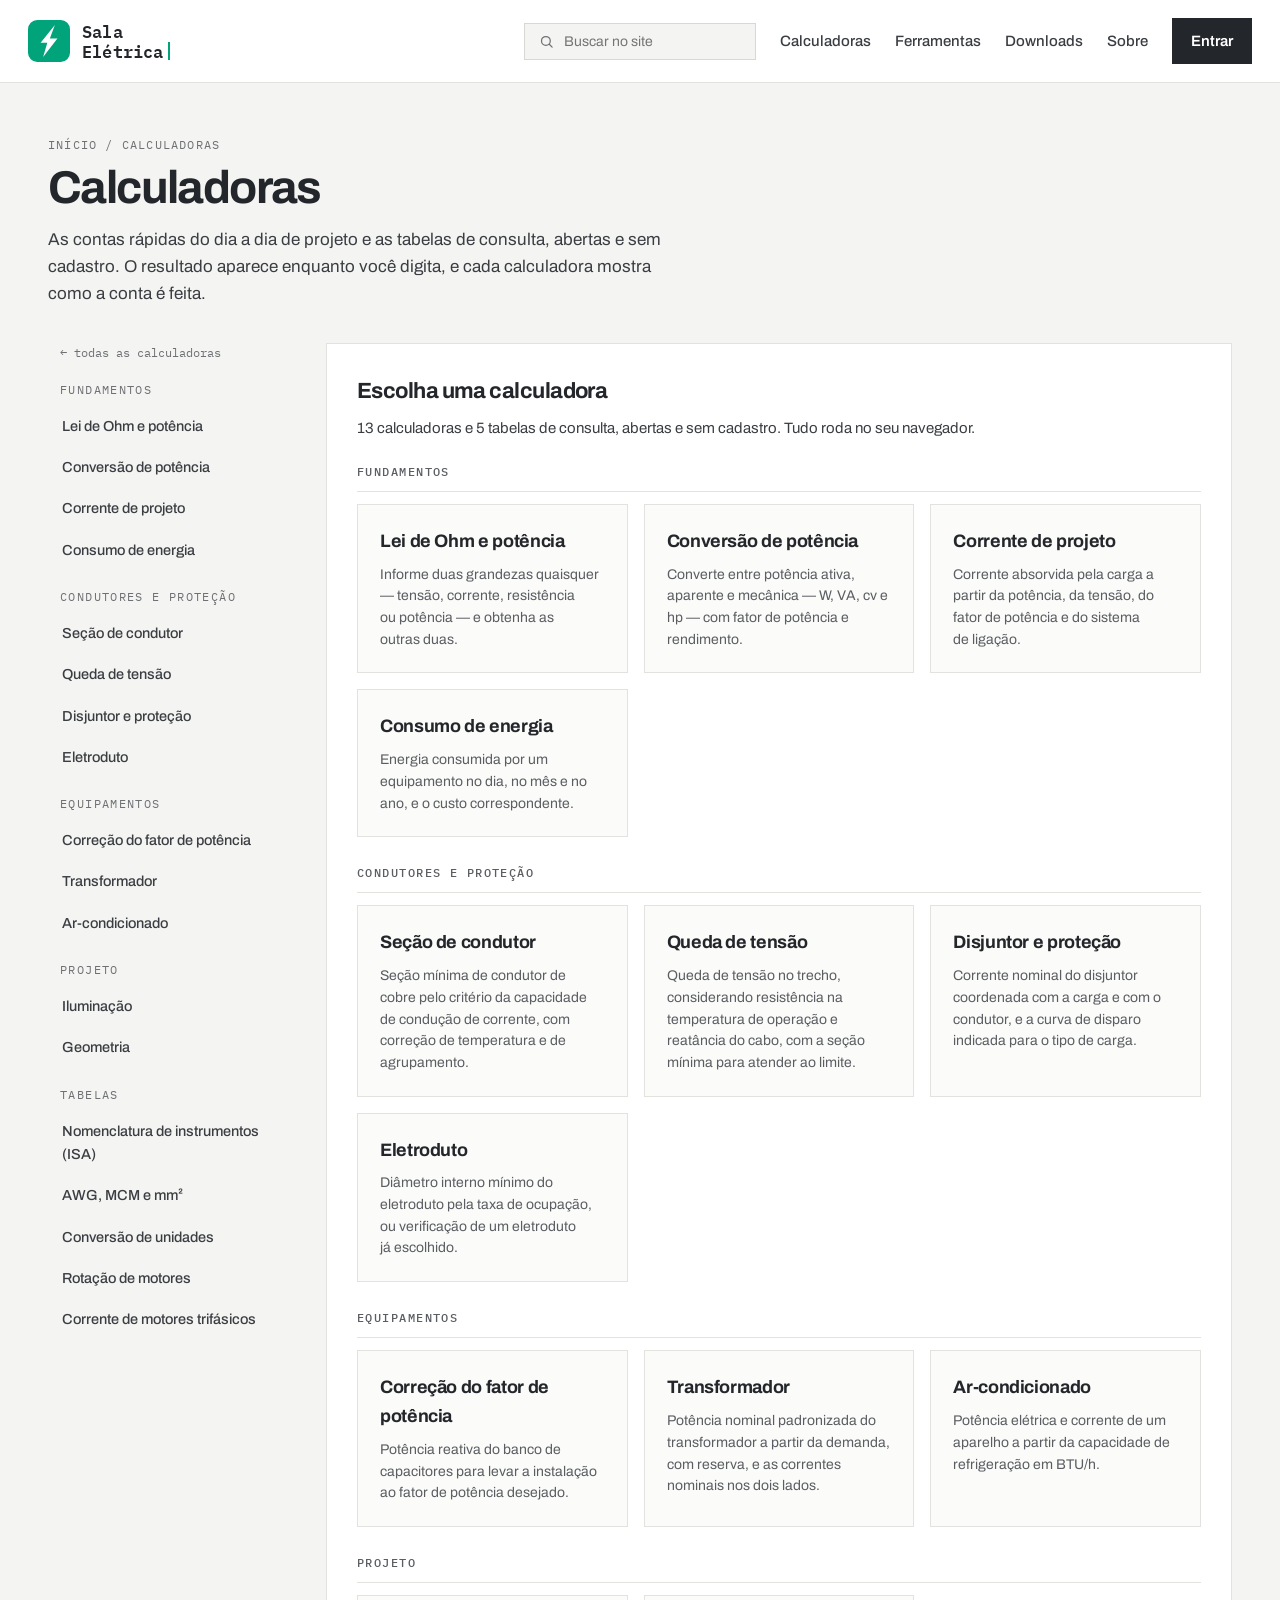
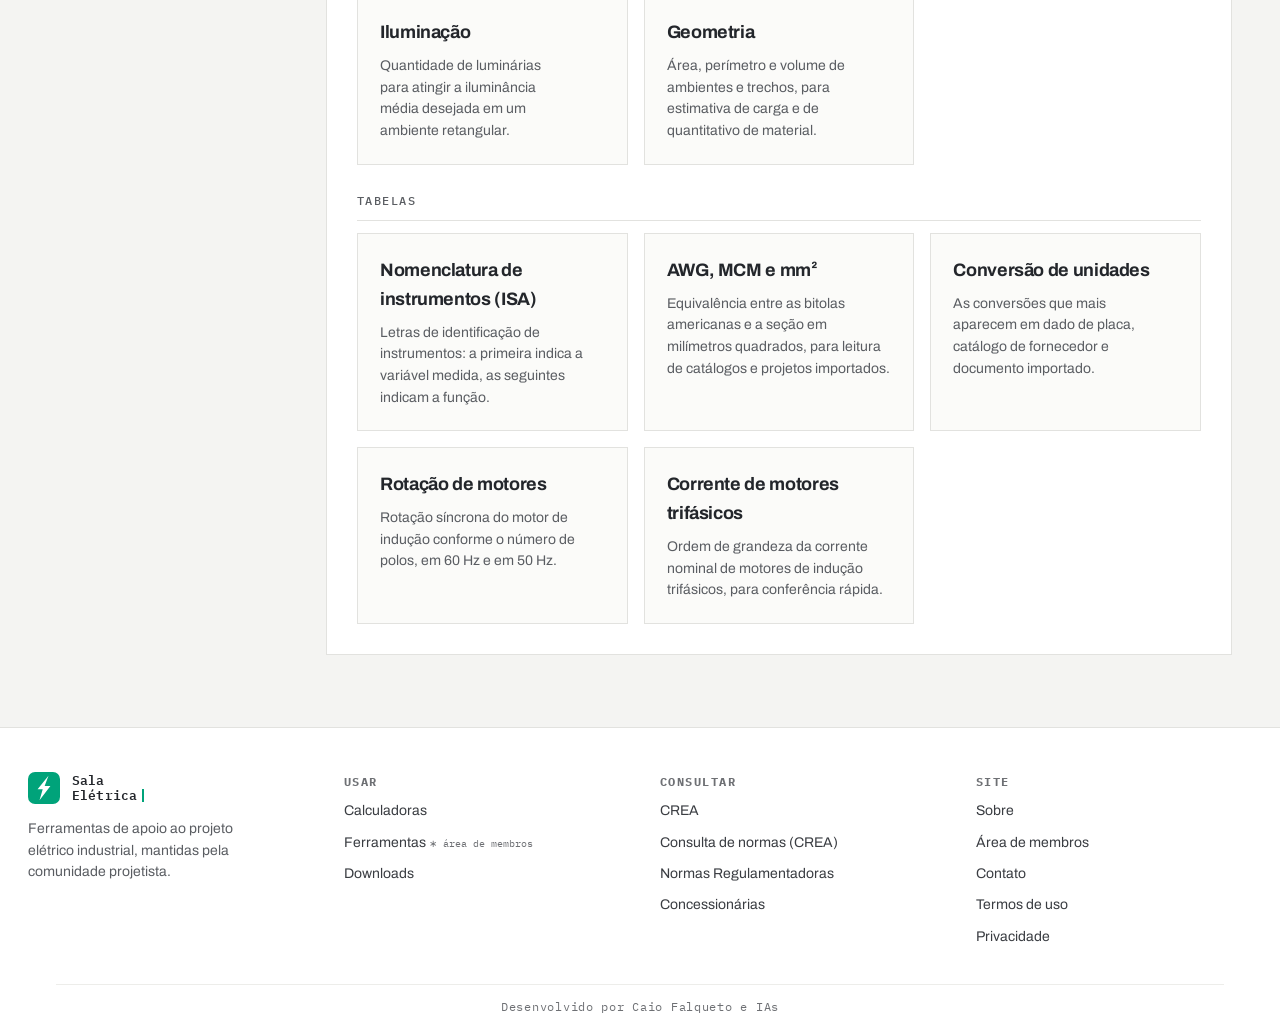
<file: calculadoras.html>
<!DOCTYPE html>
<html lang="pt-BR">
<head>
<meta charset="UTF-8">
<meta name="viewport" content="width=device-width, initial-scale=1">
<title>Calculadoras — Sala Elétrica</title>
<meta name="description" content="Calculadoras e tabelas abertas para projeto elétrico: seção de condutor e queda de tensão pela NBR 5410, disjuntor, eletroduto, transformador, equivalência AWG e MCM, conversão de unidades e corrente de motores.">
<meta name="theme-color" content="#00795A">
<link rel="icon" href="/favicon.svg" type="image/svg+xml">
<link rel="icon" href="/favicon.ico" sizes="any">
<link rel="apple-touch-icon" href="/apple-touch-icon.png">
<link rel="preconnect" href="https://fonts.googleapis.com">
<link rel="preconnect" href="https://fonts.gstatic.com" crossorigin>
<link href="https://fonts.googleapis.com/css2?family=Archivo:wght@400;500;600;700;800&family=IBM+Plex+Mono:wght@400;500;600&display=swap" rel="stylesheet">
<link rel="stylesheet" href="/estilo.css">
<style>
  .calc-layout{
    max-width:var(--largura);margin:0 auto;padding:0 var(--respiro) 72px;
    display:grid;grid-template-columns:250px minmax(0,1fr);gap:28px;align-items:start;
  }
  /* Navegacao lateral */
  .calc-nav{position:sticky;top:20px;display:flex;flex-direction:column;gap:18px}
  .nav-grupo{display:flex;flex-direction:column;gap:2px}
  .nav-grupo > span{
    font-family:var(--mono);font-size:11.5px;letter-spacing:.12em;text-transform:uppercase;
    color:var(--cinza);padding:0 12px 6px;
  }
  .nav-item{
    display:block;padding:8px 12px;border-left:2px solid transparent;
    color:var(--grafite);font-size:14.5px;font-weight:500;
  }
  .nav-item:hover{color:var(--tinta-forte);background:var(--branco)}
  .nav-item.ativo{border-left-color:var(--verde);background:var(--branco);color:var(--verde);font-weight:600}
  .nav-inicio{font-family:var(--mono);font-size:12px;color:var(--cinza);padding:0 12px}
  .nav-inicio:hover{color:var(--verde)}
  .seletor-movel{display:none}

  /* Painel */
  .painel-calc{background:var(--branco);border:1px solid var(--linha);padding:30px}
  .painel-calc h2{margin:0;font-size:clamp(22px,2.6vw,30px);font-weight:700;letter-spacing:-.03em}
  .cabeca-calc{display:flex;flex-wrap:wrap;align-items:center;gap:12px;margin-bottom:8px}
  .selo-norma{
    font-family:var(--mono);font-size:11px;font-weight:600;letter-spacing:.06em;
    color:var(--verde);background:var(--verde-fundo);border:1px solid var(--verde-linha);
    padding:3px 8px;
  }
  .resumo-calc{margin:0 0 26px;font-size:15.5px;color:var(--grafite);max-width:68ch;text-wrap:pretty}

  .form-calc{display:grid;grid-template-columns:repeat(auto-fill,minmax(210px,1fr));gap:18px 20px}
  .campo{display:flex;flex-direction:column;gap:6px}
  .campo.largo{grid-column:1/-1}
  .campo[hidden]{display:none}
  .campo label{
    font-family:var(--mono);font-size:11.5px;font-weight:500;letter-spacing:.06em;
    text-transform:uppercase;color:var(--grafite-2);
  }
  .entrada{display:flex;align-items:stretch;border:1px solid var(--borda-campo);background:var(--branco)}
  .entrada:focus-within{border-color:var(--verde);box-shadow:0 0 0 1px var(--verde)}
  .entrada input,.entrada select{
    flex:1;min-width:0;border:none;outline:none;background:transparent;
    padding:11px 12px;font-family:var(--texto);font-size:15px;color:var(--tinta);
  }
  .entrada select{cursor:pointer;width:100%;max-width:100%}
  .entrada .un{
    display:flex;align-items:center;padding:0 12px;
    background:var(--fundo);border-left:1px solid var(--linha);
    font-family:var(--mono);font-size:12.5px;color:var(--grafite-2);white-space:nowrap;
  }
  .campo small{font-size:12.5px;line-height:1.45;color:var(--cinza)}

  /* Resultado */
  .resultado{
    margin-top:28px;padding:22px 24px;
    background:var(--verde-fundo);border:1px solid var(--verde-linha);border-left:4px solid var(--verde);
  }
  .res-rotulo{font-family:var(--mono);font-size:11.5px;letter-spacing:.1em;text-transform:uppercase;color:var(--grafite-2)}
  .res-valor{
    display:flex;align-items:baseline;gap:8px;margin:4px 0 0;
    font-size:clamp(30px,4vw,40px);font-weight:700;letter-spacing:-.03em;color:var(--tinta-forte);
  }
  .res-valor small{font-size:18px;font-weight:600;color:var(--grafite)}
  .res-linhas{width:100%;border-collapse:collapse;margin-top:16px}
  .res-linhas td{padding:8px 0;border-top:1px solid var(--verde-linha);font-size:14.5px;vertical-align:top}
  .res-linhas td:first-child{color:var(--grafite);padding-right:16px}
  .res-linhas td:last-child{text-align:right;font-weight:600;color:var(--tinta);font-variant-numeric:tabular-nums}
  .situacao{margin:14px 0 0;padding:11px 14px;font-size:14px;line-height:1.5;font-weight:500}
  .situacao.ok{background:var(--branco);color:var(--verde);border:1px solid var(--verde-linha)}
  .situacao.alerta{background:#FFF7E6;color:#8A5A00;border:1px solid #F0D9A8}
  .situacao.erro{background:#FDF1F0;color:#9B322B;border:1px solid #E7B9B5}
  .situacao.espera{background:transparent;color:var(--grafite-2);padding:0;font-weight:400}
  .resultado.vazio{background:var(--quase-branco);border-color:var(--linha);border-left-color:var(--borda-campo)}

  details.formula{margin-top:22px;border-top:1px solid var(--linha);padding-top:14px}
  details.formula summary{
    cursor:pointer;font-family:var(--mono);font-size:12px;letter-spacing:.08em;
    text-transform:uppercase;color:var(--grafite-2);
  }
  details.formula summary:hover{color:var(--verde)}
  details.formula p{margin:10px 0 0;font-size:14px;line-height:1.6;color:var(--grafite)}
  .aviso-calc{margin:18px 0 0;font-size:12.5px;line-height:1.55;color:var(--cinza)}
  .aviso-calc a{border-bottom:1px solid var(--verde-linha)}

  /* Visao geral */
  .visao h2{margin:0 0 6px;font-size:22px;font-weight:700;letter-spacing:-.025em}
  .visao > p{margin:0 0 22px;color:var(--grafite);font-size:15px}
  .visao-grupo{margin-top:26px}
  .visao-grupo:first-of-type{margin-top:0}
  .visao-grupo h3{
    margin:0 0 12px;padding-bottom:10px;border-bottom:1px solid var(--linha);
    font-family:var(--mono);font-size:12px;letter-spacing:.12em;text-transform:uppercase;
    color:var(--grafite-2);font-weight:500;
  }
  .visao .grade{padding-top:0;grid-template-columns:repeat(auto-fill,minmax(230px,1fr))}
  .visao .cartao{background:var(--quase-branco)}

  @media (max-width:860px){
    /* minmax(0,1fr) impede que o select cresça além da tela */
    .calc-layout{grid-template-columns:minmax(0,1fr);gap:16px}
    .calc-nav{display:none}
    .seletor-movel{display:block}
    .painel-calc{padding:22px 18px}
  }
</style>
</head>
<body>

<header class="topo">
  <a class="marca" href="/">
    <svg width="42" height="42" viewBox="0 0 100 100" role="img" aria-label="Sala Elétrica">
      <path d="M22 0 H78 A22 22 0 0 1 100 22 V78 A22 22 0 0 1 78 100 H22 A22 22 0 0 1 0 78 V22 A22 22 0 0 1 22 0 Z M64 12 L30 54 H46 L36 88 L70 44 H52 Z" fill="#00A37A" fill-rule="evenodd"/>
    </svg>
    <span class="marca-texto">
      <span>Sala</span>
      <span class="marca-linha2"><span>Elétrica</span><span class="marca-cursor"></span></span>
    </span>
  </a>

  <nav class="menu">
    <label class="busca">
      <svg width="15" height="15" viewBox="0 0 24 24" fill="none" stroke="#6E7074" stroke-width="2" aria-hidden="true">
        <circle cx="11" cy="11" r="7"/>
        <path d="M16.5 16.5 L21 21" stroke-linecap="round"/>
      </svg>
      <input type="search" placeholder="Buscar no site" aria-label="Buscar no site">
    </label>
    <a href="/calculadoras">Calculadoras</a>
    <a href="/ferramentas">Ferramentas</a>
    <a href="/downloads">Downloads</a>
    <a href="/sobre">Sobre</a>
    <span class="acesso" id="acesso"><a class="botao botao-escuro" href="/login" style="padding:10px 18px">Entrar</a></span>
  </nav>
</header>

<div class="capa">
  <div class="trilha"><a href="/">Início</a> / Calculadoras</div>
  <h1 id="calculadoras">Calculadoras</h1>
  <p>
    As contas rápidas do dia a dia de projeto e as tabelas de consulta, abertas e sem
    cadastro. O resultado aparece enquanto você digita, e cada calculadora mostra como
    a conta é feita.
  </p>
</div>

<section class="calc-layout" id="calculadoras">
  <nav class="calc-nav" id="navCalc" aria-label="Calculadoras">
    <a class="nav-inicio" href="#">← todas as calculadoras</a>
  </nav>
  <div>
    <div class="seletor-movel">
      <div class="entrada"><select id="seletorCalc" aria-label="Escolha a calculadora"><option value="">Todas as calculadoras</option></select></div>
    </div>
    <div class="painel-calc" id="painel"></div>
  </div>
</section>

<footer class="rodape">
  <div class="rodape-grade">

    <div class="rodape-sobre">
      <a class="marca" href="/">
        <svg width="32" height="32" viewBox="0 0 100 100" aria-hidden="true">
          <path d="M22 0 H78 A22 22 0 0 1 100 22 V78 A22 22 0 0 1 78 100 H22 A22 22 0 0 1 0 78 V22 A22 22 0 0 1 22 0 Z M64 12 L30 54 H46 L36 88 L70 44 H52 Z" fill="#00A37A" fill-rule="evenodd"/>
        </svg>
        <span class="marca-texto" style="font-size:13px">
          <span>Sala</span>
          <span class="marca-linha2"><span>Elétrica</span><span class="marca-cursor"></span></span>
        </span>
      </a>
      <p>Ferramentas de apoio ao projeto elétrico industrial, mantidas pela comunidade projetista.</p>
    </div>

    <div class="rodape-coluna">
      <span class="rodape-titulo">Usar</span>
      <a href="#calculadoras">Calculadoras</a>
      <a href="#ferramentas">Ferramentas <span class="nota-membros">∗ área de membros</span></a>
      <a href="#downloads">Downloads</a>
    </div>

    <div class="rodape-coluna">
      <span class="rodape-titulo">Consultar</span>
      <a href="https://www.confea.org.br/sistema-profissional/creas" target="_blank" rel="noopener">CREA</a>
      <a href="https://www.abntcatalogo.com.br/confea/" target="_blank" rel="noopener">Consulta de normas (CREA)</a>
      <a href="https://www.gov.br/trabalho-e-emprego/pt-br/assuntos/inspecao-do-trabalho/seguranca-e-saude-no-trabalho/ctpp-nrs/normas-regulamentadoras-nrs" target="_blank" rel="noopener">Normas Regulamentadoras</a>
      <a href="/concessionarias">Concessionárias</a>
    </div>

    <div class="rodape-coluna">
      <span class="rodape-titulo">Site</span>
      <a href="/sobre">Sobre</a>
      <a href="/login">Área de membros</a>
      <a href="mailto:contato@salaeletrica.com.br">Contato</a>
      <a href="/termos">Termos de uso</a>
      <a href="/privacidade">Privacidade</a>
    </div>

  </div>

  <div class="assinatura">
    <div>Desenvolvido por Caio Falqueto e IAs</div>
  </div>
</footer>

<script src="/calculadoras.js"></script>
<script>
(() => {
  const { CALCULADORAS, TABELAS, num } = window.SalaCalc;
  const ITENS = [...CALCULADORAS, ...TABELAS];
  const painel = document.getElementById('painel');
  const nav = document.getElementById('navCalc');
  const seletor = document.getElementById('seletorCalc');
  const grupos = [...new Set(ITENS.map(c => c.grupo))];
  const esc = s => String(s).replace(/[&<>"]/g, c => ({ '&': '&amp;', '<': '&lt;', '>': '&gt;', '"': '&quot;' }[c]));

  /* Navegacao lateral e seletor do celular */
  nav.insertAdjacentHTML('beforeend', grupos.map(g => `
    <div class="nav-grupo"><span>${esc(g)}</span>
      ${ITENS.filter(c => c.grupo === g).map(c =>
        `<a class="nav-item" href="#${c.id}" data-id="${c.id}">${esc(c.titulo)}</a>`).join('')}
    </div>`).join(''));
  seletor.insertAdjacentHTML('beforeend', grupos.map(g => `
    <optgroup label="${esc(g)}">
      ${ITENS.filter(c => c.grupo === g).map(c => `<option value="${c.id}">${esc(c.titulo)}</option>`).join('')}
    </optgroup>`).join(''));
  seletor.addEventListener('change', () => { location.hash = seletor.value || ''; });

  function visaoGeral() {
    painel.innerHTML = `<div class="visao">
      <h2>Escolha uma calculadora</h2>
      <p>${CALCULADORAS.length} calculadoras e ${TABELAS.length} tabelas de consulta, abertas e sem cadastro. Tudo roda no seu navegador.</p>
      ${grupos.map(g => `<div class="visao-grupo"><h3>${esc(g)}</h3><div class="grade">
        ${ITENS.filter(c => c.grupo === g).map(c => `
          <a class="cartao" href="#${c.id}">
            <span class="cartao-titulo">${esc(c.titulo)}</span>
            <span class="cartao-texto">${esc(c.resumo)}</span>
          </a>`).join('')}
      </div></div>`).join('')}
    </div>`;
  }

  function campoHTML(f) {
    const ctrl = f.tipo === 'opcao'
      ? `<select id="f-${f.id}">${f.opcoes.map(([v, r]) =>
          `<option value="${esc(v)}"${String(f.padrao) === String(v) ? ' selected' : ''}>${esc(r)}</option>`).join('')}</select>`
      : `<input id="f-${f.id}" type="text" inputmode="decimal" autocomplete="off" value="${esc(f.padrao ?? '')}">`;
    return `<div class="campo${f.largo ? ' largo' : ''}" data-campo="${f.id}">
      <label for="f-${f.id}">${esc(f.rotulo)}</label>
      <div class="entrada">${ctrl}${f.unidade ? `<span class="un">${esc(f.unidade)}</span>` : ''}</div>
      ${f.dica ? `<small>${esc(f.dica)}</small>` : ''}
    </div>`;
  }

  function mostrar(calc) {
    painel.innerHTML = `
      <div class="cabeca-calc"><h2>${esc(calc.titulo)}</h2>${calc.norma ? `<span class="selo-norma">${esc(calc.norma)}</span>` : ''}</div>
      <p class="resumo-calc">${esc(calc.resumo)}</p>
      <form class="form-calc" id="form" novalidate onsubmit="return false">${calc.campos.map(campoHTML).join('')}</form>
      <div class="resultado" id="res" aria-live="polite"></div>
      <details class="formula"><summary>Como é calculado</summary>${calc.formula}</details>
      <p class="aviso-calc">Resultado preliminar, para apoio ao projeto. Confira antes de usar em qualquer entregável técnico — a responsabilidade técnica é do profissional que assina a ART. <a href="/termos">Termos de uso</a>.</p>`;
    const form = document.getElementById('form');
    const atualizar = () => {
      const v = {};
      for (const f of calc.campos) {
        const el = document.getElementById('f-' + f.id);
        v[f.id] = f.tipo === 'opcao' ? el.value : num(el.value);
      }
      for (const f of calc.campos)
        form.querySelector(`[data-campo="${f.id}"]`).hidden = f.visivel ? !f.visivel(v) : false;
      render(calc.calcular(v));
    };
    form.addEventListener('input', atualizar);
    form.addEventListener('change', atualizar);
    atualizar();
  }

  function mostrarTabela(t) {
    painel.innerHTML = `
      <div class="cabeca-calc"><h2>${esc(t.titulo)}</h2></div>
      <p class="resumo-calc">${esc(t.resumo)}</p>
      ${t.busca ? `<div class="busca-tabela"><div class="entrada"><input id="filtro" type="search" placeholder="Filtrar" aria-label="Filtrar a tabela"></div></div>` : ''}
      ${t.blocos.map((b, i) => `
        <div class="bloco-tabela" data-bloco="${i}">
          <h3>${esc(b.titulo)}</h3>
          <div class="rolagem"><table class="tabela-dados${b.quebra ? ' quebra' : ''}">
            <thead><tr>${b.colunas.map(c => `<th>${esc(c)}</th>`).join('')}</tr></thead>
            <tbody>${b.linhas.map(l => `<tr>${l.map(c => `<td>${esc(c)}</td>`).join('')}</tr>`).join('')}</tbody>
          </table></div>
          <p class="vazio-busca" hidden>Nada encontrado neste bloco.</p>
        </div>`).join('')}
      ${t.nota ? `<p class="nota-tabela">${esc(t.nota)}</p>` : ''}`;
    const filtro = document.getElementById('filtro');
    if (filtro) filtro.addEventListener('input', () => {
      const termo = filtro.value.trim().toLowerCase();
      painel.querySelectorAll('.bloco-tabela').forEach(bloco => {
        let visiveis = 0;
        bloco.querySelectorAll('tbody tr').forEach(tr => {
          const achou = !termo || tr.textContent.toLowerCase().includes(termo);
          tr.hidden = !achou; if (achou) visiveis++;
        });
        bloco.querySelector('.vazio-busca').hidden = visiveis > 0;
        bloco.querySelector('.rolagem').hidden = visiveis === 0;
      });
    });
  }

  function render(r) {
    const caixa = document.getElementById('res');
    let h = '';
    if (r.principal) {
      const [rot, val, un] = r.principal;
      h += `<div class="res-rotulo">${esc(rot)}</div><div class="res-valor">${esc(val)}${un ? `<small>${esc(un)}</small>` : ''}</div>`;
    }
    if (r.linhas && r.linhas.length)
      h += `<table class="res-linhas">${r.linhas.map(([a, b]) => `<tr><td>${esc(a)}</td><td>${esc(b)}</td></tr>`).join('')}</table>`;
    if (r.situacao) h += `<p class="situacao ${r.situacao.tipo}">${esc(r.situacao.texto)}</p>`;
    caixa.className = 'resultado' + (r.principal ? '' : ' vazio');
    caixa.innerHTML = h;
  }

  function rota() {
    const id = decodeURIComponent(location.hash.slice(1));
    const item = ITENS.find(c => c.id === id);
    nav.querySelectorAll('.nav-item').forEach(a => a.classList.toggle('ativo', a.dataset.id === id));
    seletor.value = item ? id : '';
    if (!item) { visaoGeral(); document.title = 'Calculadoras — Sala Elétrica'; return; }
    item.campos ? mostrar(item) : mostrarTabela(item);
    document.title = item.titulo + ' — Calculadoras — Sala Elétrica';
  }
  window.addEventListener('hashchange', () => {
    rota();
    const topo = document.getElementById('calculadoras').getBoundingClientRect().top + scrollY - 12;
    if (scrollY > topo) scrollTo({ top: topo, behavior: 'smooth' });
  });
  rota();
})();
</script>

<script src="/busca.js" defer></script>
<script type="module" src="/sessao.js"></script>
</body>
</html>
</file>
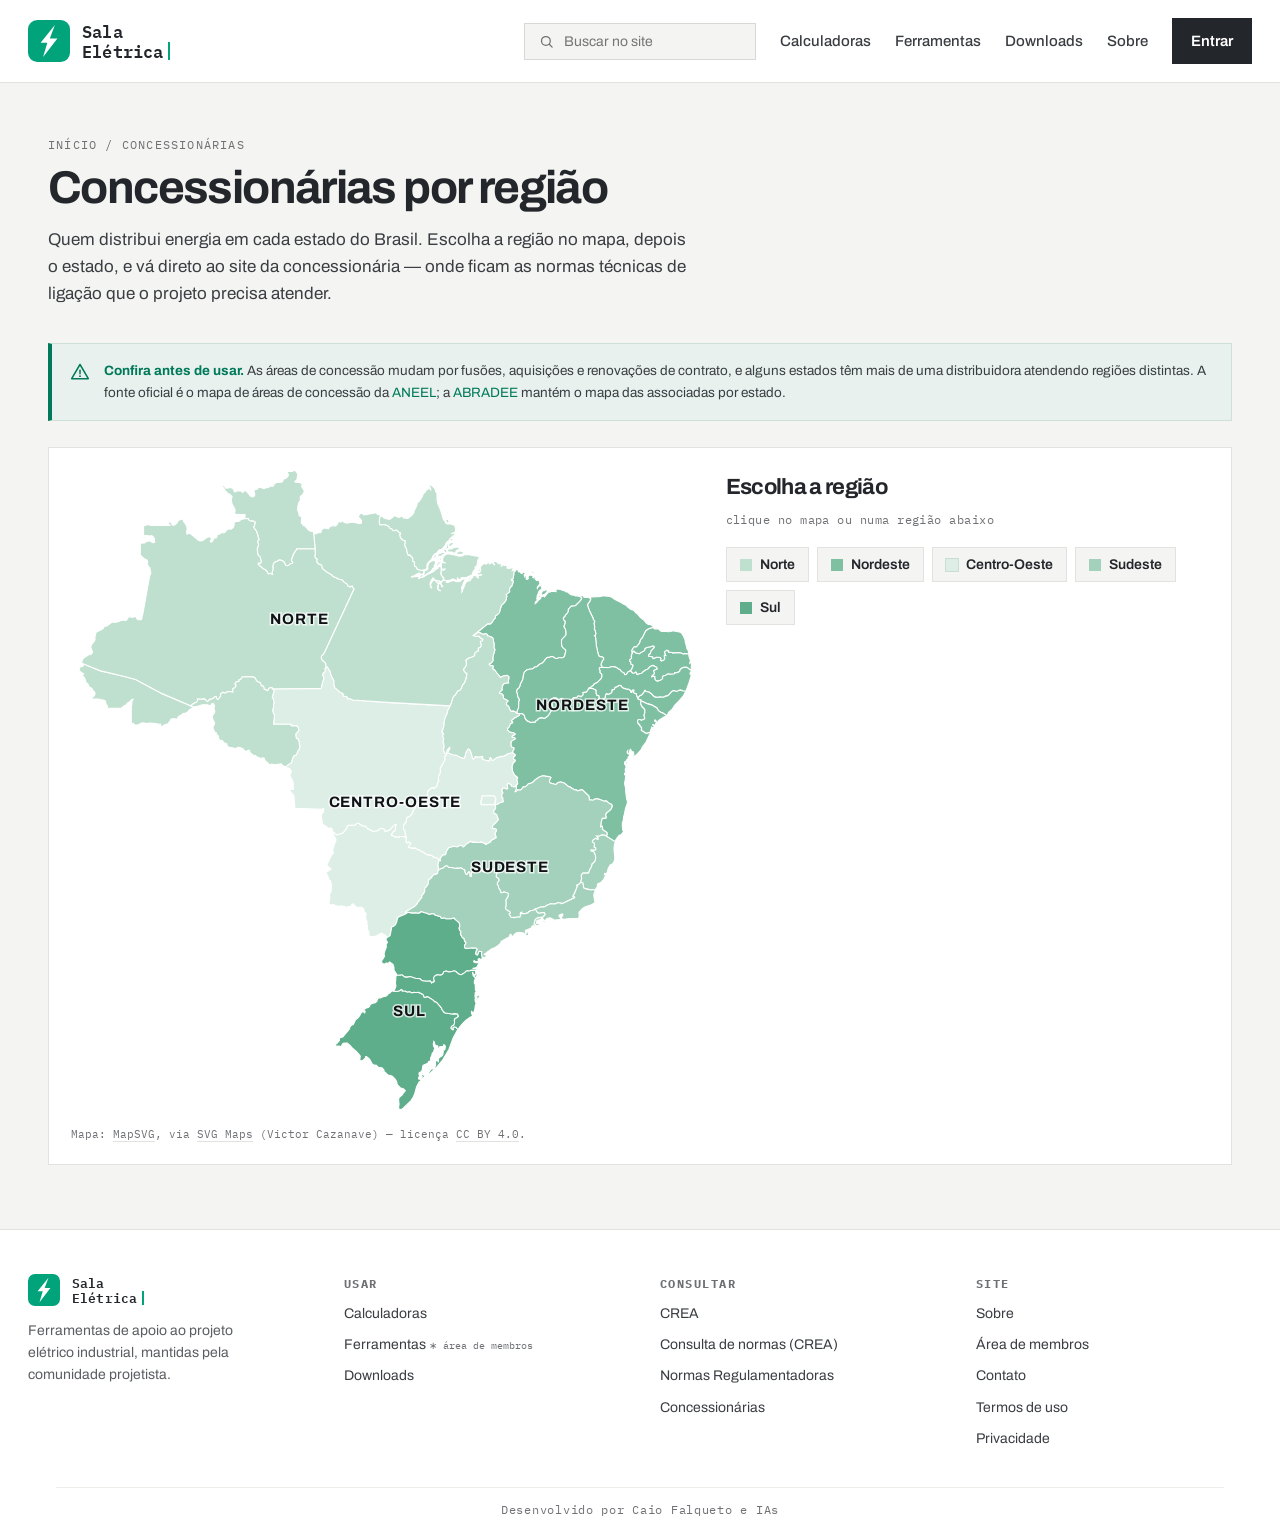
<file: concessionarias.html>
<!DOCTYPE html>
<html lang="pt-BR">
<head>
<meta charset="UTF-8">
<meta name="viewport" content="width=device-width, initial-scale=1">
<title>Concessionárias por região — Sala Elétrica</title>
<meta name="description" content="Mapa das distribuidoras de energia elétrica por região e estado do Brasil, com acesso direto ao site de cada concessionária.">
<meta name="theme-color" content="#00795A">
<link rel="icon" href="/favicon.svg" type="image/svg+xml">
<link rel="icon" href="/favicon.ico" sizes="any">
<link rel="apple-touch-icon" href="/apple-touch-icon.png">
<link rel="preconnect" href="https://fonts.googleapis.com">
<link rel="preconnect" href="https://fonts.gstatic.com" crossorigin>
<link href="https://fonts.googleapis.com/css2?family=Archivo:wght@400;500;600;700&family=IBM+Plex+Mono:wght@400;500;600&display=swap" rel="stylesheet">
<link rel="stylesheet" href="/estilo.css">
<style>
  .mapa-caixa{background:var(--branco);border:1px solid var(--linha);padding:22px}
  .mapa-layout{
    display:grid;gap:26px;align-items:start;
    grid-template-columns:minmax(0,1.3fr) minmax(280px,1fr);
  }
  .moldura{position:relative;aspect-ratio:613/639;width:100%;max-height:640px;overflow:hidden}
  #mapa{width:100%;height:100%;display:block;overflow:hidden}

  /* Cores por regiao — tons da paleta do site, alternados para separar vizinhas */
  #mapa path{
    stroke:#FFFFFF;stroke-width:1.1;vector-effect:non-scaling-stroke;
    cursor:pointer;outline:none;
    transition:fill .18s ease,opacity .18s ease;
  }
  #mapa path[data-regiao="norte"]{fill:#BFDFCF}
  #mapa path[data-regiao="nordeste"]{fill:#7FC0A3}
  #mapa path[data-regiao="centro-oeste"]{fill:#DCEEE5}
  #mapa path[data-regiao="sudeste"]{fill:#A3D1BC}
  #mapa path[data-regiao="sul"]{fill:#5EAD8B}

  #mapa path.destaque{fill:#00A37A}
  #mapa path:focus-visible{fill:#00A37A}

  /* Com zoom: regioes fora do foco ficam neutras */
  #mapa.zoom path:not(.na-regiao){fill:#E9E9E5;cursor:pointer}
  #mapa.zoom path:not(.na-regiao):hover{fill:#DADAD5}
  #mapa.zoom path.na-regiao:hover{fill:#00A37A}
  #mapa.zoom path.escolhido,#mapa.zoom path.escolhido:hover{fill:#00795A}

  .rotulo{
    font-family:'IBM Plex Mono',ui-monospace,monospace;font-weight:600;
    fill:#101215;text-anchor:middle;dominant-baseline:central;
    pointer-events:none;opacity:0;transition:opacity .2s ease;
  }
  #mapa.zoom .rotulo.na-regiao{opacity:1}
  #mapa.zoom .rotulo.escolhido{fill:#FFFFFF}

  .nome-regiao{
    font-family:'Archivo',Helvetica,sans-serif;font-weight:700;font-size:15px;
    fill:#101215;text-anchor:middle;dominant-baseline:central;
    letter-spacing:.06em;text-transform:uppercase;
    pointer-events:none;transition:opacity .2s ease;
    paint-order:stroke;stroke:rgba(255,255,255,.75);stroke-width:3px;
  }
  #mapa.zoom .nome-regiao{opacity:0}

  /* Painel lateral */
  .painel-mapa h2{margin:0 0 6px;font-size:22px;font-weight:700;letter-spacing:-.03em}
  .painel-mapa .dica{
    margin:0 0 18px;font-family:var(--mono);font-size:11.5px;
    color:var(--cinza);letter-spacing:.04em;
  }
  .chips{display:flex;flex-wrap:wrap;gap:8px}
  .chips[hidden]{display:none}
  .chip{
    display:inline-flex;align-items:center;gap:8px;
    padding:9px 13px;background:var(--fundo);
    border:1px solid var(--linha);
    font-family:var(--texto);font-size:14px;font-weight:600;color:var(--tinta);
    cursor:pointer;
  }
  .chip:hover{border-color:var(--verde);color:var(--verde)}
  .chip.ativo{background:var(--verde);border-color:var(--verde);color:var(--branco)}
  .chip b{font-family:var(--mono);font-weight:600}
  .amostra{width:12px;height:12px;flex:none}
  .a-norte{background:#BFDFCF}.a-nordeste{background:#7FC0A3}
  .a-centro-oeste{background:#DCEEE5;outline:1px solid #C9DDD2}
  .a-sudeste{background:#A3D1BC}.a-sul{background:#5EAD8B}

  .voltar-mapa{
    display:none;align-items:center;gap:7px;margin-bottom:16px;
    background:none;border:1px solid var(--borda-campo);
    padding:7px 13px;font-family:var(--texto);font-size:13.5px;font-weight:500;
    color:var(--grafite);cursor:pointer;
  }
  .voltar-mapa:hover{border-color:var(--verde);color:var(--verde)}
  .voltar-mapa.visivel{display:inline-flex}

  .estado-escolhido{display:none;margin-top:22px;padding-top:20px;border-top:1px solid var(--linha)}
  .estado-escolhido.visivel{display:block;animation:surge .22s ease}
  @keyframes surge{from{opacity:0;transform:translateY(6px)}to{opacity:1;transform:none}}
  .estado-escolhido h3{margin:0 0 3px;font-size:19px;font-weight:700;letter-spacing:-.025em}
  .estado-escolhido .quantas{display:block;margin-bottom:12px;font-family:var(--mono);font-size:11.5px;color:var(--cinza)}
  .dist{
    display:flex;align-items:center;justify-content:space-between;gap:12px;
    padding:13px 15px;margin-bottom:8px;
    background:var(--branco);border:1px solid var(--linha);
    color:var(--tinta);font-size:15px;font-weight:600;
  }
  .dist:hover{border-color:var(--verde);color:var(--verde)}
  .dist svg{flex:none;opacity:.5}
  .dist:hover svg{opacity:1}

  .credito{
    margin:16px 0 0;font-family:var(--mono);font-size:10.5px;color:var(--cinza);
  }
  .credito a{color:var(--cinza);border-bottom:1px solid var(--linha)}

  @media (max-width:860px){
    .mapa-layout{grid-template-columns:1fr}
    .moldura{max-height:none}
  }
  @media (max-width:560px){.mapa-caixa{padding:14px}}
  @media (prefers-reduced-motion:reduce){
    .estado-escolhido.visivel{animation:none}
  }
</style>
</head>
<body>

<header class="topo">
  <a class="marca" href="/">
    <svg width="42" height="42" viewBox="0 0 100 100" role="img" aria-label="Sala Elétrica">
      <path d="M22 0 H78 A22 22 0 0 1 100 22 V78 A22 22 0 0 1 78 100 H22 A22 22 0 0 1 0 78 V22 A22 22 0 0 1 22 0 Z M64 12 L30 54 H46 L36 88 L70 44 H52 Z" fill="#00A37A" fill-rule="evenodd"/>
    </svg>
    <span class="marca-texto">
      <span>Sala</span>
      <span class="marca-linha2"><span>Elétrica</span><span class="marca-cursor"></span></span>
    </span>
  </a>

  <nav class="menu">
    <label class="busca">
      <svg width="15" height="15" viewBox="0 0 24 24" fill="none" stroke="#6E7074" stroke-width="2" aria-hidden="true">
        <circle cx="11" cy="11" r="7"/>
        <path d="M16.5 16.5 L21 21" stroke-linecap="round"/>
      </svg>
      <input type="search" placeholder="Buscar no site" aria-label="Buscar no site">
    </label>
    <a href="/calculadoras">Calculadoras</a>
    <a href="/ferramentas">Ferramentas</a>
    <a href="/downloads">Downloads</a>
    <a href="/sobre">Sobre</a>
    <span class="acesso" id="acesso"><a class="botao botao-escuro" href="/login" style="padding:10px 18px">Entrar</a></span>
  </nav>
</header>

<div class="capa">
  <div class="trilha"><a href="/">Início</a> / Concessionárias</div>
  <h1 id="concessionarias-por-regiao">Concessionárias por região</h1>
  <p>
    Quem distribui energia em cada estado do Brasil. Escolha a região no mapa, depois o
    estado, e vá direto ao site da concessionária — onde ficam as normas técnicas de
    ligação que o projeto precisa atender.
  </p>
</div>

<section class="faixa-conteudo">

  <div class="alerta" role="note" style="margin-bottom:26px">
    <svg width="20" height="20" viewBox="0 0 24 24" fill="none" aria-hidden="true">
      <path d="M12 3 L22 20 H2 Z" stroke="#00795A" stroke-width="1.8" stroke-linejoin="round"/>
      <path d="M12 10 v4" stroke="#00795A" stroke-width="1.8" stroke-linecap="round"/>
      <circle cx="12" cy="17" r="1.1" fill="#00795A"/>
    </svg>
    <p>
      <strong>Confira antes de usar.</strong>
      As áreas de concessão mudam por fusões, aquisições e renovações de contrato, e
      alguns estados têm mais de uma distribuidora atendendo regiões distintas. A fonte
      oficial é o mapa de áreas de concessão da
      <a href="https://www.gov.br/aneel/pt-br" target="_blank" rel="noopener">ANEEL</a>;
      a <a href="https://www.abradee.org.br" target="_blank" rel="noopener">ABRADEE</a>
      mantém o mapa das associadas por estado.
    </p>
  </div>

  <div class="mapa-caixa">
    <div class="mapa-layout">

      <div>
        <div class="moldura">
          <svg id="mapa" viewBox="0 0 613 639" role="group" aria-label="Mapa do Brasil por estados e regiões">
            <g id="estados">
      <path id="uf-ac" data-uf="ac" data-regiao="norte" tabindex="0" role="button" aria-label="Acre" d="m 30.732574,238.03114 -2.08,-0.04 0.54,-1.81 -0.21,-0.83 -0.25,-0.49 -1.25,-0.7 -0.14,-0.45 0.27,-1.15 -0.77,-1.95 -1.09,-0.64 -5.6,-1.25 -7.34,-0.19 0.27,-0.56 2.49,-2.26 0.89,-1.23 0.29,-1.2 -0.22,-1.23 -0.68,-0.91 -0.83,-0.44 -1.68,-2.95 -0.77,-0.44 -0.9,-0.19 -1.13,-1.13 -0.92,-2.38 -2,-1.53 -0.98,-3.62 -0.87,-1.64 -1.88,-1.08 -0.08,-1.17 0.81,0.1 0.42,-0.52 0.07,-0.67 -0.2,-0.42 -2.12,-0.93 -0.36,-0.66 -2.16999996,-1.89 0.04,-0.37 0.62,-0.05 0.49999996,-1.32 -0.01,-1.31 3.01,-0.39 0.5,-0.39 -0.22,-1.35 -1.17,-1.57 0,0 17.95,7.48 23.66,5.66 12.14,3.14 26.44,14.17 28.509996,12.13 0,0 2.97,1.26 0,0 -0.3,0.48 -1.57,0.66 -2.09,1.59 -2.86,2.79 -1.65,0.86 -0.66,-0.18 -1.53,0.18 -0.05,0.56 -1.92,1.3 -2.08,0.99 -1.439996,1.83 -0.44,1.18 -0.61,0.28 -1.17,-0.75 -0.76,-0.13 -2.37,0.05 -0.68,0.26 -0.63,0.45 -0.36,0.86 -2.44,3.48 -3.77,1.25 -0.84,0.69 -1.94,0.51 -1.03,0.03 0.08,-2.11 -1.36,0.2 -3.55,-0.77 -5.24,-0.47 -5.09,0.38 -0.66,-0.58 -2.27,-0.17 -3.56,1.83 -2.73,0.62 -1.68,-0.67 -1.4,-1.44 -1.64,1.16 0.04,-17.55 0.05,-1.1 0.47,-0.71 0.07,-2.35 -0.26,-0.88 0.97,-1.18 0.48,-1.14 -1.16,0.2 -2.97,2.59 -1.6,1.01 -2.06,2.38 -1.95,0.67 -0.65,1.08 -1.81,0.99 z"/>
      <path id="uf-al" data-uf="al" data-regiao="nordeste" tabindex="0" role="button" aria-label="Alagoas" d="m 562.17257,230.56114 -0.2,-0.73 -1.42,-0.78 -0.45,0.09 -1.02,-0.29 -0.54,-1.4 0,0 1.32,-1.07 0.64,-1.09 2.17,-0.76 2.38,-3.29 0.09,-0.69 0.82,-0.6 1,1.22 1.67,0.3 1.08,-0.12 2.55,2.02 1.9,2.12 1.78,1.05 1.91,0.48 2.5,-0.65 3.14,0.29 1.17,-0.11 1.86,-1.06 1.16,0.05 1.81,-1.11 2.18,-2.29 0.12,-0.45 1.55,-1.24 2,-0.24 2.24,0.85 2.56,-1.29 1.47,-0.19 1.92,0.81 2.9,0.27 0.27,0.21 0,0 -2.78,4.96 -4.55,5.13 -3.58,3.58 -3.04,4.58 -3.33,2.88 -1,2.03 -1.32,1.79 0,0 -0.6,-1.31 -3.59,-2.23 -0.46,-0.03 -1.66,-0.79 -1.76,-1.45 -1.3,-2.45 -5.42,-3.07 -3.68,-0.95 z"/>
      <path id="uf-am" data-uf="am" data-regiao="norte" tabindex="0" role="button" aria-label="Amazonas" d="m 166.08257,47.551144 0.72,0.78 0.75,0.34 0.61,0.01 1.13,-0.42 0.63,0.11 0.06,0.96 1.21,1.17 0.97,0.37 0.88,-0.21 1.36,0.11 1.95,0.95 0.49,0.66 -0.91,3.32 -0.71,1.5 2.73,3.74 1.66,4.76 0.19,2.26 0.87,1.12 0.05,0.45 -1.62,1.46 0.36,1.59 0.66,1.58 -0.77,3.04 -0.57,0.96 0.29,4.98 0.88,2.17 1.22,0.84 0.58,0.9 1.13,4.33 -0.06,0.58 -1.14,1.32 -1.84,-0.33 -0.14,1.14 5.01,4.42 0.52,0.04 1.96,1.31 1.48,1.649996 1.04,2.04 0.53,0.07 1.34,-0.42 2.36,1.04 -0.44,-2.11 0.75,-2.289996 0.25,-1.73 -0.37,-1.8 0.82,-2.97 1.02,-1.26 1.28,-0.69 2.09,-0.71 0.55,-0.89 1.6,-0.06 2.83,0.93 1.87,2.04 0.92,2.51 1.82,0.23 1.25,-0.46 1.41,-1.41 2.03,-0.55 0.42,-0.39 0.02,-0.53 -1.14,-1.41 -0.23,-0.73 0.11,-0.66 1.15,-2.64 0.07,-1.13 1.66,-3.03 2.33,-3.26 -0.03,-0.68 18.49,0.07 0,0 0.4,4.86 -0.43,1.45 0.18,2.27 0.24,0.68 1.7,0.85 0.18,0.41 -0.35,0.69 -0.05,2.11 1.83,1.99 0.36,0.19 0.7,-0.18 1.84,1.23 0.55,1.83 0.04,0.93 0.3,0.45 4.64,3.769996 4.58,2.54 0.63,0.9 1.35,1.09 1.88,0.67 2.37,1.31 2.26,0.65 1.36,0.15 1.32,0.82 0.08,0.61 1.27,1.34 2.7,1.44 1.1,2.17 1.87,0.79 0.85,-0.61 1.38,-0.35 0.19,0.48 -0.13,0.78 1.81,1.67 -29.9,64.24 -0.78,1.31 -1.45,1.13 -0.58,0.97 -0.03,1.13 0.82,2.33 0.38,0.57 1.07,0.58 1.58,1.56 0.64,1.26 0.15,1.96 0.57,0.57 0,0 -1.18,1.2 -0.2,0.61 -0.06,0.76 0.34,0.84 -0.27,1.01 -1.2,1.82 -0.86,0.64 -0.42,0.85 0.1,0.85 0.66,1.37 0.46,1.94 -1.38,4.22 -1.18,5.22 -1.21,0.73 -47.85,0.32 0,0 0.04,-0.7 -0.36,-0.38 -1.39,-0.28 -1.92,1.08 -0.54,1.74 -0.68,0.19 -3.24,-1.48 -0.68,-2.88 -0.62,-0.2 -0.98,0.13 -0.46,-0.21 -1.25,-3.27 -2.54,-0.98 -1.33,-1.27 -0.8,-1.91 -0.45,-0.49 -2.15,-1.13 -10.79,0.06 -1.38,2.56 -1.72,0.5 0.09,1.17 -0.26,0.22 -2.48,0.53 -1.19,1.59 -0.05,0.67 0.9,0.7 0.17,0.45 -0.36,1.02 -0.81,1.15 -2.06,1.21 -0.11,1.81 0.24,1.46 -3.87,-0.46 -2.13,0.38 -1.2,1.07 -1.79,-0.1 -0.84,-0.55 -0.46,-0.02 -1.75,1.26 -0.53,0.84 0.26,1.75 -2.54,3.16 -0.68,0.08 -0.68,-0.53 -0.64,-2.26 -0.38,-0.09 -1.84,1.02 -1.3,1.21 -1.37,0.39 -0.77,-0.13 -1.08,0.5 -0.41,0.53 -0.13,0.72 -1.22,0.79 -0.37,0.02 -2.31,-2.33 -0.72,-0.37 -2.87,0.33 -3.96,-0.26 0.16,1.29 -0.15,0.56 -1.55,1.81 -1.92,0.58 -3.26,2.56 0,0 -28.509996,-12.13 -26.44,-14.17 -12.14,-3.14 -23.66,-5.66 -17.95,-7.48 0,0 -0.07,-0.65 0.7,-2.92 1.22,-1.4 4.92,-3.47 2.26,-0.24 0.47,-0.3 0.98,-1.56 0.08,-1.03 -1.74,-4.49 0.38,-1.19 1.18,-2.19 1.28,-1.32 0.92,-1.25 0.42,-0.98 0.3,-1.74 -0.29,-1.32 0.67,-2.04 0.31,-2.31 0.73,-0.75 3.66,-1.63 2.19,-1.23 1.15,-1.04 0.44,-1.4 0.78,-0.37 1.41,-0.11 1.65,-0.93 3.54,-2.73 2.42,-0.43 1.51,0.29 4.19,-1.22 1.5,-0.77 1.82,-0.36 3.33,0.38 1.3,-1.59 0.63,-1.45 1.09,-0.61 2.14,0.2 0.64,0.54 1.32,-0.24 1.1,-0.74 1.71,0.12 0.31,0.53 -0.02,1.18 1.61,1.29 2.83,0.08 0.58,-0.4 0.46,-0.78 -0.11,-0.39 1.17,-4.92 6.7,-37.17 1.16,-2.92 -0.99,-4.959996 0.12,-0.26 -1.3,-1.05 -1.48,-2.75 -0.04,-0.49 0.65,-1.39 -0.52,-1.78 -0.37,-0.4 -1.7,-0.59 -3.03,-2.35 -1.94,-2.28 0.2,-11.51 3.89,-0.26 1.75,-1.17 3.5,-0.92 2.68,1.76 1.22,0.11 1.27,-0.43 -0.49,-1.69 0.3,-1.72 -1.37,-2.1 -0.57,-0.54 -1.15,-0.6 -1.51,0.53 -2.79,-0.61 -3.57,0.09 -0.06,-9.9 0.96,0.04 1.32,-0.58 2.28,-0.6 2.84,0.87 19.03,0.06 -0.46,-0.66 -0.79,-0.14 -0.38,-1.2 0.95,-1.93 1.43,0.4 0.61,1.52 0.87,1.32 0.66,0.35 0.83,0.01 1.61,-0.61 1.94,-2.09 0.32,-0.84 1.259996,-1.24 2.55,-1.39 1.29,0.46 1.17,2.58 1.62,1.99 0.74,1.3 0.66,1.78 0.23,1.55 -0.49,3.63 0.2,1.76 3.2,-0.75 8.31,7.06 0.79,0.28 2.5,0.21 2.3,-1 1.7,-1.7 2.11,-1.16 2.19,-0.11 0.56,0.29 0.77,1.08 -0.02,0.97 -1.11,1.7 0.37,0.98 0.58,0.27 1.33,-0.72 0.56,-0.91 0.23,-1.29 1,-1.16 0.47,-0.23 1,0.18 0.55,-0.18 0.41,-0.66 0.46,-2.31 0.51,-0.37 1.51,-0.36 2.93,-1.77 0.97,0.55 0.93,-0.29 1.6,-1.04 1.02,-1.61 2.11,-1.21 2.03,0.55 2.36,-1.65 0.55,-0.82 0.44,-2.66 -0.03,-1.29 0.77,-0.92 1.03,-0.42 1.74,-0.02 1.34,-0.39 2.06,-1.6 0.96,-0.37 2.28,-0.3 z"/>
      <path id="uf-ap" data-uf="ap" data-regiao="norte" tabindex="0" role="button" aria-label="Amapá" d="m 345.24257,99.961144 -0.94,-0.06 -0.77,0.339996 -1.3,0.12 -2.79,-0.679996 -1.45,-1.03 -0.43,-1.5 -1.87,-1.39 -0.11,-1.3 0.21,-0.69 -0.31,-1.58 -0.33,-0.47 -0.95,-0.19 -0.41,-0.94 0.08,-2.43 -2.93,-3.28 -0.78,0.36 -0.82,-0.19 -1.5,-3.48 0.13,-1.58 -0.59,-1.81 -0.62,-0.56 -0.67,-1.51 -0.19,-2.11 0.43,-3.14 -0.17,-0.33 -2.57,-0.73 -2.02,-2.26 -0.76,-2.83 0.19,-0.72 0.68,-0.23 -0.49,-1.18 -0.68,0.03 -2.84,-2.66 -0.94,0.14 -0.38,0.42 -1.33,0.14 -0.84,-0.27 -0.8,-0.98 -1.14,-0.84 -1.19,-0.12 -0.49,-1.28 -0.67,-0.8 -1.93,-1.05 -1.29,-0.49 -3.39,-0.37 -1.08,0.29 -1.17,-0.02 -0.31,-0.54 -0.24,-1.44 0.25,-4.54 0.62,-1.3 -0.37,-2.3 -0.62,-0.57 0,0 0.35,-0.21 0.99,0.3 -0.01,0.81 -0.29,0.18 0.34,0.97 1.47,-0.06 0.82,0.23 0.35,0.9 0.84,0.71 2.25,0.78 3.29,0.75 2.76,-1.78 0.35,-0.76 1.73,-1.17 0.83,-0.29 0.69,0.94 2.71,0.94 1.08,-0.12 1.72,-1.01 0.12,-0.42 0.32,0.03 1.46,1.3 -0.2,0.87 2.37,-0.17 0.51,0.5 0.95,0.17 0.62,-0.01 0.91,-0.48 1.67,-1.5 1.78,-1.1 1.75,-2.3 0.37,-1 -0.2,-0.54 3.13,-6.5 0.11,-1.82 1.11,-1.3 0.73,-0.19 3.6,-5.79 0.23,-1.15 0.84,-1.2 1.79,-1.55 0.63,-1.66 2.11,-1.14 0.47,-0.92 1.04,-0.58 0.56,1.46 0.88,1.36 -1.67,-4.8 -0.07,-1.29 0.18,-0.33 3.37,2.42 1.14,1.21 0.91,1.22 0.52,1.19 0.03,1.58 0.44,0.31 0.32,-0.48 0.38,-0.1 0.21,0.4 0.21,7.89 0.66,3.87 2.71,6.05 2.66,8.94 3.32,5 1.01,0.35 3.27,-0.08 2.78,0.94 1.29,0.85 0.77,2.65 -0.16,3.33 -1.29,0.96 -1.73,0.43 -0.38,0.33 1.79,-0.15 1.04,-0.42 0.28,0.23 0.12,0.59 -0.17,0.73 -5.03,4.06 -1.17,2.1 -2.15,1.41 -1.94,3.72 -2.91,3.5 -0.7,0.46 -0.94,-0.09 -1.45,0.52 -2.08,2.98 0,0 -1.34,0.07 -0.75,0.9 0,0 -1.47,1.68 -0.97,2.22 -1.12,1.87 -0.84,0.65 -3.01,3.45 -0.36,2.4 0.17,1.8 -1.95,1.81 -0.98,0.12 z m 23.36,-46.99 -0.45,-0.33 -1.1,-1.86 0.07,-0.88 0.23,-0.41 1.66,-0.45 0.43,0.39 0.83,2.27 -0.99,1.1 -0.68,0.17 z m 2.49,17.61 -0.4,-0.25 -0.08,-0.71 1.11,-1.1 0.88,-0.15 1.25,0.24 0.46,-0.11 0.44,-0.64 0.05,0.59 -0.97,1.44 -0.99,0.5 -1.75,0.19 z m 3.44,-2.87 -0.78,-0.23 0,-0.56 0.72,-1.04 1.25,-0.1 0.18,0.35 -0.1,0.51 -1.27,1.07 z m -7.19,-18.42 -0.76,-0.5 0.26,-0.83 0.88,-0.17 0.86,0.32 0.01,0.73 -1.25,0.45 z"/>
      <path id="uf-ba" data-uf="ba" data-regiao="nordeste" tabindex="0" role="button" aria-label="Bahia" d="m 527.76257,365.59114 -0.36,-0.83 0.68,-1.35 -0.01,-0.53 -0.53,-1.04 -4.13,-3.05 -0.15,-0.51 0.22,-1.51 -0.57,-1.23 -0.65,0.24 -0.2,0.45 -0.34,0.18 -0.22,-0.25 0.53,-4.4 0.82,-3.3 0.82,-0.88 2.47,0.24 1.02,-0.71 0,-0.42 -0.56,-1.02 0.16,-2.65 4.96,-4.22 1.47,-3.08 -0.42,-1.17 -0.78,-1.02 -0.89,-0.06 -0.73,-0.38 -2.83,-2.47 -2.12,0.02 -2.19,-0.6 -2.27,-1.08 -2.73,-0.56 -1.98,-0.14 -1.32,0.99 -1.47,0.5 -2.61,-0.45 -0.57,0.21 -0.44,-3.96 -6.52,-6.2 -0.38,-0.18 -4.39,1.23 -1.53,-1.24 -0.51,0.21 -0.93,-0.22 -2.54,-1.22 -2.17,-1.62 -0.98,0.18 -4.35,-3.63 -1.1,-0.54 -2.73,-0.75 -1.77,0.25 -1.88,0.9 -0.81,1.12 -0.64,0.18 -5.33,-1.47 -0.61,-0.49 -0.26,-1.5 0.14,-0.89 1.29,-2.74 -0.86,-0.46 -2.28,-0.52 -2.18,-0.04 -1.2,-0.5 -1.79,-0.08 -3.83,1.58 -4.26,3.03 -0.64,1.11 -3.37,1.87 -2.02,0.4 -0.95,1.18 -1.81,1.55 -1.43,0.52 -1,-0.15 -1.85,2.58 -1.04,0.77 -2.13,-0.38 -0.72,0.13 -0.69,1 -1.34,0.92 -0.4,-0.24 1.43,-3.43 -0.51,-2.41 0,0 1.48,-1.97 0.25,-0.77 -0.23,-1.27 -0.67,-1.72 0.1,-0.67 0.71,-1.42 -0.05,-0.46 -3.21,-2.62 -1.69,-3.46 -0.62,-3.52 0.05,-1.55 1.2,-3.83 1.59,-1.03 0.23,-0.38 0.06,-0.94 -1.63,-0.84 -0.11,-0.33 0.48,-2.52 1.43,-1.06 -0.02,-0.37 -2.72,-2.46 0,0 -0.04,-0.93 1.36,-2.38 -0.04,-1.07 -0.17,-0.42 -1.46,-0.49 -0.94,-0.65 -0.35,-1.26 0.06,-2.92 0.19,-0.85 1.95,-1.67 1.14,-0.42 0.96,-0.72 -0.29,-0.63 -0.58,-0.52 -0.92,-0.29 -1.03,0.18 -0.35,-0.33 -0.09,-0.5 0.42,-0.96 2.04,-0.82 0.56,-0.45 -0.04,-0.76 -1.88,-0.98 -3.58,-0.67 -1.86,-1.96 -0.23,-0.92 0.5,-1.16 1.01,-0.73 1.52,-3.48 0.9,-0.61 1.01,-0.27 0.35,-0.38 -1.29,-1.8 0.19,-0.37 3.21,-2.62 3.82,-2.02 0.56,-0.47 0.22,-0.98 0.69,-0.65 0,0 2.33,-0.02 1.44,1.34 0.66,1.04 0.53,2.21 1.76,2.49 4.18,1.86 1.8,-0.52 2.11,0.18 0.33,-0.21 0.75,-1.45 1.14,-0.37 0.67,-0.87 1.17,-0.89 2.21,-0.75 1.33,0.17 1.48,0.53 1.35,-0.42 2.97,-2.42 2.95,-5.05 0.72,-0.86 0.24,-0.92 0.3,-2.56 -0.12,-1.16 -2.24,-4.43 0.05,-0.93 3.24,-1.65 1.95,-0.02 1.5,0.46 0.41,0.93 0.32,0.18 2.12,-0.43 1.39,-0.54 1.33,0.38 1.71,0.99 -0.13,0.65 0.19,0.29 0.82,0.28 3,-0.11 1.47,-0.64 1.7,-0.1 0.82,-1.22 1.51,-1.34 2.73,-0.34 0.77,-0.36 0.81,-0.98 2.17,0.01 0.62,0.63 0.31,0.05 1.86,-1.81 -0.1,-2.4 1.99,-0.38 0.79,0.18 1.05,-0.66 1.5,-2.31 0.46,-1.15 0,0 0.89,0.4 1.16,-0.27 2.2,0.29 2.82,1.39 0.44,0.51 -0.06,2.73 0.72,1.94 2.21,0.91 0.27,2 -0.92,1.68 1.83,0.62 0.96,-0.22 0.82,-0.92 2.87,-0.88 0.77,-3.58 0.5,-0.87 0.75,-0.16 0.78,0.53 0.63,0.05 2.39,-1.02 1.1,-1.24 0.17,-0.59 -0.25,-1.36 0.29,-0.25 2.24,-0.45 0.77,-2.05 1.65,-0.44 2.53,-1.46 0.59,-0.1 1.49,0.56 0.83,1.44 1.36,0.81 2.36,0.78 2.99,0.4 1.58,1.15 0.54,1.65 0.39,0.27 0.43,-0.15 0.29,-1.75 0.43,-0.44 1,-0.01 0.45,0.32 0.02,0.63 -0.62,0.88 0.45,0.83 0.5,0.37 2.1,0.86 0.02,0.94 1.22,3.05 0,0 0.54,1.4 1.02,0.29 0.45,-0.09 1.43,0.79 0.2,0.72 0,0 -0.67,1.16 0.21,2.14 1.28,2.5 1.99,1.95 0.75,1.15 -0.08,3.12 -0.66,1.62 -0.09,0.88 0.76,2.75 -0.3,0.58 -0.69,0.55 -2.55,1 -1.13,-0.75 -1.71,-0.01 -0.32,0.3 -0.59,1.58 0.02,0.77 0.95,1.6 1.1,0.66 0.52,1.49 1.43,1.51 0.15,0.39 -0.13,1.42 -0.34,0.39 0.12,0.42 0.59,0.52 1.93,0.92 0.48,0.71 0.54,0.34 1.55,0.64 2.89,-0.88 0,0 0.64,-0.02 0.36,0.41 -4.08,8.83 -3.83,5.19 -1.03,2.33 -5.03,5.74 -2.45,1.26 -0.87,-0.01 0.3,-1.43 0.37,-0.15 0.14,-1.1 -0.45,-1.93 -1.87,-0.25 -0.43,-1.3 -0.68,-0.75 -0.37,0.6 -0.46,2.33 -0.5,0.87 -0.55,0.38 -0.56,-0.29 -0.49,-1.74 0.11,-0.32 0.31,-0.13 -0.03,-0.39 -0.87,1.29 0.93,1.69 0.46,0.23 0.37,-0.15 1.15,0.26 -0.46,1.81 -1.21,1.15 -0.25,1.82 -1.25,0.97 -0.35,0.67 -0.2,0.84 0.18,0.85 -1.35,-0.39 -0.21,0.39 -0.36,2.52 0.36,-0.72 0.75,0.21 0.24,0.54 -0.23,0.41 0.06,0.62 0.3,0.3 0.33,1 -1.04,2.51 0.57,3.44 -0.55,0.49 -0.57,-0.22 -0.14,1.13 0.59,0.46 1.21,-1.72 -0.47,-2.21 0.82,-0.61 0.25,0.54 -0.06,1.76 -0.96,2.61 -0.74,5.43 -0.51,1.81 0.2,2.47 0.78,2.85 0.19,4.54 0.87,6.41 0.99,3.42 -2.21,6.66 -1.35,6.65 -0.47,1.01 -0.16,2.86 -1.06,3.72 -0.09,2.33 0.39,4.42 0.89,1.71 -2.24,2.98 -1.81,0.67 -0.94,0.64 -2.72,3.89 -0.57,2.04 0,0 -8.09,-5.14 -0.31,-0.53 z m 22.28,-78 -0.23,-1.2 0.74,-0.41 1.06,-1.04 0.16,-0.64 -0.37,-0.73 0.76,0.14 0.82,1.05 -0.05,0.53 -2.89,2.3 z m -2.53,6.85 -0.63,-0.03 0.01,-0.67 0.26,-0.36 -0.8,-0.22 -0.42,-0.4 0.13,-1.07 1.87,-0.15 0.16,0.2 0.11,1.13 -0.69,1.57 z"/>
      <path id="uf-ce" data-uf="ce" data-regiao="nordeste" tabindex="0" role="button" aria-label="Ceará" d="m 574.05257,157.11114 -4.89,1.59 -2.61,2.01 -3.3,6.69 -0.84,1.12 -0.87,0.57 -0.65,1.67 0.15,0.74 -1.4,2.44 -1.46,1.51 -0.57,1.1 -1.03,0.26 -0.78,-0.51 -0.51,0.07 -0.84,0.88 -1.41,2.25 -0.34,1.97 0.64,0.17 0.66,-0.38 0,0 -0.08,0.54 -0.84,1.15 -1.03,3 0.52,1.31 -0.66,1.31 -1.09,0.63 -0.17,0.38 -0.12,0.93 0.24,0.41 0.58,0.29 0.35,0.72 -0.02,1.66 1.24,0.89 0.69,0.08 0.34,1.19 -1.61,3.49 -1.19,1.12 0.17,0.25 0,0 -1.59,0.49 -1.07,0.83 -1.54,2.29 -1.65,0.05 -0.63,-1.64 -0.78,-0.57 -1.36,-0.48 -1.01,-1.07 -0.46,-0.99 -1.83,-0.83 -2.85,-1.9 -3.08,-0.42 -1.29,0.1 -2.14,0.8 -1.63,0.19 -0.89,-0.24 -4.93,-0.2 0,0 0.06,-1.32 -0.68,-0.68 -0.08,-0.97 1.14,-3.11 1.5,-2.25 0.01,-0.69 -0.77,-1.16 -2.56,-0.47 -1.31,-0.65 -1.01,-2.67 -1.05,-5.2 -0.76,-2.57 0.24,-0.45 -0.94,-8.16 -0.11,-0.38 -0.92,-0.69 0.8,-0.58 0.59,-1.58 -0.6,-2.99 -1,-2.01 0.48,-1.6 -0.79,-3.87 0.74,-1.36 0.02,-0.76 -1.36,-1.59 -0.44,-1.73 -3.15,-6.42 -1.8,-4.72 -0.29,-1.29 0.18,-1.46 1.58,-1.97 1.09,-1.85 0.11,-0.8 0,0 0.19,-0.14 -0.04,-0.62 -0.4,-0.66 0.65,-0.81 6.74,-0.22 2.89,-0.43 2.07,-0.66 7.4,0.79 2.12,1.12 1.94,1.5 4.12,2.18 1.46,0.52 4.82,3 1.21,0.2 2.22,2.29 2.99,2.11 2.57,0.72 2.44,2.91 1.22,0.61 2.96,3.81 4.16,3.08 1.46,2 1.04,0.99 1.5,0.82 1.15,0.03 2.37,0.92 0.79,0.67 z"/>
      <path id="uf-df" data-uf="df" data-regiao="centro-oeste" tabindex="0" role="button" aria-label="Distrito Federal" d="m 416.97257,334.13114 -14.69,-0.02 -0.52,-3.26 0.92,-1.83 0.38,-3.73 11.95,0.01 1.83,1.98 0.06,2.21 -0.59,1.19 -0.21,2.44 z"/>
      <path id="uf-es" data-uf="es" data-regiao="sudeste" tabindex="0" role="button" aria-label="Espírito Santo" d="m 501.89257,411.63114 -0.29,-0.14 0.44,-2.34 0.57,-1.3 -0.59,-3.12 0.16,-0.42 1.72,-2.06 5.15,0.03 0.55,-0.32 0.97,-3.24 1.11,-1.27 0.88,-2.29 0.24,-1.72 0.26,-0.44 1.24,-0.86 1.71,-2.09 0.54,-2.97 -0.29,-2.43 -1.27,-2.81 -1.1,-1.27 -0.52,-0.09 -0.45,0.29 -0.76,-0.28 -0.49,-0.71 0.43,-0.55 1.48,-0.09 0.8,0.35 0.97,0.03 0.95,-0.24 0.32,-0.42 -0.17,-1.72 -1.31,-0.35 -0.21,-0.41 0.3,-1.54 0.03,-1.92 -0.52,-0.66 -1.33,-0.67 -0.3,-0.7 1.17,-1.93 2.17,-1.31 0.31,-0.02 1.05,0.74 1.13,0.11 0.02,-0.81 -1.67,-2.27 1.34,0.13 2.18,-0.29 0.84,-0.61 1.08,-0.32 1.58,-0.08 2.54,0.81 0.91,0.55 0,0 0,0 0,0 0.3,0.53 8.1,5.14 0,0 -0.93,3.35 -0.31,2.86 0.12,3.59 0.72,6.15 -0.31,2.47 -1.49,3.18 -2.75,1.39 -0.55,0.6 -1.67,3.33 -0.98,3.8 -0.77,1.47 -0.83,-0.68 -0.88,-0.13 -0.29,1.28 1.35,0.52 -1.94,4.24 -3.45,3.84 -0.24,-0.27 -1.86,0.66 -0.8,1.23 -0.06,1.39 -0.42,1.25 -1.59,2.02 -0.29,1.13 0,0 -1.62,-1.06 -2.99,0.37 -4.34,-1.01 -2.5,-1.13 -0.67,-4.71 z"/>
      <path id="uf-go" data-uf="go" data-regiao="centro-oeste" tabindex="0" role="button" aria-label="Goiás" d="m 416.97257,334.13114 -0.87,-1.01 0.21,-2.44 0.59,-1.19 -0.06,-2.21 -1.83,-1.98 -11.95,-0.01 -0.38,3.73 -0.92,1.83 0.52,3.26 14.69,0.02 0,0 0,0 0,0 -0.53,1.52 0.31,1.57 -0.68,1.59 -1.04,1.25 -0.41,1.47 0.85,1.21 0.85,0.34 1.42,1.03 1.65,4.56 0,0.6 -2.32,2.71 -3.24,3.01 -0.43,2.14 1.09,1.11 0.9,-0.47 1.58,0.57 0.47,0.61 0.18,1 -0.17,0.71 -0.73,0.9 -0.51,1.89 1.19,3.46 -3.09,2.06 -1.16,0.2 -0.86,0.9 -0.48,1.12 -4.89,2.74 -0.7,-0.77 -4.35,-1.86 -0.55,0.48 -0.58,0.09 -1.75,0.01 -1.48,-0.28 -3.86,0.16 -2.01,-0.89 -4.13,2.64 -2.91,2.92 -0.33,0 -1.31,-1.42 -1.52,-0.3 -3.19,1.64 -3.71,-0.62 -2.48,0.96 -2.23,0.54 -1.41,2.1 -1.21,2.46 0.06,1 -0.84,1.3 -0.82,0.28 -0.84,-0.16 -0.45,0.14 -0.94,0.74 -1.64,2.1 -0.57,1.9 0.56,0.61 -0.01,0.34 -0.36,0.23 -0.86,-0.46 0,0 -0.24,-0.45 -2.66,-2.24 -3.15,-0.61 -1.62,-1.55 -1.9,-0.43 -1.49,-0.04 -3.35,-1.34 -0.68,-0.85 -3.07,-1.56 -0.67,-0.61 -1.44,-0.71 -1.14,-0.17 -2.7,-1.68 -2.78,0.16 -3.8,-0.7 -0.13,-0.33 0.26,-0.84 0.57,-1.17 1.31,-1.76 -0.08,-0.42 -2.25,-0.9 -1.14,0.67 -0.66,-0.19 -0.28,-0.41 -0.23,-1.11 0.26,-2.58 -0.19,-1.77 0,0 -0.95,-2.2 -0.18,-3.43 -1.41,-2.19 -0.16,-0.71 0.4,-3.41 2.55,-3.85 0.38,-2.91 0.7,-0.77 2.02,-0.84 1.92,-1.77 1.25,-2.02 0.33,-1.95 0.5,-1.01 1.28,-1.04 0.82,-1.43 0.08,-1.54 1.75,-0.97 1.4,-2.62 2.65,-0.13 2.72,-0.86 0.32,-0.28 1.98,-4.19 0.71,-0.96 0.64,-4.1 0.38,-0.74 1.92,-1.94 1.65,-1.01 1.07,-0.26 1.23,0.68 1.21,-0.73 1.39,-1.43 0.84,-2.93 1.17,-2.87 -0.01,-0.8 -0.48,-1.14 0.58,-2.74 1.6,-3.09 -0.12,-5.18 1.21,-0.78 1.03,-2.63 2,-3.17 0.39,-1.07 -0.16,-2.72 0.35,-0.9 0.97,-0.86 0.27,-1.13 -0.08,-0.63 0,0 0.34,-0.45 0.2,-1.88 0.66,-1.23 1.81,-2.09 0.56,-0.3 -0.03,1.71 -1.22,1.88 -0.52,2.34 2.4,0.4 2.2,1.03 3.93,0.4 3.09,1.71 4.07,1.43 0.63,-0.23 1.63,-5.94 1.47,-2.39 1.18,-0.97 1.15,1.31 1.04,1.88 1.11,3.71 0.61,3.1 1.14,0.05 0.75,-0.75 0.3,-1 0.56,-0.54 2.76,0.34 4.53,-0.53 0.22,0.74 -0.56,1.56 3.13,1.47 3.35,0.68 0.69,-0.08 0.51,-3.3 0.55,0.03 1.51,2.62 0.46,0.24 1.78,-0.9 2.52,-2.08 4.53,-1 1.55,0 2.56,-1.1 1.74,-1.34 5.36,-1.42 0,0 2.72,2.46 0.02,0.38 -1.43,1.06 -0.48,2.52 0.1,0.33 1.63,0.84 -0.06,0.94 -0.23,0.38 -1.59,1.03 -1.19,3.83 -0.05,1.55 0.62,3.52 1.7,3.46 3.21,2.62 0.05,0.47 -0.72,1.42 -0.1,0.67 0.67,1.72 0.23,1.28 -0.25,0.77 -1.48,1.97 0,0 -1,1.01 -3.23,-0.34 -0.9,-1.76 -2.42,-1.48 -1.17,1.49 0.58,3.77 -0.57,0.54 -0.4,0.13 -2.78,-1.14 -1.17,0.23 -0.37,0.28 -0.72,3.18 0.72,0.1 0.49,1.16 -0.57,0.94 -0.73,0.7 0.04,1.9 0.42,0.61 0.53,0.19 0.69,4.26 -0.53,0.53 -3.36,0.9 -2.29,1.51 z"/>
      <path id="uf-ma" data-uf="ma" data-regiao="nordeste" tabindex="0" role="button" aria-label="Maranhão" d="m 458.83257,129.18114 -0.04,0.33 -2.04,2.15 -0.43,0.17 -0.04,1.44 1.97,-1.7 0.68,-1.21 2.12,-1.58 0.89,-1.14 1.03,-6.33 1.15,-0.7 1.11,-0.12 1.67,-0.92 0.65,-0.13 0.46,0.12 0.08,1.63 -0.2,0.45 -1.42,1.87 -3.21,1.75 -0.03,0.72 0.73,0.12 0.45,-0.81 1.15,-0.31 0.22,0.83 -0.59,0.51 0.25,0.3 4.21,-4.97 0.86,0.33 2.58,-0.93 4.04,0.43 -0.46,-2.41 0.61,-0.23 2.42,0.08 1.78,0.38 2.63,1.05 1.04,0.11 2.15,1.38 1.4,0.03 1.26,1.3 1.89,1.32 2.5,0.58 1.16,-0.19 0.56,0.76 0.34,0.05 1.59,-0.09 2.46,0.66 0.26,-0.9 -0.67,-0.47 1.67,-0.38 0.57,0.11 -0.09,0.42 0,0 -0.46,1.43 0.23,0.72 0.63,0.54 -0.38,1.53 -1.79,2.27 -4.13,3.97 -3.32,0.46 -0.8,-0.16 -2.92,3.4 0.04,1.8 -0.88,1.83 -1.89,1.85 -0.82,1.98 -0.64,0.17 -0.77,1.05 0.36,1.92 1.23,0.83 0.38,1.28 -0.28,1.46 -1.14,2.87 1.58,2.81 0.55,2.98 -0.11,2.43 -0.21,0.55 -4.1,4.42 -0.17,2.48 0.12,2.11 0.51,2.3 1.78,2.04 1.61,0.91 0.17,0.5 0.13,0.84 -0.39,2.2 -0.29,0.44 -0.12,1.21 -0.5,1.46 -1.21,1.31 -2.29,0.29 -0.65,-0.28 -0.83,0.04 -2.43,0.86 -1.52,0.11 -2.5,-1.82 -1.01,-0.21 -1.46,0.19 -1.01,0.6 -1.12,0.26 -0.23,-0.3 -0.84,0.24 -0.5,0.22 -1.9,1.91 0.01,0.46 -0.63,0.87 -2.01,2 -2.34,0.91 -2.87,2.56 -1.33,0.53 -1.05,0.04 -1.7,1.53 -1.08,0.36 -2.61,0.32 -2.72,0.76 -2.13,1.95 -0.98,2.97 -0.39,2.97 -0.63,2.32 -1.45,2.74 -0.3,0.22 -0.34,0.82 -0.13,1.52 -1.2,2.48 -1.7,1.4 -0.73,2 0.71,1.94 0.47,3.18 1.73,3.06 -0.04,0.52 -0.76,1.4 -0.13,6.36 -1.15,2.45 -0.26,1.06 -0.05,1.92 0,0 -1.28,-0.66 -0.61,-0.82 -0.82,-0.45 -0.99,-0.29 -1.78,0.2 -0.71,-0.18 -1.35,-2 -0.99,-2.86 -2.13,-1.62 -0.14,-1.65 1.64,-1.81 -0.08,-0.53 -3.88,-1.95 -0.62,-1.05 -0.06,-1.66 -0.75,-1.59 -0.94,-0.69 -2.08,-0.28 -0.2,-0.42 0.26,-0.71 2.63,-2.54 -0.37,-1.31 0.73,-2.68 0.69,-1.43 0.57,-0.55 1.34,-0.54 3.39,-0.35 -0.39,-1.35 0.64,-3.25 -0.08,-1.76 -1.8,-1.21 -4.27,0.94 -2.15,1.34 -2.27,-3.02 -0.91,-0.85 -3,-4.15 -0.88,0.07 -0.84,-1.44 0.61,-1.19 -0.11,-0.88 -0.25,-0.34 -1.37,-0.24 -0.42,0.27 -1.93,-1.33 0.18,-0.71 1.76,-0.66 1.75,-2.04 0.25,-1.59 -0.28,-1 0.31,-2.36 1.77,-6.16 0.01,-0.43 -0.68,-1.14 -0.23,-1.08 0.21,-3.72 -0.64,-1.5 -0.47,-3.49 -0.84,-1.03 -3.4,-1.44 -1.22,-0.02 -0.28,-0.32 -0.08,-1.03 -0.59,-0.69 -1.74,-0.29 -0.96,0.52 -1.4,-0.09 -2.78,-1.51 -0.86,-0.06 -1.96,0.53 -2.62,1.85 -0.53,0.64 0,0 -0.49,-0.08 14.71,-11.83 2.35,0.23 1.17,-0.92 1.55,-2.17 0.43,-1.15 1.55,-1.17 0.62,-2.88 1.12,-0.46 2.44,-2.32 0.47,-1.21 0.29,-1.9 1.6,-4.69 1.96,-1.54 1.48,-1.76 0.83,-1.45 0.46,-1.28 -0.18,-1.82 0.79,-0.81 -1.04,-1.58 3.68,-3.09 -0.13,-1.64 0.5,-2.38 1.74,-1.57 0.36,-0.71 0.9,-3.02 0.08,-1.61 -0.43,-0.53 -0.99,0.16 -0.27,-0.49 0.05,-0.62 1.14,-0.15 0.57,-0.74 0.71,-4.39 -0.16,-1.38 0.47,-1.03 0.77,-0.45 0,0 0.63,0 0.24,-0.24 -0.06,-0.54 0.34,-0.749996 0.58,-0.53 1.34,0.98 0.45,1.839996 1.19,0.12 0.77,-1.36 0.61,2.93 0.99,0.04 0.29,-0.49 0.07,-0.94 0.85,-0.04 1.69,0.53 0.5,0.69 -1.43,1.7 0.67,0.7 0.02,0.55 1.21,-2.04 0.49,-1.54 0.45,0 0.4,1.02 0,0.58 -0.87,0.92 -0.27,0.99 0.08,2.71 0.26,0.33 0.47,0.12 0.58,-0.14 0.96,-0.93 -0.47,-1 0.14,-0.6 1.32,-1.43 1.05,-0.25 2.13,0.59 1.5,-1.11 0.05,0.92 -0.36,0.21 -1.13,1.53 0.59,0.58 0.1,-0.37 1.25,-0.6 0.58,0.79 -0.14,1.21 1.63,1.75 0.86,-0.44 1.58,0.67 0.77,2.4 -0.11,0.95 -2.19,2.73 -0.38,0.89 0.1,0.66 0.6,-1.03 1.75,-1.68 0.83,-0.03 0.87,0.81 0.52,1.89 -0.27,1.23 -0.97,0.19 -1.03,0.91 -1.16,1.49 0.07,0.77 -1.16,2.35 -0.62,3.52 0.21,0.34 0.87,0.23 z m 0.52,0.45 -0.06,-0.79 0.53,-1.53 -0.41,-1.07 0.13,-0.66 0.91,-1.24 0.55,-0.19 0.05,2.35 -0.22,1.34 -0.8,0.6 -0.68,1.19 z m -6.3,-25.76 -0.44,-0.46 -0.08,-0.6 0.8,-1.12 0.84,-0.03 0.68,0.42 0.1,0.34 -0.19,0.36 -1.71,1.09 z m 3.5,4.18 -0.29,-0.3 0.06,-0.53 1.06,-0.89 0.48,0.07 0.5,0.85 -0.14,0.61 -0.4,-0.17 -1.27,0.36 z m -14.16,-4.81 -0.21,-0.05 0.95,-3.579996 0.3,0.09 0.03,0.23 -0.41,3.059996 -0.66,0.25 z"/>
      <path id="uf-mg" data-uf="mg" data-regiao="sudeste" tabindex="0" role="button" aria-label="Minas Gerais" d="m 527.76257,365.59114 -0.91,-0.55 -2.54,-0.81 -1.58,0.08 -1.08,0.32 -0.84,0.61 -2.18,0.29 -1.34,-0.13 1.67,2.27 -0.02,0.81 -1.13,-0.11 -1.05,-0.74 -0.31,0.02 -2.17,1.31 -1.17,1.93 0.3,0.7 1.33,0.67 0.52,0.66 -0.03,1.92 -0.3,1.54 0.21,0.41 1.31,0.35 0.17,1.72 -0.32,0.42 -0.95,0.24 -0.97,-0.03 -0.8,-0.35 -1.48,0.09 -0.43,0.55 0.49,0.71 0.76,0.28 0.45,-0.29 0.52,0.09 1.1,1.27 1.27,2.81 0.29,2.43 -0.54,2.97 -1.71,2.09 -1.24,0.86 -0.26,0.44 -0.24,1.72 -0.88,2.29 -1.11,1.27 -0.97,3.24 -0.55,0.32 -5.15,-0.03 -1.72,2.06 -0.16,0.42 0.59,3.12 -0.57,1.3 -0.44,2.34 0.29,0.14 0,0 -2.53,2.35 -1.24,0.27 -0.56,0.5 0.74,0.7 -2.36,6.05 -1.9,3.71 -0.09,0.75 1.44,0.13 0.29,0.61 -0.21,0.52 -2.53,0.98 -9.51,4.53 -1.37,0.2 0.02,-0.46 -0.49,-0.17 -2.53,-0.27 -0.57,0.06 -1.62,0.94 -1.25,0.16 -3.2,0.08 -0.36,-0.32 -0.51,0.08 -4.1,1.78 -1.05,0.77 -1.71,0.77 -0.5,-0.28 -2.59,0.17 -2.91,1.34 -2.42,0.74 -0.68,0.49 0,0 -1.25,0.73 -2.2,0.22 -1.93,1.02 -1.23,1.24 -1.79,0.67 -2.38,0.25 -2.34,-0.08 -0.01,-0.49 0.35,-0.49 -0.09,-0.35 -1.19,0.33 -0.18,2.3 0.24,0.23 -0.05,0.84 -0.75,0.98 -1.3,0.32 -0.57,-0.43 -3.61,1 -0.19,-0.53 -2.01,0.24 -1.12,-0.25 -2.03,-3.31 1.22,-0.71 -0.52,-1.71 -1.8,-0.83 -1.79,-1.23 -0.71,-1.61 0.53,-1.56 0.19,-3.45 -0.26,-2.94 1.86,-2.72 0.7,-2.18 0.05,-1.27 -0.23,-0.37 -3.7,-1.32 -1,0.05 -0.28,0.36 -0.78,0.31 -1.61,0.05 0.03,-0.85 -0.83,-1.99 -1.3,-1.79 -0.37,-2.21 -0.31,-0.62 -0.79,-0.74 0.19,-1.94 1.52,-2.03 0.06,-0.56 -0.4,-1.55 -1.88,-1.21 -0.58,-0.61 0.29,-2.37 0.57,-1.01 -0.2,-1.04 -3.27,-3.35 -1.3,0.29 -0.85,0.64 -1.65,-0.78 -2.38,0.11 -0.31,0.61 0.2,0.46 -0.44,0.99 -2.78,0.68 -1.11,-0.43 -1.51,-1.45 -1.01,1.25 -8.18,0.68 -0.46,0.48 -0.48,1.19 0.27,2.54 -0.41,0.44 -1.19,-0.52 -0.01,-2.78 -0.25,-0.96 -0.36,-0.39 -0.56,-0.05 -0.26,0.19 -0.41,1.13 -0.67,0.94 -0.54,0.32 -0.62,-0.02 -1.21,-2.1 -0.33,-1.42 0.14,-0.91 -1.68,-0.79 -2.18,-1.42 -1.99,0.59 -1.62,-0.22 -1.67,0.35 -4.29,-0.96 -2.55,-0.08 -1.73,-1.55 -0.75,-0.14 -1.5,0.61 -1.43,1.69 -1.92,0.37 -2.15,1.11 -1.22,1.13 0,0 0.31,-2.62 -0.59,-3.21 0.99,-4.18 0.58,-0.25 0,0 0.86,0.46 0.36,-0.23 0.01,-0.34 -0.56,-0.61 0.57,-1.9 1.64,-2.1 0.94,-0.74 0.45,-0.14 0.84,0.16 0.82,-0.28 0.84,-1.3 -0.06,-1 1.21,-2.46 1.41,-2.1 2.23,-0.54 2.48,-0.96 3.71,0.62 3.19,-1.64 1.52,0.3 1.31,1.42 0.33,0 2.91,-2.92 4.13,-2.64 2.01,0.89 3.86,-0.16 1.48,0.28 1.75,-0.01 0.58,-0.09 0.55,-0.48 4.35,1.86 0.7,0.77 4.89,-2.74 0.48,-1.12 0.86,-0.9 1.16,-0.2 3.09,-2.06 -1.19,-3.46 0.51,-1.89 0.73,-0.9 0.17,-0.71 -0.18,-1 -0.47,-0.61 -1.58,-0.57 -0.9,0.47 -1.09,-1.11 0.43,-2.14 3.24,-3.01 2.32,-2.71 0,-0.6 -1.65,-4.56 -1.42,-1.03 -0.85,-0.34 -0.85,-1.21 0.41,-1.47 1.04,-1.25 0.68,-1.59 -0.31,-1.57 0.53,-1.52 1.27,-0.12 2.29,-1.51 3.36,-0.9 0.53,-0.53 -0.69,-4.26 -0.53,-0.19 -0.42,-0.61 -0.04,-1.9 0.73,-0.7 0.57,-0.94 -0.49,-1.16 -0.72,-0.1 0.72,-3.18 0.37,-0.28 1.17,-0.23 2.78,1.14 0.4,-0.13 0.57,-0.54 -0.58,-3.77 1.17,-1.49 2.42,1.48 0.9,1.76 3.23,0.34 1,-1.01 0,0 0.51,2.41 -1.43,3.44 0.4,0.23 1.34,-0.91 0.7,-1 0.72,-0.13 2.13,0.38 1.04,-0.77 1.85,-2.57 0.99,0.15 1.43,-0.53 1.81,-1.55 0.95,-1.17 2.02,-0.41 3.37,-1.86 0.64,-1.11 4.27,-3.03 3.82,-1.58 1.8,0.09 1.2,0.5 2.18,0.03 2.28,0.53 0.85,0.46 -1.29,2.74 -0.15,0.89 0.26,1.49 0.61,0.5 5.33,1.46 0.64,-0.17 0.81,-1.12 1.88,-0.89 1.77,-0.26 2.73,0.75 1.1,0.54 4.35,3.64 0.98,-0.18 2.17,1.62 2.53,1.22 0.93,0.22 0.51,-0.21 1.53,1.24 4.39,-1.23 0.38,0.18 6.52,6.2 0.44,3.96 0.57,-0.21 2.61,0.45 1.47,-0.5 1.32,-0.99 1.99,0.15 2.73,0.56 2.26,1.08 2.19,0.61 2.12,-0.03 2.83,2.47 0.73,0.38 0.89,0.07 0.78,1.02 0.42,1.17 -1.47,3.08 -4.96,4.22 -0.15,2.65 0.56,1.02 0,0.42 -1.02,0.71 -2.48,-0.24 -0.82,0.88 -0.82,3.3 -0.53,4.4 0.22,0.25 0.35,-0.19 0.2,-0.45 0.64,-0.24 0.58,1.23 -0.22,1.51 0.15,0.51 4.14,3.06 0.53,1.04 0.01,0.53 -0.68,1.35 z"/>
      <path id="uf-ms" data-uf="ms" data-regiao="centro-oeste" tabindex="0" role="button" aria-label="Mato Grosso do Sul" d="m 359.21257,400.07114 -0.4,2.46 -0.28,0.4 -1.5,0.78 -1.32,0.04 -0.47,0.22 -1.22,1.03 -1.99,2.68 -0.73,0.65 -1.01,0.3 -0.62,1.68 -0.16,2.93 -2.59,3.64 -0.96,0.52 -0.23,0.38 0.31,1.93 -0.08,0.95 -1.21,2.34 -2,2.26 0.35,0.85 -0.28,1.21 -1.44,1.03 -0.4,1.21 -1.73,1.69 -1.26,2.44 -1.95,1.87 -7.56,4.53 -1.26,1.14 -0.74,1.54 -0.84,1.08 0,0 -5.41,2.27 -1.11,0.82 -0.93,2.33 0.02,1.15 -1.45,3.56 -0.67,0.68 -1.66,1.01 -1.11,0.32 -0.33,0.35 -1.57,7.92 -0.36,0.82 -2.38,1.56 0,0 -2.55,-2.33 -3.41,-1.89 -3.99,1.97 -0.68,0.75 -1.66,0.49 -2.58,0.43 -2.36,-0.46 -1.01,-0.65 -0.47,-4.27 -0.32,-0.7 -0.9,-0.95 -0.23,-2.47 0.51,-1.34 -0.64,-0.79 -0.09,-0.44 0,-2.87 -0.89,-1.97 -0.6,-2.74 -0.05,-0.72 0.59,-1.36 0.02,-1.61 -1.57,-1.09 -0.38,-0.8 -0.16,-2.16 -1.65,-1.82 -2.17,-0.26 -1.51,0.31 -1.83,-0.29 -2.46,-1.96 -0.56,-1.49 -1.54,0.33 -2.17,2.74 -1,-0.6 -1.72,0.81 -1.08,0.16 -1.74,-0.69 -2.56,-0.49 -3.46,0.23 -3.66,-0.71 -0.48,-0.91 -1.99,-0.13 -0.89,0.52 -2.5,-0.88 0.91,-7.27 -0.43,-2.38 0.6,-1.42 0.98,-1.46 0.6,-6.03 -0.66,-2.33 -0.05,-1.73 -0.76,-0.96 -0.43,-0.09 -0.49,0.65 -0.64,-3.26 -0.79,-1.87 -1.21,-2.02 -0.35,-1.83 4.03,-2.3 0.76,-0.88 -4.2,-3.86 5.38,-11.42 1.12,-0.06 -0.28,-2.13 -0.74,-0.13 3.23,-10.33 0.66,-1.16 -3.09,-5.85 0.03,-1.91 0,0 0.7,0.2 1.02,1.1 2.15,1.52 5.62,-1.97 2.05,-2 2.02,-2.95 0.09,-1.17 1.4,-1.45 2.59,0.03 1.56,-0.22 0.77,0.34 1.66,-0.51 1.35,-1.25 2.02,-0.49 1.27,0.2 0.76,1.15 2.79,1.25 2.62,0.47 0.65,0.35 0.27,0.86 0.78,1.02 3.03,1.16 1.26,1.11 1.24,0.57 4.52,-0.63 1.26,-0.8 0.49,-0.85 1.43,-0.61 2.44,0.07 1.59,1.04 0.3,1.37 0.24,0.25 0.99,0.04 2.13,-0.88 1.01,0.06 5.62,-6.01 1.34,-0.13 -1.23,6.61 -1.8,0.7 -1.66,2.83 -0.19,0.46 0.15,0.53 1.3,0.11 1.74,1.27 4.62,0.27 0.57,-0.57 2.66,-0.08 0.87,0.08 1.17,0.57 1.55,-0.31 0,0 0.19,1.77 -0.26,2.58 0.23,1.11 0.28,0.41 0.66,0.19 1.14,-0.67 2.25,0.9 0.08,0.42 -1.31,1.76 -0.57,1.17 -0.26,0.84 0.13,0.33 3.8,0.7 2.78,-0.16 2.7,1.68 1.14,0.17 1.44,0.71 0.67,0.61 3.07,1.56 0.68,0.85 3.35,1.34 1.49,0.04 1.9,0.43 1.62,1.55 3.15,0.61 2.66,2.24 0.24,0.45 0,0 -0.58,0.25 -0.99,4.18 0.59,3.21 z"/>
      <path id="uf-mt" data-uf="mt" data-regiao="centro-oeste" tabindex="0" role="button" aria-label="Mato Grosso" d="m 207.22257,296.31114 1.47,-1.43 4.11,-2.57 0.52,-2.45 1.43,-3.78 0.93,-1.08 1.64,-0.53 0.43,-0.41 0.58,-0.84 0.52,-2.25 1.66,-2.01 0.56,-2.24 0.07,-1.71 -0.58,-1.49 0.04,-2.05 -1.53,-3.34 -0.9,0.03 -0.58,-0.51 -0.43,-3.25 0.14,-1.32 1.36,-1.08 1.4,-1.75 0.17,-0.75 -1.41,-3.59 -1.07,-0.43 -1.11,-0.11 -3.5,0.09 -1.22,-1.11 0.24,-0.56 -17.16,-0.05 0.9,-9 -1.5,-2.75 -0.27,-1.76 0.03,-0.8 1,-3.52 -0.38,-1.93 0.94,-1.67 -0.83,-2.27 -0.15,-1.39 -0.26,-0.61 -0.78,-0.47 -0.06,-0.35 1.29,-4.99 0.76,-1.42 -0.6,-1.24 -1.4,-0.97 0,0 47.85,-0.32 1.21,-0.73 1.18,-5.22 1.38,-4.22 -0.46,-1.94 -0.66,-1.37 -0.1,-0.85 0.42,-0.85 0.86,-0.64 1.2,-1.82 0.27,-1.01 -0.34,-0.84 0.06,-0.76 0.2,-0.61 1.18,-1.2 0,0 1.17,1.08 2.45,4.06 0.4,1.76 1.37,3.96 1.32,1.93 0.77,1.62 -0.23,2.44 0.48,2.4 0.73,2.2 1.53,1.11 3,2.75 3.38,1.7 0.23,0.94 -0.04,1.1 0.23,0.49 0.95,0.4 0.82,-0.17 1.63,0.45 0.54,0.72 0.2,1.08 0.35,0.32 1.37,-0.45 3.69,1.49 34.04,2.42 62.97,3.48 0,0 -0.65,1.02 -0.56,1.89 -1.1,1.25 -0.44,3.14 -0.43,0.85 -0.37,0.27 -1.94,5.29 -0.54,2.97 -0.04,2.95 -1.88,5.99 0.06,0.86 1.39,1.34 -0.16,0.87 -0.82,0.89 -0.05,0.5 1.1,2.25 -0.47,3.31 0.01,1.57 0.52,0.58 0.44,3.05 -0.74,2.76 0.98,3.34 0.96,0.51 0.8,0.02 0,0 0.08,0.63 -0.27,1.13 -0.97,0.86 -0.35,0.9 0.16,2.72 -0.39,1.07 -2,3.17 -1.03,2.63 -1.21,0.78 0.12,5.18 -1.6,3.09 -0.58,2.74 0.48,1.14 0.01,0.8 -1.17,2.87 -0.84,2.93 -1.39,1.43 -1.21,0.73 -1.23,-0.68 -1.07,0.26 -1.65,1.01 -1.92,1.94 -0.38,0.74 -0.64,4.1 -0.71,0.96 -1.98,4.19 -0.32,0.28 -2.72,0.86 -2.65,0.13 -1.4,2.62 -1.75,0.97 -0.08,1.54 -0.82,1.43 -1.28,1.04 -0.5,1.01 -0.33,1.95 -1.25,2.02 -1.92,1.77 -2.02,0.84 -0.7,0.77 -0.38,2.91 -2.55,3.85 -0.4,3.41 0.16,0.71 1.41,2.19 0.18,3.43 0.95,2.2 0,0 -1.55,0.31 -1.17,-0.57 -0.87,-0.08 -2.66,0.08 -0.57,0.57 -4.62,-0.27 -1.74,-1.27 -1.3,-0.11 -0.15,-0.53 0.19,-0.46 1.66,-2.83 1.8,-0.7 1.23,-6.61 -1.34,0.13 -5.62,6.01 -1.01,-0.06 -2.13,0.88 -0.99,-0.04 -0.24,-0.25 -0.3,-1.37 -1.59,-1.04 -2.44,-0.07 -1.43,0.61 -0.49,0.85 -1.26,0.8 -4.52,0.63 -1.24,-0.57 -1.26,-1.11 -3.03,-1.16 -0.78,-1.02 -0.27,-0.86 -0.65,-0.35 -2.62,-0.47 -2.79,-1.25 -0.76,-1.15 -1.27,-0.2 -2.02,0.49 -1.35,1.25 -1.66,0.51 -0.77,-0.34 -1.56,0.22 -2.59,-0.03 -1.4,1.45 -0.09,1.17 -2.02,2.95 -2.05,2 -5.62,1.97 -2.15,-1.52 -1.02,-1.1 -0.7,-0.2 0,0 -0.66,-0.67 -0.32,-0.8 0.54,-0.71 -2.44,-2.15 -1.28,0.63 -0.52,-0.05 -1.17,-0.68 -0.45,-0.7 -2.02,-1.41 -1.89,-0.76 -0.3,-0.32 -0.3,-1.12 -0.23,-2.93 -0.61,-1.77 -0.19,-3.66 0.88,-1.64 1.14,-1.09 0.34,-1.78 -0.05,-1.89 -0.96,0.06 -0.4,0.6 -0.38,0.16 -26.86,-1.08 -1.05,-12.65 -5.37,-6.13 4.88,-0.06 -0.35,-7.55 -2.64,-5.32 -0.49,-1.97 0.26,-1.06 0.61,-0.55 0.65,-1.28 -1.44,-2.93 -3.11,-1.04 z"/>
      <path id="uf-pa" data-uf="pa" data-regiao="norte" tabindex="0" role="button" aria-label="Pará" d="m 371.29257,235.50114 -62.97,-3.48 -34.04,-2.42 -3.69,-1.49 -1.37,0.45 -0.35,-0.31 -0.2,-1.09 -0.55,-0.72 -1.63,-0.45 -0.82,0.17 -0.95,-0.39 -0.23,-0.5 0.04,-1.1 -0.23,-0.94 -3.38,-1.7 -3,-2.76 -1.54,-1.11 -0.72,-2.2 -0.48,-2.39 0.23,-2.44 -0.77,-1.63 -1.33,-1.93 -1.37,-3.95 -0.39,-1.76 -2.45,-4.06 -1.18,-1.08 0,0 -0.57,-0.56 -0.15,-1.96 -0.64,-1.26 -1.59,-1.56 -1.07,-0.58 -0.37,-0.57 -0.83,-2.34 0.03,-1.13 0.58,-0.97 1.45,-1.13 0.78,-1.31 29.9,-64.24 -1.81,-1.67 0.13,-0.78 -0.19,-0.48 -1.39,0.35 -0.85,0.61 -1.87,-0.78 -1.1,-2.17 -2.69,-1.45 -1.27,-1.34 -0.08,-0.6 -1.32,-0.82 -1.37,-0.15 -2.25,-0.65 -2.38,-1.31 -1.88,-0.67 -1.35,-1.09 -0.63,-0.9 -4.58,-2.54 -4.64,-3.769996 -0.3,-0.44 -0.04,-0.93 -0.55,-1.83 -1.84,-1.23 -0.7,0.19 -0.36,-0.2 -1.83,-1.98 0.05,-2.11 0.35,-0.69 -0.18,-0.41 -1.69,-0.85 -0.24,-0.68 -0.18,-2.27 0.43,-1.45 -0.4,-4.86 0,0 -1.59,-16.97 0,0 0.75,0.32 0.43,0.58 -0.02,0.48 0.45,0.4 0.92,0.28 1.37,-0.71 0.47,-0.81 2.71,0.23 0.81,-1.05 -0.54,-1.81 1.79,-0.36 1.41,-1.63 2.64,1.01 1.88,0.03 0.54,-1.52 3.33,-1.62 1.97,0.39 1.16,-0.11 0.49,-0.25 1.2,-1.48 0.4,-1.4 1.46,-1.1 0.86,-0.11 0.65,0.46 2.11,-1.13 0.41,0.11 0.37,0.99 0.73,0.45 2.03,0.48 1.61,0.25 0.56,-0.6 1.67,-0.39 0.78,0.28 0.82,-0.01 0.86,-0.34 2.24,0.3 4.67,1.38 0.96,-0.14 1,-0.87 -0.03,-2.28 -2.07,-2.5 -1.24,-0.63 0.49,-1.68 1.31,-1.45 0.28,-1.11 0.31,-0.17 0.71,0.19 0.83,0.76 2.35,1.11 11.62,-2.33 1.57,1.69 1.02,0.06 0.44,-0.29 0,0 0.62,0.57 0.37,2.3 -0.62,1.3 -0.25,4.54 0.24,1.44 0.31,0.54 1.17,0.02 1.08,-0.29 3.39,0.37 1.29,0.49 1.93,1.05 0.67,0.8 0.49,1.28 1.19,0.12 1.14,0.84 0.8,0.98 0.84,0.27 1.33,-0.14 0.38,-0.42 0.94,-0.14 2.84,2.66 0.68,-0.03 0.49,1.18 -0.68,0.23 -0.19,0.72 0.76,2.83 2.02,2.26 2.57,0.73 0.17,0.33 -0.43,3.14 0.19,2.11 0.67,1.51 0.62,0.56 0.59,1.81 -0.13,1.58 1.5,3.48 0.82,0.19 0.78,-0.36 2.93,3.28 -0.08,2.43 0.41,0.94 0.95,0.19 0.33,0.47 0.31,1.58 -0.21,0.69 0.11,1.3 1.87,1.39 0.43,1.5 1.45,1.03 2.79,0.679996 1.3,-0.12 0.77,-0.339996 0.94,0.06 0,0 -0.53,0.739996 0.29,1.59 -0.17,0.53 -1.29,1.11 -1.39,0.17 -0.5,-0.18 -0.84,-0.79 -0.66,-0.15 -3.38,1.58 -0.37,0.54 -1.6,0.72 -0.63,-0.02 -1.55,0.59 0.04,0.58 6.46,-1.06 0.88,0.66 0.13,0.46 0,0.66 -0.62,0.5 0.3,0.36 0.63,-0.2 0.86,-1 1.02,-0.01 0.53,-0.27 0.6,0.12 1.07,-0.42 1.14,-0.57 3.28,-2.34 1.5,-0.35 1.84,-0.81 3.16,-1.84 0.54,-0.999996 0.67,-0.52 2.09,-1.01 0.66,-0.72 -0.25,-0.67 0.21,-0.41 1.13,-0.28 1.09,0.06 0.41,0.21 0.38,3.799996 -0.52,2.58 0.33,1.62 0.81,1.6 1.31,1.35 0.3,1.64 -0.12,0.47 -1.84,1.84 -0.47,0.13 -0.87,-0.52 -1.82,-0.52 -1.26,-0.31 -0.93,0.14 -2.13,-1.04 -0.26,-1.12 -0.88,-0.53 -2.28,3.82 -0.61,2.37 0.68,2.97 0.48,0.64 0.92,0.62 -1.01,-1.14 -0.43,-2.69 0.12,-0.52 2.57,-4.22 2.31,1.18 0.11,0.45 2.53,2.45 -0.25,2.02 -0.74,0.55 0.4,2.33 0.52,1.13 1.12,0.75 0.74,0.15 0.52,0.49 -0.34,-0.64 -0.77,-0.24 -1.2,-1.04 -0.22,-0.68 0.34,-4.2 0.82,-1.19 1.43,0.73 0.83,1.2 -0.09,0.79 1.2,0.86 0.25,-0.29 -1,-1.26 -0.92,-2.1 0,-0.44 2.26,-2.32 1.62,0.09 1.93,0.64 0.34,0.56 -0.61,0.59 0.32,0.28 0.48,0.03 1.03,-0.17 1.33,-0.9 4.09,-0.96 0.77,0.2 1.74,1.06 3.17,-0.42 1.07,-0.41 1.02,-1.01 0.98,-0.59 1.74,-0.51 0.77,0.07 0.06,0.75 -2.04,4.02 -0.24,1.5 -0.46,1.07 -0.83,1.03 -0.01,0.88 0.58,1.42 -0.32,2.47 0.88,-1.19 0.01,-1.4 1.54,-3 1.13,-3.19 1.12,-1.56 0.27,-0.27 0.76,-0.05 0.58,-0.35 1.82,-0.23 0.88,-1.35 1.51,-1.69 1.36,-2.26 0.52,-0.46 0.79,0.49 0.62,-0.46 1.62,2.34 1.19,0.59 -0.05,-0.74 -0.35,-0.75 0.62,-1.01 3.51,-0.51 -1.03,-0.32 -3.51,0.46 -0.31,-0.21 0.29,-2.43 0.51,-0.29 0.67,0.38 1.02,0.11 1.07,-3.099996 -0.68,-1.39 0.03,-0.68 1.17,-1.81 2.84,-2.48 0.36,-0.08 1.11,1.14 2.93,-2.09 0.46,-0.07 0.4,0.45 0.1,0.57 -0.32,0.67 1.07,-0.16 0.81,-0.58 0.36,-0.78 0.63,-0.19 0.28,0.15 0.74,1.39 1.33,1.2 0.2,-0.56 -0.11,-0.38 -0.96,-0.49 -0.14,-0.29 -0.13,-1.2 0.17,-0.42 0.44,-0.19 2.28,0.26 1.18,0.65 0.62,1.02 1.63,0.71 1.65,-0.78 0.53,2.14 -0.5,0.31 -0.03,0.59 0.92,-0.52 1.16,-2.35 0.38,0.23 -0.23,1.33 0.41,0.44 2.51,-0.26 0.45,0.65 0.46,1.68 -0.6,0.95 0.85,-0.5 0.26,0.37 1.89,0.14 3.53,-1.24 -0.31,1.58 -0.75,1.829996 1.47,-0.489996 0.59,-0.62 0.63,1.619996 0,0 -0.77,0.45 -0.47,1.03 0.16,1.38 -0.71,4.39 -0.57,0.74 -1.14,0.15 -0.05,0.62 0.27,0.49 0.99,-0.16 0.43,0.53 -0.08,1.61 -0.9,3.02 -0.36,0.71 -1.74,1.57 -0.5,2.38 0.13,1.64 -3.68,3.09 1.04,1.58 -0.79,0.81 0.18,1.82 -0.46,1.28 -0.83,1.45 -1.48,1.76 -1.96,1.54 -1.6,4.69 -0.29,1.9 -0.47,1.21 -2.44,2.32 -1.12,0.46 -0.62,2.88 -1.55,1.17 -0.43,1.15 -1.55,2.17 -1.17,0.92 -2.35,-0.23 -14.71,11.83 0.49,0.08 0,0 2.29,0.81 1.87,-0.24 1.29,0.12 1.02,1.66 0.39,0.31 0.87,0.14 1.26,1.17 -0.04,0.63 -0.37,0.67 -0.72,0.37 -0.97,0.07 -0.29,0.28 0.09,1.41 1.01,1.34 -0.92,2.75 -0.64,0.48 -1.46,0.46 -0.25,0.46 0.29,1.2 -0.19,1.34 -1.3,0.15 -1.51,1.34 -0.85,1.27 0.15,1.51 -0.24,0.5 -2.5,1.2 -3.41,1.14 -2.47,1.78 -0.19,0.35 0.43,2.19 0.06,2.67 -1.28,2.1 -1.41,1.68 -0.15,0.57 0.17,0.88 0.59,0.96 1.67,1.74 0.75,0.32 0.15,0.3 -0.66,4.04 -1.76,5.15 -1.08,0.81 -1.7,3.24 -0.18,0.99 -0.94,1.54 -0.74,0.85 -1.05,0.16 -1.37,0.92 -1.03,1.92 -1.21,1.68 -1.18,1.09 -1.15,1.58 -1.13,4.46 -1.6,3.66 z m 21.16,-130.31 -4.52,1.96 -3.39,0.52 -2.02,-0.31 -0.65,1.13 -1.84,1.19 -0.72,-0.61 -0.61,-1.53 -0.23,0.28 0.42,1.23 -0.34,0.81 -0.71,0.41 -3.77,-1.64 -0.8,0.72 -4.19,1.26 -3.2,-0.57 -0.81,-0.61 -0.24,-1.85 -0.23,-0.41 -1.11,-1.02 -1.06,-1.6 -0.21,-1.78 0.52,-2.75 0.62,-0.379996 1.76,0.359996 0.93,-0.749996 0.08,-0.56 -1.3,0.43 -1.22,-0.13 -0.94,-0.71 -0.18,-1.05 0.34,-5.08 0.73,-0.76 0.35,0.75 1.76,0.6 0.55,-0.06 -0.46,-0.42 -1.27,-0.22 -0.9,-2.16 0.36,-1.68 0.89,-1.97 1.33,-1.33 0.96,-0.57 1.34,-0.49 1.32,-0.13 3.46,0.52 7.21,1.77 3.7,-0.46 0.11,-0.3 1.14,-0.62 2.16,-0.37 2.89,0.29 2.8,0.82 6.48,0.85 0.63,0.47 -0.05,1.23 -0.7,0.74 -0.68,1.5 -0.36,2.65 -0.86,3.3 -1.29,0.68 -0.35,0.69 0.23,1.19 -1.98,2.579996 -1.39,3.5 -0.49,0.45 z m -47.21,-0.17 -0.75,-0.51 1.1,-2.25 -0.09,-1.79 0.25,-0.21 2.33,-0.479996 0.9,-0.86 0.15,-0.5 -0.2,-2.34 0.86,-2.58 1.26,-1.49 2.29,-1.47 2.87,-0.2 0.72,2.36 -1.1,2.19 -0.85,3.04 -1.1,0.67 -1.34,2.029996 -0.78,0.72 -4.94,3.31 -1.58,0.36 z m 28.48,-22.899996 -1.03,-0.25 -2.45,0.08 -0.79,-0.16 -0.29,-0.26 -0.38,-1.09 0.01,-1.24 1.51,-0.42 1.89,0.04 2.19,-1.29 4.81,-0.6 0.77,0.26 0.68,0.68 -0.18,1.02 -2.56,1.39 -1.78,2.48 -1.1,0.5 -1.3,-1.14 z m 4.79,0 1.86,-1.2 1.98,0.03 1.65,0.62 0.53,0.99 0.05,0.62 -0.88,0.77 -2.85,0.28 -1.17,0.32 -2.26,-0.89 -0.2,-0.53 1.29,-1.01 z m -16.98,4.39 -0.5,-0.26 -0.61,0.04 -1.54,-0.69 0.21,-1.16 0.64,-0.92 1.92,-0.4 2.36,-0.9 1.32,0.08 0.8,0.68 0.09,0.13 -1.93,1.61 -1.07,0.34 -1.69,1.45 z m 9.42,-9.69 -0.82,-0.3 -0.17,-1.66 0.15,-0.6 1.17,-1.31 2.45,-0.92 0.25,0.12 0.53,0.68 0.04,0.89 -1.95,1.99 -1.65,1.11 z m -13.83,20.22 -0.14,-0.41 0.19,-0.93 1.04,-2.81 2.59,-1.69 0.72,-0.28 0.69,0.14 -0.16,1.79 -1.56,0.44 -1.62,2.19 -1.75,1.56 z m 10.91,-17.57 -1.19,-0.31 -0.3,-0.48 0.88,-0.96 0.71,-3.95 0.89,-1.23 0.29,0.13 0.07,0.32 -0.02,2.48 0.6,1.87 -0.32,0.88 -1.03,0.4 -0.58,0.85 z m -14.81,10.19 -0.27,-0.19 0.12,-0.61 0.55,-0.36 1.19,-1.71 0.76,-1.54 0.73,-0.66 1.45,-0.54 -0.2,1.49 -0.4,1 -1.72,1.66 -2.21,1.46 z m 13.87,-7.03 -0.6,-0.15 -0.84,-0.71 -0.96,-1.64 -0.05,-0.38 0.23,-0.29 0.81,-0.58 1.85,0.84 0.29,0.43 0.24,2.09 -0.97,0.39 z m -5.38,30.559996 -0.65,-0.11 -0.88,-0.52 -0.69,0.46 -0.75,-0.28 -1.68,-1.74 0,-0.61 1.28,-0.01 3.06,1.32 0.31,1.49 z m -21.15,-5.54 0.04,-1.03 -0.2,-0.3 0.6,-0.99 2.36,-0.88 0.78,0.38 0.87,0.86 -0.29,0.35 -1.03,0.47 -2.54,0.41 -0.59,0.73 z m 12.7,-6.69 -0.18,-0.03 0.01,-0.35 0.54,-0.939996 1.79,-1.62 0.42,-1.24 0.05,-1.3 0.24,-0.3 0.32,0.44 0,1.51 -0.89,2.73 -0.62,0.649996 -1.68,0.45 z m 6.3,-9.899996 1.65,-2.96 0.88,-0.21 0.71,0.19 0.27,0.87 -0.58,0.71 -2.93,1.4 z m 31.42,18.969996 -0.84,-0.35 -0.34,-1.06 1.04,-1.72 1.07,-0.33 0.19,0.1 -0.02,0.74 -0.74,2.24 -0.36,0.38 z m -33.48,-19.469996 -0.54,-0.2 0.32,-2.04 1.33,-1.81 0.23,0.04 1.29,0.88 -0.01,0.25 -1.55,0.64 -1.07,2.24 z m 2.23,5.03 0.72,0.03 -0.4,0.45 -0.94,0.31 -0.11,1.12 -0.79,0.71 -1.69,0.84 -0.16,-0.18 0.27,-0.83 0.47,-0.63 1.73,-1.67 0.9,-0.15 z m -22.56,10.209996 -0.55,-0.19 -0.07,-0.35 0.43,-0.4 3.56,-1.6 0.54,0.7 -0.01,0.2 -1.4,0.73 -2.5,0.91 z m 63.53,-4.78 -1.03,-0.19 -0.82,-0.79 0.87,-1.249996 1.34,-0.01 0.19,1.19 -0.1,0.589996 -0.45,0.46 z m -37.25,-18.899996 -2.36,0.7 -0.59,0.01 -0.18,-0.21 1.03,-1.04 1.04,-0.51 1.04,0.17 0.44,0.34 0.15,0.23 -0.15,0.21 -0.42,0.1 z m -5.27,8.59 -0.08,-0.76 0.25,-0.5 2.48,-1.46 -0.9,2 -0.81,0.63 -0.94,0.09 z m 2.14,4.53 -0.45,-0.12 -0.07,-0.23 0.78,-1.5 1.19,0.02 -0.12,1.35 -1.33,0.48 z m 28.04,15.829996 -0.28,-0.23 0.9,-1.6 0.68,-0.4 0.23,0.75 0.51,0.37 -0.26,0.52 -0.43,0.34 -0.63,-0.18 -0.72,0.43 z m -26.66,-23.319996 -0.89,-0.07 0.02,-0.19 2.36,-1.84 0.04,0.96 -0.23,0.63 -0.25,0.34 -1.05,0.17 z m 67.46,10.22 -0.38,-0.53 0.19,-0.76 1.02,-0.91 0.25,0.15 0.23,1.75 -1.31,0.3 z"/>
      <path id="uf-pb" data-uf="pb" data-regiao="nordeste" tabindex="0" role="button" aria-label="Paraíba" d="m 610.69257,199.41114 -2.5,-2.06 -0.82,-0.26 -2.65,-0.21 -2.31,1.07 -1.48,1.28 -0.45,1.8 -1.9,1.03 -2.01,0.45 -1.14,-0.02 0,0.6 -0.8,0.53 -2.18,0.29 -3.88,-0.26 -1.61,0.88 -0.55,0.64 -1.82,0.1 -0.89,0.69 -0.54,0.76 0.39,0.73 0.01,0.54 -0.4,0.48 -1.78,1.53 -1.34,0.16 -1.65,0.84 -1.6,-0.79 -0.95,-0.94 -0.35,-2.24 0.24,-0.49 -0.18,-0.3 -1.14,-0.32 -0.44,0.29 -1.51,0.25 0.04,-0.45 2.53,-2.64 0.17,-0.43 -0.72,-1.87 -0.04,-0.47 0.37,-0.78 3,-1.07 0.11,-0.3 -0.5,-1.39 -3.5,-1.92 -1.48,0.41 -2.22,1.26 -0.93,1.51 -1.48,0.87 -1.05,0.31 -2.7,1.88 -1.52,1.64 -1.63,0.23 -2.63,0.97 -0.77,-0.33 0.05,-0.68 -0.63,-1.24 -0.38,-0.08 -0.93,0.73 -1.51,0.32 -0.99,-0.33 -1.4,-1.91 -0.4,-0.09 0,0 -0.17,-0.25 1.19,-1.12 1.61,-3.49 -0.34,-1.19 -0.69,-0.08 -1.24,-0.89 0.02,-1.66 -0.35,-0.72 -0.58,-0.29 -0.24,-0.41 0.12,-0.93 0.17,-0.38 1.09,-0.63 0.66,-1.31 -0.52,-1.31 1.03,-3 0.84,-1.15 0.08,-0.54 0,0 0.57,-0.46 1.93,1.64 0.9,0.42 2.88,0.61 1.16,-1.13 3.23,-1.66 0.82,-0.71 0.1,-1.04 0.41,-0.95 3.18,-1.21 1.43,-0.12 3.26,-1.04 0.64,0.08 0.53,0.44 0.01,1.19 -2.99,3.21 -0.44,0.96 -0.38,1.74 -0.41,0.38 -0.85,0.25 -0.21,0.31 -0.08,1.72 3.53,0.52 0.32,0.23 0.31,1.38 0.29,0.23 3.15,-1.26 1.77,-0.08 1.95,0.3 0.89,1.17 -0.52,1.54 0.83,0.74 2.35,-0.93 0.5,-0.74 0.55,-1.21 -0.47,-0.94 -0.16,-1.42 0.48,-0.59 1.01,0.32 -0.53,-1.53 -0.72,-0.78 0.31,-1.48 1.82,-1.35 1.38,-0.05 0.42,0.39 -0.1,1 0.62,0.49 3.42,0.4 0.53,0.35 5.83,-0.39 2.17,0.3 2.46,1.1 1.04,-0.4 3.5,0.21 0.93,-0.24 0,0 0.09,2.4 1.45,4.39 0.06,0.64 -0.18,0.94 -0.37,0.45 -0.03,0.88 0.58,-0.74 0.51,-1.5 0.01,1.98 0.59,1.01 -0.27,5.18 -0.36,0.6 z"/>
      <path id="uf-pe" data-uf="pe" data-regiao="nordeste" tabindex="0" role="button" aria-label="Pernambuco" d="m 558.54257,227.45114 -1.22,-3.04 -0.01,-0.94 -2.11,-0.86 -0.5,-0.37 -0.45,-0.83 0.61,-0.89 -0.02,-0.62 -0.45,-0.32 -1,0.01 -0.43,0.44 -0.29,1.74 -0.43,0.15 -0.39,-0.26 -0.54,-1.65 -1.58,-1.15 -2.99,-0.4 -2.36,-0.77 -1.35,-0.81 -0.83,-1.44 -1.49,-0.56 -0.59,0.11 -2.53,1.46 -1.65,0.44 -0.77,2.05 -2.23,0.45 -0.29,0.25 0.25,1.36 -0.17,0.59 -1.1,1.24 -2.39,1.03 -0.64,-0.06 -0.77,-0.53 -0.76,0.17 -0.5,0.87 -0.77,3.57 -2.87,0.88 -0.82,0.92 -0.96,0.23 -1.84,-0.62 0.92,-1.68 -0.26,-2 -2.21,-0.91 -0.72,-1.94 0.06,-2.73 -0.44,-0.51 -2.81,-1.38 -2.2,-0.29 -1.16,0.26 -0.9,-0.4 0,0 2.62,-1.27 1.97,-1.71 0.54,-0.87 2.29,-1.33 0.97,-0.28 3.89,-3.87 0.74,-1.76 0.06,-2.27 -0.29,-0.54 -1.62,-1.58 0.07,-2.19 -0.6,-1.13 -0.06,-0.95 0.11,-0.45 0.52,-0.33 1.79,-0.16 0,0 4.93,0.2 0.89,0.24 1.63,-0.19 2.14,-0.8 1.29,-0.1 3.08,0.42 2.85,1.9 1.83,0.83 0.46,0.99 1.01,1.07 1.36,0.48 0.78,0.57 0.63,1.64 1.65,-0.05 1.54,-2.29 1.07,-0.83 1.59,-0.49 0,0 0.4,0.09 1.4,1.91 0.99,0.33 1.51,-0.32 0.93,-0.73 0.38,0.08 0.63,1.24 -0.05,0.68 0.77,0.33 2.63,-0.97 1.63,-0.23 1.52,-1.64 2.7,-1.88 1.05,-0.31 1.48,-0.87 0.93,-1.51 2.22,-1.26 1.48,-0.41 3.5,1.92 0.5,1.39 -0.11,0.3 -3,1.07 -0.37,0.78 0.04,0.47 0.72,1.87 -0.17,0.43 -2.53,2.64 -0.04,0.45 1.51,-0.25 0.44,-0.29 1.14,0.32 0.18,0.3 -0.24,0.49 0.35,2.24 0.95,0.94 1.6,0.79 1.65,-0.84 1.34,-0.16 1.78,-1.53 0.4,-0.48 -0.01,-0.54 -0.39,-0.73 0.54,-0.76 0.89,-0.69 1.82,-0.1 0.55,-0.64 1.61,-0.88 3.88,0.26 2.18,-0.29 0.8,-0.53 0,-0.6 1.14,0.02 2.01,-0.45 1.9,-1.03 0.45,-1.8 1.48,-1.28 2.31,-1.07 2.65,0.21 0.82,0.26 2.5,2.06 0,0 0.88,0.23 0.55,1.22 -1.27,1.72 -0.11,0.55 0.01,0.48 0.7,0.37 0.27,0.5 0.19,1.06 -1.96,6.38 -3.25,8.95 0,0 -0.27,-0.21 -2.9,-0.27 -1.92,-0.81 -1.47,0.19 -2.56,1.29 -2.24,-0.85 -2,0.24 -1.55,1.24 -0.12,0.45 -2.18,2.29 -1.81,1.11 -1.16,-0.05 -1.86,1.06 -1.17,0.11 -3.14,-0.29 -2.5,0.65 -1.91,-0.48 -1.78,-1.05 -1.9,-2.12 -2.55,-2.02 -1.08,0.12 -1.67,-0.3 -1,-1.22 -0.82,0.6 -0.09,0.69 -2.38,3.29 -2.17,0.76 -0.64,1.09 z"/>
      <path id="uf-pi" data-uf="pi" data-regiao="nordeste" tabindex="0" role="button" aria-label="Piauí" d="m 505.96257,127.17114 1.31,0.12 0.69,-0.23 2.24,0.51 0.99,0.85 0.32,0.6 0,0 -0.11,0.8 -1.09,1.85 -1.58,1.97 -0.18,1.46 0.29,1.29 1.8,4.72 3.15,6.42 0.44,1.73 1.36,1.59 -0.02,0.76 -0.74,1.36 0.79,3.87 -0.48,1.6 1,2.01 0.6,2.99 -0.59,1.58 -0.8,0.58 0.92,0.69 0.11,0.38 0.94,8.16 -0.24,0.45 0.76,2.57 1.05,5.2 1.01,2.67 1.31,0.65 2.56,0.47 0.77,1.16 -0.01,0.69 -1.5,2.25 -1.14,3.11 0.08,0.97 0.68,0.68 -0.06,1.32 0,0 -1.79,0.16 -0.52,0.33 -0.11,0.45 0.06,0.95 0.6,1.13 -0.07,2.19 1.62,1.58 0.29,0.54 -0.06,2.27 -0.74,1.76 -3.89,3.87 -0.97,0.28 -2.29,1.33 -0.54,0.87 -1.97,1.71 -2.62,1.27 0,0 -0.45,1.16 -1.5,2.3 -1.05,0.67 -0.79,-0.18 -2,0.38 0.11,2.4 -1.86,1.8 -0.32,-0.05 -0.62,-0.62 -2.16,-0.01 -0.82,0.98 -0.77,0.36 -2.73,0.34 -1.51,1.34 -0.82,1.22 -1.7,0.1 -1.48,0.64 -3,0.11 -0.82,-0.28 -0.19,-0.28 0.13,-0.66 -1.71,-0.98 -1.33,-0.39 -1.39,0.55 -2.13,0.43 -0.32,-0.18 -0.41,-0.93 -1.5,-0.46 -1.95,0.02 -3.24,1.65 -0.06,0.93 2.24,4.44 0.12,1.15 -0.29,2.57 -0.25,0.91 -0.72,0.86 -2.95,5.05 -2.97,2.42 -1.35,0.42 -1.48,-0.53 -1.34,-0.17 -2.2,0.75 -1.17,0.89 -0.67,0.87 -1.14,0.38 -0.75,1.45 -0.33,0.21 -2.11,-0.18 -1.8,0.52 -4.18,-1.85 -1.77,-2.49 -0.53,-2.21 -0.66,-1.04 -1.44,-1.34 -2.33,0.02 0,0 -2.94,-0.21 0,0 0.05,-1.92 0.26,-1.06 1.15,-2.45 0.13,-6.36 0.76,-1.4 0.03,-0.51 -1.73,-3.06 -0.47,-3.19 -0.7,-1.94 0.73,-2 1.7,-1.4 1.2,-2.48 0.13,-1.51 0.34,-0.83 0.3,-0.21 1.44,-2.74 0.63,-2.32 0.39,-2.97 0.98,-2.98 2.13,-1.95 2.72,-0.76 2.61,-0.31 1.07,-0.37 1.7,-1.53 1.05,-0.04 1.34,-0.52 2.86,-2.57 2.34,-0.91 2.01,-2 0.63,-0.87 0,-0.46 1.9,-1.92 0.5,-0.22 0.84,-0.24 0.23,0.3 1.12,-0.26 1,-0.6 1.46,-0.19 1.01,0.21 2.51,1.82 1.51,-0.1 2.44,-0.86 0.83,-0.04 0.65,0.28 2.28,-0.29 1.21,-1.31 0.5,-1.46 0.12,-1.21 0.29,-0.44 0.39,-2.2 -0.13,-0.85 -0.17,-0.5 -1.61,-0.91 -1.78,-2.03 -0.51,-2.3 -0.11,-2.11 0.17,-2.48 4.1,-4.43 0.21,-0.55 0.1,-2.43 -0.55,-2.98 -1.58,-2.8 1.14,-2.87 0.28,-1.47 -0.38,-1.27 -1.23,-0.84 -0.35,-1.92 0.77,-1.05 0.64,-0.17 0.82,-1.98 1.89,-1.85 0.88,-1.83 -0.04,-1.79 2.92,-3.41 0.81,0.16 3.31,-0.46 4.13,-3.97 1.79,-2.27 0.39,-1.53 -0.64,-0.53 -0.22,-0.72 0.46,-1.44 0,0 0.73,0.12 1.47,0.87 0.51,0.51 -0.13,0.31 z"/>
      <path id="uf-pr" data-uf="pr" data-regiao="sul" tabindex="0" role="button" aria-label="Paraná" d="m 397.01257,499.66114 -5.24,-0.03 -0.33,0.44 -1.74,0.24 -0.76,-0.07 -0.11,-0.39 -1.57,0.57 -1.35,1.43 -3.35,2.13 -1.44,-0.16 -1.23,-0.62 -3.13,-2.6 -1.03,-0.39 -0.76,-0.01 -2.84,0.73 -2.33,0.17 -0.81,-0.03 -1.42,-0.76 -1.11,0.14 -1.53,0.65 -0.59,1.47 -0.73,0.87 -1.87,0.98 -3.57,-0.41 -2,1.15 -0.72,0.77 -0.69,1.59 0.85,2.99 -0.87,0.86 -0.92,0.02 -0.75,0.38 -0.17,0.49 -1.33,-1.89 -4.25,0.13 -3.76,-0.43 -1.58,-1.18 -0.16,-0.41 -1.03,-0.63 -4.26,-0.36 -5.29,-1.68 -2.34,0.57 -2.69,-0.03 -2.02,-1.41 -0.32,-0.51 -1.06,-0.24 -0.53,-0.01 -0.71,0.37 -3.63,-0.02 0,0 -0.22,-1.21 -2.53,-4.18 0.02,-2.59 -0.99,-2.88 -3.42,-2.37 -1.09,1.13 -2.12,-0.11 -1.1,0.43 -1.07,0.9 -1.46,-1.08 -0.82,0.06 -0.28,-2.2 0.66,-1.57 1.07,-1.27 1.22,-2.18 0.06,-0.34 -0.49,-0.75 0.02,-1.24 0.9,-3.64 1.26,-3.02 -0.25,-2.3 1.28,-2.38 -0.21,-1.02 -0.84,-0.88 -0.31,-1.6 0.66,-1.06 0.79,-0.54 0,0 2.38,-1.56 0.36,-0.82 1.57,-7.92 0.33,-0.35 1.11,-0.32 1.66,-1.01 0.67,-0.68 1.45,-3.56 -0.02,-1.15 0.93,-2.33 1.11,-0.82 5.41,-2.27 0,0 3.26,-2.29 3.83,0.65 4.01,-0.11 3.27,0.29 1.21,-0.62 0.35,-0.6 0.73,-0.37 1.17,0.29 1.48,0.78 2.52,0.46 2.64,1.09 1.31,0.13 1.07,-0.54 2.58,-0.01 0.78,1 1.75,0.84 3.51,0.8 0.63,0.51 0.71,1.32 1.73,0.07 0.42,-0.34 1.65,0.15 0.66,0.54 5.31,0.13 2.97,-0.85 1.13,1.55 3.59,2.83 0.89,1.76 0.01,2.74 -0.39,0.58 -0.16,0.81 0.38,1.84 1.3,1.51 -0.08,1.76 -0.36,0.56 1.49,3 1.21,1.15 0.67,0.28 0.5,0.68 -0.05,0.89 0.92,1.97 0.6,0.29 0.25,0.44 -0.25,1.05 -1.27,2.13 0.32,2.04 0.6,0.38 1.01,0.21 2.38,-0.12 3.42,-0.53 0.5,0.39 1.58,-0.19 1.59,0.13 1.61,1.26 -0.14,0.41 -0.89,0.65 -0.69,3.3 0.35,0.78 1.07,0.53 0.65,-0.85 1.1,-2.76 0.76,-0.17 2.14,0.58 -0.4,1.95 0.73,3.3 1.42,0.58 0.16,1.32 0,0 -1.35,1.02 -0.61,1.48 -0.55,-0.12 0.27,-1.94 1.44,-0.95 -1.41,0.28 -0.89,0.49 -0.87,-0.02 -0.34,-0.39 -0.57,-0.17 -0.54,0.37 -0.28,0.93 0.52,0.8 -0.73,0.96 -0.3,0.1 -2.48,-0.53 -0.79,-0.54 -0.45,0.12 -0.18,0.9 0.34,0.37 1.61,0.56 1.4,-0.25 2.13,0.6 0.27,0.48 -0.97,0.68 -1.54,2.78 -1.24,0.77 -2.42,0.57 -0.2,0.45 2.95,-0.2 0.15,1.19 z"/>
      <path id="uf-rj" data-uf="rj" data-regiao="sudeste" tabindex="0" role="button" aria-label="Rio de Janeiro" d="m 468.61257,450.54114 -0.07,-0.78 0.38,-0.27 3.19,0.22 2.59,-0.59 -2.53,-1.55 -1.4,-0.5 -2.81,0.68 -1.36,1.6 -1.03,0.32 -0.7,-0.05 -1.35,-2.15 -0.48,0 -0.9,0.42 -0.96,1.06 -3.15,0.8 -0.34,0.91 -0.19,1.9 2.19,0.13 1.07,1.01 -1.15,1.08 -0.94,-0.17 -1.42,0.17 0,0 -0.48,-0.26 -1.63,-1.73 -0.05,-0.41 1.09,-3.5 1.09,-1.15 2.35,-1.01 0.5,0.15 2.77,-0.36 1.5,-0.71 1.65,-2.15 -0.75,-1.64 -1.7,-0.01 -3.15,0.53 -1.77,-0.39 -1.23,-1.59 -0.56,-1.17 -1.27,-0.54 0,0 0.68,-0.49 2.42,-0.74 2.91,-1.34 2.58,-0.17 0.5,0.27 1.72,-0.77 1.05,-0.77 4.09,-1.79 0.52,-0.07 0.36,0.31 3.2,-0.07 1.25,-0.17 1.63,-0.94 0.57,-0.06 2.53,0.27 0.49,0.17 -0.02,0.47 1.38,-0.2 9.51,-4.53 2.53,-0.99 0.21,-0.52 -0.28,-0.61 -1.44,-0.13 0.09,-0.75 1.89,-3.71 2.36,-6.04 -0.73,-0.71 0.56,-0.49 1.24,-0.27 2.53,-2.36 0,0 1.93,0.76 0.67,4.71 2.5,1.13 4.33,1.01 2.99,-0.37 1.62,1.06 0,0 -0.08,1.27 -0.94,1.61 -0.22,2.13 1.14,6.78 -0.5,0.68 -3.08,1.75 -5.97,1.94 -2.83,1.72 -3.5,3.69 -0.11,1.66 0.31,1.19 -0.19,1.62 -0.73,1.48 -1.82,0.51 -6.55,-0.17 -5.79,0.7 -2.39,-0.46 -0.49,-0.38 -0.06,-0.68 1.03,-1.48 0.67,-1.45 -0.09,-0.62 -0.78,-0.18 -2.79,1.15 -0.26,0.69 0.31,0.79 1.38,1.17 0.25,0.97 -0.59,0.52 -1.63,0.51 -1.57,-0.03 -8.04,1.07 -1.46,0.45 z m -5.11,1.99 -0.67,-0.97 2.11,-1.55 1.86,0.94 0.43,0.7 -2.46,0.5 -0.41,-0.35 -0.47,0 -0.39,0.73 z"/>
      <path id="uf-rn" data-uf="rn" data-regiao="nordeste" tabindex="0" role="button" aria-label="Rio Grande do Norte" d="m 609.55257,183.17114 -0.93,0.24 -3.5,-0.21 -1.04,0.4 -2.46,-1.1 -2.17,-0.3 -5.83,0.39 -0.53,-0.35 -3.42,-0.4 -0.62,-0.49 0.1,-1 -0.42,-0.39 -1.38,0.05 -1.82,1.35 -0.31,1.48 0.72,0.78 0.53,1.53 -1.01,-0.32 -0.48,0.59 0.16,1.42 0.47,0.94 -0.55,1.21 -0.5,0.74 -2.35,0.93 -0.83,-0.74 0.52,-1.54 -0.89,-1.17 -1.95,-0.3 -1.77,0.08 -3.15,1.26 -0.29,-0.23 -0.31,-1.38 -0.32,-0.23 -3.53,-0.52 0.08,-1.72 0.21,-0.31 0.85,-0.25 0.41,-0.38 0.38,-1.74 0.44,-0.96 2.99,-3.21 -0.01,-1.19 -0.53,-0.44 -0.64,-0.08 -3.26,1.04 -1.43,0.12 -3.18,1.21 -0.41,0.95 -0.1,1.04 -0.82,0.71 -3.23,1.66 -1.16,1.13 -2.88,-0.61 -0.9,-0.42 -1.93,-1.64 -0.57,0.46 0,0 -0.66,0.38 -0.64,-0.17 0.34,-1.97 1.41,-2.25 0.84,-0.88 0.51,-0.07 0.78,0.51 1.03,-0.26 0.57,-1.1 1.46,-1.51 1.4,-2.44 -0.15,-0.74 0.65,-1.67 0.87,-0.57 0.84,-1.12 3.3,-6.69 2.61,-2.01 4.89,-1.59 0,0 0.47,0.76 0.86,0.75 3.13,-0.01 1.22,0.41 1.69,1.75 1.32,0.5 3.33,-0.32 2.88,0.52 2.54,-0.24 2.33,-0.73 4.5,0.92 1.27,0.04 1.95,0.86 1.02,0.82 0.64,0.94 2.31,4.74 0.5,1.79 -0.04,0.75 1.48,5.38 0.21,1.68 0.72,0.54 0.96,2.69 z"/>
      <path id="uf-ro" data-uf="ro" data-regiao="norte" tabindex="0" role="button" aria-label="Rondônia" d="m 187.58257,291.21114 -1.29,-1.45 -0.44,-1.88 -1.56,-0.52 -0.86,0.32 -1.81,0.08 -4.07,-1.81 -0.01,-0.4 -0.66,-0.61 -1.27,0.59 -1.98,-1.68 -1.52,-0.97 -0.86,-1.46 -0.28,-1.39 -1.04,-0.39 -1.77,1.12 -1.22,-0.03 -1.41,-0.8 -0.87,-1.33 -3.13,-1.58 -1.96,-0.17 -1.14,0.54 -0.9,0.85 -1.43,-0.17 -0.31,-0.3 -2.14,-0.51 -3.06,-0.28 -0.76,-0.43 -1.18,-1.19 -0.3,-1.97 -1.58,-0.49 -1.89,-0.97 -0.82,-1.72 -0.29,-0.2 -2.72,-0.28 -0.38,-0.35 -0.84,-3.71 -0.88,-0.89 -0.48,1.16 -0.66,-0.32 -0.27,-0.64 0.62,-1.53 -0.84,-1.52 -1.36,-0.39 -1.26,-3.47 -0.17,-1.66 1.55,-2.91 -0.21,-1.66 -1.16,-1.97 -0.75,-2.16 -0.06,-2.29 0.62,-0.5 0.38,-1.37 1.04,-1.05 0.36,-1.47 -0.24,-1.49 -0.42,-0.89 -0.09,-1.53 0.54,-1.65 -1.17,-2.18 -1.02,-0.38 -1.09,0.98 -0.06,0.51 -0.84,0.96 -0.57,0 -2.18,-1.02 -5.18,0.08 -5.61,1.78 -1.69,-0.01 -1.48,0.48 0,0 -2.97,-1.26 0,0 3.26,-2.56 1.92,-0.58 1.55,-1.81 0.15,-0.56 -0.16,-1.29 3.96,0.26 2.87,-0.33 0.72,0.37 2.31,2.33 0.37,-0.02 1.22,-0.79 0.13,-0.72 0.41,-0.53 1.08,-0.5 0.77,0.13 1.37,-0.39 1.3,-1.21 1.84,-1.02 0.38,0.09 0.64,2.26 0.68,0.53 0.68,-0.08 2.54,-3.16 -0.26,-1.75 0.53,-0.84 1.75,-1.26 0.46,0.02 0.84,0.55 1.79,0.1 1.2,-1.07 2.13,-0.38 3.87,0.46 -0.24,-1.46 0.11,-1.81 2.06,-1.21 0.81,-1.15 0.36,-1.02 -0.17,-0.45 -0.9,-0.7 0.05,-0.67 1.19,-1.59 2.48,-0.53 0.26,-0.22 -0.09,-1.17 1.72,-0.5 1.38,-2.56 10.79,-0.06 2.15,1.13 0.45,0.49 0.8,1.91 1.33,1.27 2.54,0.98 1.25,3.27 0.46,0.21 0.98,-0.13 0.62,0.2 0.68,2.88 3.24,1.48 0.68,-0.19 0.54,-1.74 1.92,-1.08 1.39,0.28 0.36,0.38 -0.04,0.7 0,0 1.4,0.97 0.6,1.24 -0.76,1.42 -1.29,4.99 0.06,0.35 0.78,0.47 0.26,0.61 0.15,1.39 0.83,2.27 -0.94,1.67 0.38,1.93 -1,3.52 -0.03,0.8 0.27,1.76 1.5,2.75 -0.9,9 17.16,0.05 -0.24,0.56 1.22,1.11 3.5,-0.09 1.11,0.11 1.07,0.43 1.41,3.59 -0.17,0.75 -1.4,1.75 -1.36,1.08 -0.14,1.32 0.43,3.25 0.58,0.51 0.9,-0.03 1.53,3.34 -0.04,2.05 0.58,1.49 -0.07,1.71 -0.56,2.24 -1.66,2.01 -0.52,2.25 -0.58,0.84 -0.43,0.41 -1.64,0.53 -0.93,1.08 -1.43,3.78 -0.52,2.45 -4.11,2.57 -1.47,1.43 0,0 -0.74,-0.04 -2.59,-1.55 -1.27,-1.43 -7.08,0.96 -1.32,-0.43 -0.25,-0.3 -3.38,0.66 -0.48,-0.16 -0.52,-1.35 z"/>
      <path id="uf-rr" data-uf="rr" data-regiao="norte" tabindex="0" role="button" aria-label="Roraima" d="m 234.87257,61.661144 1.6,16.97 0,0 -18.49,-0.07 0.03,0.68 -2.33,3.26 -1.66,3.03 -0.07,1.13 -1.15,2.64 -0.11,0.66 0.23,0.73 1.14,1.41 -0.02,0.53 -0.42,0.39 -2.03,0.55 -1.41,1.41 -1.25,0.46 -1.82,-0.23 -0.92,-2.51 -1.87,-2.04 -2.83,-0.93 -1.6,0.06 -0.55,0.89 -2.09,0.71 -1.28,0.69 -1.02,1.26 -0.82,2.97 0.37,1.8 -0.25,1.73 -0.75,2.289996 0.44,2.11 -2.36,-1.04 -1.34,0.42 -0.53,-0.07 -1.04,-2.04 -1.48,-1.649996 -1.96,-1.31 -0.52,-0.04 -5.01,-4.42 0.14,-1.14 1.84,0.33 1.14,-1.32 0.06,-0.58 -1.13,-4.33 -0.58,-0.9 -1.22,-0.84 -0.88,-2.17 -0.29,-4.98 0.57,-0.96 0.77,-3.04 -0.66,-1.58 -0.36,-1.59 1.62,-1.46 -0.05,-0.45 -0.87,-1.12 -0.19,-2.26 -1.66,-4.76 -2.73,-3.74 0.71,-1.5 0.91,-3.32 -0.49,-0.66 -1.95,-0.95 -1.36,-0.11 -0.88,0.21 -0.97,-0.37 -1.21,-1.17 -0.06,-0.96 -0.63,-0.11 -1.13,0.42 -0.61,-0.01 -0.75,-0.34 -0.72,-0.78 0,0 0.3,-0.46 0.23,-2.28 -0.3,-0.22 -3.37,-0.23 -3.75,0.14 -3.31,-0.7 -0.2,-0.6 0.8,-1.76 0.12,-1.48 -0.73,-1.77 -1.94,-3.54 -0.73,-2.06 -0.47,-3.72 0.79,-1.48 -0.08,-0.96 -1.84,-2 -2.16,-1.06 -2.81,-2.78 -1.06,-1.81 -0.29,-0.96 -1.14,-0.65 -0.25,-0.39 0.03,-0.84 0.29,-0.33 0.9,0.07 1.12,0.66 0.94,1.73 0.61,0.09 3.39,-0.5 1.35,0.1 1.91,0.59 0.61,1.2 0.55,1.93 0.54,0.35 0.96,-0.08 0.74,-0.65 0.95,-0.4 3.18,0.16 0.47,0.05 1.31,1.21 0.6,0.15 0.52,-0.14 0.61,-1.56 1.31,0.14 1.45,0.93 3.93,4.57 1.05,0.57 0.71,0.11 1.51,-0.68 0.74,-1.13 0.1,-0.84 -0.83,-2.76 0.36,-1.74 0.46,-0.28 1.93,-0.05 1.01,-1.1 1.55,-1.09 0.75,0.05 3.9,1.34 0.59,-0.17 0.8,-0.72 1.03,-0.3 1.13,0.35 1.03,-0.21 1.34,-1.28 1,-0.25 1.15,0.23 1.11,-0.07 0.68,-0.85 0.05,-1.35 3.03,-1.81 2.33,0.19 2.76,-0.39 0.89,-1.13 0.09,-0.71 0.59,-1.1199998 0.75,-0.13 1.85,-0.9 1.1,-1.04 1.11,-1.71 -1.2,-3.56 -1.17,-0.36 0.64,-0.18 1.43,0.07 0.8,0.32 3.57,-0.1 1.06,-0.95 0.74,-0.22 1.37,0.42 0.53,1.31 1.04,0.8 0.48,1.37 -0.67,4.9 -0.72,1.3799998 -1.25,0.7 0.06,0.83 1.61,0.41 1.62,-0.22 2.35,0.81 1.82,1.1 -0.88,1.43 -0.01,1.15 2.34,3.42 0.2,1.55 -1.51,2.92 -1.88,1.41 -0.72,1.5 0.27,0.39 0.06,2.17 -1.47,2.41 -0.9,2.77 -0.31,2.57 -0.09,2.67 0.98,1.87 0.51,1.76 -0.01,1.4 1.57,1.03 0.9,0.2 0.13,0.68 -0.46,5.15 0.12,0.74 1.81,0.29 -0.66,1.17 0.46,0.5 2.15,0.74 1.46,1.92 2.66,2.74 z"/>
      <path id="uf-rs" data-uf="rs" data-regiao="sul" tabindex="0" role="button" aria-label="Rio Grande do Sul" d="m 322.25257,638.78114 -0.36,0.01 -1.94,-1.11 -0.2,-0.46 0.52,-4.27 -0.46,-4.25 0.15,-1.07 0.63,-1.24 2.84,-2.38 0.83,-1.56 2.3,-2.56 -1.46,-1.65 -1.07,-0.62 -2.25,-0.6 -2.32,-2.25 -1.21,-1.62 -0.1,-1.59 -0.43,-1.18 -1.23,-2.03 -2.06,-2.24 -0.67,-0.59 -2.39,-1.21 -1.45,0.21 -1.9,-1.51 -1.52,-1.63 -1.25,-0.78 -0.14,-1.7 -1.9,-2.16 -3.32,-0.46 -0.92,-0.47 -1.73,-1.66 -1.76,0.13 -2.17,-1.38 -1.91,-3.71 -1.11,-1.49 -2.53,-2.12 -0.7,0.08 -0.67,1.79 -2.59,2.24 -2.67,0.12 0.1,-2.86 0.4,-1.28 -0.39,-1 -3.65,-4.29 -2.37,-1.77 -2.18,-2.06 -1.75,-2.11 -2.69,-2.21 -1.9,-0.14 -2.15,0.21 -1.14,1.36 -0.06,0.96 -1.03,0.97 -1.11,0.02 -0.58,-0.48 -3.16,0.14 -0.65,-0.48 -0.16,-0.91 -0.49,-0.22 0.85,-0.22 1.04,-0.72 2.52,-2.77 0.11,-1.84 0.6,-1.25 0.82,-0.45 1.29,-0.07 0.64,-0.26 0.92,-1 5.45,-6.48 0.63,-1.42 0.17,-1.11 0.82,-1.07 1.2,-0.85 1.37,-0.41 1.96,-4.22 0.1,-0.61 0.31,-0.37 1.64,-0.86 1.63,-1.8 0.85,-1.15 0.51,-1.29 1.34,-2.1 0.93,-0.29 1.57,0.18 0.55,0.79 0.47,-1.28 -0.21,-0.58 -1.35,-0.82 -0.05,-0.36 0.35,-0.33 1.08,-0.38 0.82,-0.96 2.79,-0.95 1.05,-1.07 0.1,-0.92 0.82,-0.91 2.21,-1.15 2.47,-0.4 1.77,-1.81 0.15,-1.06 1.32,-2.36 0.33,-0.04 0.05,0.36 0.29,0.2 1.33,-0.17 2.44,-1.13 2.68,-0.59 1.21,-0.57 2.1,-2.35 0.5,0.01 0.67,-0.39 1.01,-1.35 2.31,-0.73 0.3,0.38 0,0 3.52,0.39 3.26,-1.15 0.56,-0.81 1.35,0.58 -0.15,0.92 3.08,-0.03 1.63,0.99 2.56,-0.37 1.92,1.15 2.58,-0.41 1.54,0.18 2.8,-0.16 2.26,0.92 2.48,1.4 1,2.44 1.59,0.19 0.09,-0.48 1.81,-0.35 5.56,3.54 1.37,1.55 0.71,-0.03 1.56,0.98 3.03,3.49 1.64,2.21 0.48,1.48 2.17,2.66 1.17,0.55 6.69,1.06 2.11,-0.4 3.35,0.34 0.88,2.34 -2.08,1.58 -1.27,0.41 -0.73,1.86 0.22,2.19 -0.38,1.56 -0.52,1.3 -1.18,0.2 -1.29,1.69 -0.03,1.41 1.8,1.17 0.27,-0.2 -0.28,-0.97 0.01,-0.96 1.49,-0.82 1.58,0.64 0.73,0.91 1.17,0.85 0.45,-0.03 0,0 -1.4,1.73 -3.9,7.04 -4.21,11.6 -6.3,10.48 -5.44,6.66 -6.51,5.96 -6.09,3.68 -3.1,4.31 -0.18,-0.43 0.65,-1.58 0.34,-2.18 -1.18,-1.71 0.1,-0.42 0.93,-0.17 1.01,0.4 0.56,0.58 1.02,0.04 2.58,-1.41 0.82,-0.68 2.85,-3.71 0.75,-0.69 0.45,0.19 1.02,-0.19 1.05,-0.84 0.93,-1.27 0.37,-1.48 0.18,-0.93 -0.23,-2.1 0.2,-1.37 1.57,-0.07 0.74,0.3 0.27,0.83 0.35,-0.26 -0.29,-1.4 0.51,-2.07 0.48,-0.57 2.74,-1.59 0.73,-1.08 0.47,-2.75 -0.21,-2.28 0.56,-0.68 0.5,0.8 0.37,0.03 0.43,-0.42 0.47,-3.08 -0.1,-0.44 -0.95,-1.22 -0.67,-0.03 -0.26,0.69 0.17,0.39 -0.14,0.57 -0.35,0.2 -1.51,-0.02 -2.01,0.4 -0.34,1.61 -0.53,0.05 -0.81,-0.44 0.1,-1.71 -0.82,-0.89 -1.04,0.33 -0.6,-0.48 -0.73,-1.26 -0.4,-1.45 0.12,-0.57 -0.64,-0.69 -0.61,2.71 0.44,2.25 1.25,2.11 -0.57,0.81 -0.74,2.54 0.38,3.03 -0.18,0.77 -0.48,-0.37 0.26,-0.24 -0.03,-0.71 -0.47,-1.28 -0.45,-0.39 -0.53,0.66 -0.03,1.37 -1.41,3.27 -0.05,1.89 0.22,0.52 -0.72,0.7 -1.61,0.64 -0.61,1.58 -4.09,1.57 -0.72,0.53 -0.53,1.59 -0.1,2.27 -0.97,2.27 -2.36,1.3 -0.11,1.76 0.48,0.83 0.25,1.02 -0.95,0.56 -0.25,1.51 0.43,0.6 0.68,-0.14 1.3,0.63 0.15,0.91 -2.13,1.65 -2.32,4.52 -1.93,6.88 -2.01,4.49 -1.68,2.52 -7.79,7.53 z"/>
      <path id="uf-sc" data-uf="sc" data-regiao="sul" tabindex="0" role="button" aria-label="Santa Catarina" d="m 379.56257,558.27114 -0.45,0.03 -1.17,-0.85 -0.73,-0.92 -1.59,-0.63 -1.48,0.82 -0.01,0.96 0.28,0.97 -0.27,0.2 -1.8,-1.17 0.04,-1.41 1.28,-1.69 1.18,-0.2 0.53,-1.31 0.37,-1.55 -0.22,-2.19 0.73,-1.86 1.27,-0.42 2.08,-1.58 -0.88,-2.34 -3.35,-0.34 -2.11,0.4 -6.69,-1.06 -1.16,-0.54 -2.17,-2.66 -0.49,-1.48 -1.63,-2.21 -3.03,-3.49 -1.57,-0.99 -0.71,0.03 -1.37,-1.55 -5.56,-3.54 -1.81,0.34 -0.09,0.48 -1.6,-0.19 -1,-2.44 -2.47,-1.39 -2.27,-0.93 -2.79,0.16 -1.54,-0.18 -2.59,0.41 -1.91,-1.15 -2.57,0.36 -1.63,-0.98 -3.08,0.03 0.15,-0.93 -1.35,-0.58 -0.56,0.81 -3.26,1.16 -3.52,-0.39 0,0 1.45,-2.93 0.73,-2.09 -0.58,-3.25 0.41,-3.21 -0.04,-2.55 0.96,-1.75 0,0 3.63,0.02 0.71,-0.38 0.53,0.01 1.06,0.24 0.31,0.51 2.03,1.41 2.68,0.03 2.34,-0.58 5.29,1.68 4.26,0.36 1.02,0.63 0.17,0.41 1.57,1.18 3.77,0.42 4.25,-0.13 1.33,1.9 0.18,-0.5 0.74,-0.38 0.92,-0.02 0.87,-0.86 -0.85,-2.99 0.69,-1.58 0.72,-0.78 2,-1.14 3.57,0.4 1.87,-0.97 0.73,-0.87 0.59,-1.48 1.53,-0.65 1.11,-0.14 1.42,0.76 0.81,0.03 2.33,-0.17 2.84,-0.73 0.75,0.01 1.04,0.4 3.12,2.6 1.23,0.62 1.44,0.16 3.35,-2.13 1.35,-1.43 1.56,-0.57 0.12,0.39 0.76,0.07 1.74,-0.23 0.33,-0.44 5.24,0.03 0,0 -0.39,1.32 0.51,1.65 -0.07,0.39 -1.5,1.14 -0.98,-0.48 -0.82,-2.53 -0.02,1.12 0.59,2.72 1.71,1.66 0.56,0.95 -1.01,2.29 -0.16,2.32 0.1,0.43 0.76,0.73 0.26,5.86 0.31,0.55 0.43,0.2 0.77,-0.51 0.35,0.72 0.1,0.87 -0.47,0.06 -0.43,-0.28 -1.19,0.63 -0.34,3.84 0.57,2.59 -0.57,0.75 0.31,1.93 0.91,1.88 -0.86,2.34 -0.52,4.01 -1.71,4.68 -0.34,-0.1 -0.36,-0.76 0.21,-0.97 -0.92,-1.18 -0.26,0.33 0.18,2.43 1.16,0.83 -0.92,1.66 -1.64,0.65 -4.13,3.04 -2.8,2.56 -3.75,4.44 -1.04,1.88 z m 17.88,-26.55 -0.15,-0.47 0.25,-1.75 0.76,-2.4 -0.4,-1.18 0.16,-1.02 1.4,-0.76 0.22,0.06 0.66,0.94 -0.54,2.56 -0.82,0.86 -0.59,1.22 0.2,1.17 -1.15,0.77 z m -0.45,-24.37 -1.87,-2.02 2.55,-2.44 0.25,0.04 0.65,1.05 -0.86,1.32 -0.72,2.05 z"/>
      <path id="uf-se" data-uf="se" data-regiao="nordeste" tabindex="0" role="button" aria-label="Sergipe" d="m 570.20257,261.95114 -2.9,0.89 -1.55,-0.64 -0.54,-0.34 -0.48,-0.72 -1.92,-0.92 -0.6,-0.52 -0.12,-0.41 0.34,-0.39 0.13,-1.42 -0.15,-0.39 -1.43,-1.51 -0.52,-1.49 -1.09,-0.67 -0.96,-1.6 -0.02,-0.77 0.59,-1.58 0.32,-0.3 1.7,0.01 1.13,0.75 2.55,-0.99 0.69,-0.55 0.3,-0.58 -0.76,-2.75 0.08,-0.88 0.66,-1.62 0.08,-3.11 -0.75,-1.15 -1.99,-1.95 -1.27,-2.5 -0.22,-2.14 0.67,-1.15 0,0 6.46,2.98 3.68,0.95 5.42,3.07 1.3,2.45 1.76,1.45 1.66,0.79 0.46,0.03 3.59,2.23 0.6,1.31 0,0 -2.38,0.76 -4.57,2.94 -0.97,0.89 -1.55,2.21 -0.32,-0.02 0.11,-1.1 -1.05,-1.82 -0.99,0.16 0.34,1.16 1.24,0 0.23,0.24 -0.52,1.97 -1.27,2.09 -0.53,-0.35 -0.37,-0.67 -0.99,-0.16 0.2,0.68 1.13,0.62 -0.26,1.77 -0.86,1.15 -0.93,2.03 -0.78,0.15 -0.3,-0.46 0.48,-1.4 0.41,-0.13 0.31,-0.43 0.37,-1.04 -0.81,-0.37 0.1,0.68 -0.45,1.13 -0.48,0.5 -0.26,1.09 0.28,0.72 -0.26,0.52 z"/>
      <path id="uf-sp" data-uf="sp" data-regiao="sudeste" tabindex="0" role="button" aria-label="São Paulo" d="m 404.84257,488.18114 -0.16,-1.33 -1.42,-0.57 -0.73,-3.3 0.4,-1.95 -2.14,-0.58 -0.76,0.17 -1.1,2.77 -0.66,0.85 -1.06,-0.53 -0.35,-0.78 0.69,-3.3 0.89,-0.66 0.14,-0.4 -1.61,-1.27 -1.59,-0.13 -1.58,0.19 -0.5,-0.38 -3.41,0.53 -2.38,0.12 -1.01,-0.21 -0.6,-0.39 -0.33,-2.04 1.28,-2.12 0.25,-1.05 -0.25,-0.44 -0.6,-0.3 -0.92,-1.97 0.06,-0.89 -0.5,-0.68 -0.67,-0.29 -1.21,-1.14 -1.49,-3.01 0.36,-0.55 0.08,-1.76 -1.3,-1.52 -0.38,-1.84 0.17,-0.81 0.39,-0.58 -0.02,-2.74 -0.89,-1.76 -3.59,-2.83 -1.13,-1.55 -2.97,0.86 -5.31,-0.13 -0.66,-0.54 -1.65,-0.14 -0.42,0.34 -1.72,-0.07 -0.72,-1.32 -0.63,-0.51 -3.51,-0.8 -1.75,-0.84 -0.78,-1 -2.58,0.01 -1.07,0.54 -1.32,-0.13 -2.64,-1.09 -2.53,-0.46 -1.48,-0.79 -1.17,-0.29 -0.73,0.37 -0.34,0.6 -1.21,0.62 -3.28,-0.29 -4.01,0.11 -3.83,-0.65 -3.25,2.29 0,0 0.84,-1.08 0.73,-1.54 1.26,-1.14 7.56,-4.54 1.95,-1.87 1.26,-2.43 1.73,-1.69 0.4,-1.21 1.44,-1.03 0.28,-1.22 -0.35,-0.84 2,-2.26 1.21,-2.34 0.07,-0.94 -0.31,-1.93 0.23,-0.39 0.96,-0.52 2.6,-3.64 0.16,-2.93 0.62,-1.68 1.01,-0.3 0.73,-0.64 1.99,-2.68 1.22,-1.02 0.47,-0.23 1.31,-0.04 1.5,-0.78 0.28,-0.4 0.4,-2.46 0,0 1.22,-1.13 2.15,-1.11 1.92,-0.37 1.43,-1.69 1.5,-0.61 0.75,0.14 1.73,1.55 2.55,0.08 4.29,0.96 1.67,-0.36 1.62,0.22 2,-0.59 2.18,1.42 1.67,0.79 -0.13,0.92 0.33,1.42 1.21,2.09 0.63,0.03 0.54,-0.32 0.67,-0.94 0.41,-1.13 0.26,-0.19 0.55,0.05 0.36,0.39 0.25,0.96 0.01,2.78 1.2,0.53 0.41,-0.45 -0.27,-2.54 0.49,-1.19 0.45,-0.48 8.18,-0.67 1.01,-1.25 1.5,1.46 1.12,0.43 2.78,-0.69 0.44,-0.99 -0.2,-0.46 0.31,-0.61 2.38,-0.11 1.66,0.78 0.85,-0.64 1.31,-0.29 3.26,3.35 0.2,1.04 -0.57,1.01 -0.29,2.37 0.58,0.61 1.89,1.21 0.4,1.55 -0.06,0.56 -1.52,2.03 -0.18,1.94 0.79,0.74 0.31,0.61 0.37,2.21 1.3,1.8 0.83,1.99 -0.03,0.85 1.61,-0.05 0.78,-0.31 0.28,-0.36 1,-0.05 3.7,1.32 0.23,0.37 -0.05,1.27 -0.7,2.18 -1.86,2.72 0.26,2.94 -0.19,3.45 -0.53,1.56 0.72,1.6 1.78,1.24 1.81,0.83 0.51,1.72 -1.21,0.7 2.02,3.31 1.13,0.25 2.01,-0.24 0.18,0.53 3.62,-1 0.56,0.42 1.31,-0.32 0.75,-0.98 0.05,-0.84 -0.24,-0.24 0.17,-2.3 1.19,-0.33 0.09,0.35 -0.35,0.49 0.01,0.48 2.34,0.08 2.39,-0.25 1.79,-0.67 1.23,-1.24 1.93,-1.02 2.21,-0.22 1.24,-0.73 0,0 1.27,0.54 0.56,1.17 1.23,1.59 1.77,0.39 3.15,-0.53 1.7,0.01 0.75,1.64 -1.65,2.15 -1.5,0.71 -2.77,0.36 -0.5,-0.15 -2.35,1.01 -1.09,1.15 -1.09,3.5 0.05,0.41 1.63,1.73 0.48,0.26 0,0 -0.06,0.2 -1.69,0.42 -1.06,-0.82 -1.48,1.11 -0.43,0.65 0.27,0.22 -0.76,0.64 -3.22,1.55 -2.25,0.7 -0.28,0.44 0.04,0.96 0.5,1.55 -0.32,0.42 -1.4,0.26 -0.7,-0.64 -1.34,-0.29 -3.12,-0.5 -0.86,0.15 -1.32,0.34 -1.73,0.82 -0.5,0.51 -1.21,2.15 -1.31,0.57 -0.5,-0.12 0.58,-0.47 -0.48,-1.22 -1.17,-0.85 -0.83,1.23 0.26,0.75 -0.3,0.61 -7.62,4.24 -0.95,0.82 -0.31,1.16 -3.27,3 -3.25,1.95 -1.92,0.53 -4.5,3.21 -2.33,1.96 -0.67,0.08 -0.44,0.62 0.9,0.43 0.66,0.06 0.93,-0.36 0,0.76 -0.62,1.31 -1.32,0.85 -1.06,1.48 z m 44.31,-23.01 -1.54,-0.65 -1.16,0.18 -0.49,-0.38 0.1,-0.78 0.95,-0.65 1.09,-1.85 0.72,0.25 0.66,0.65 0.13,2.91 -0.46,0.32 z"/>
      <path id="uf-to" data-uf="to" data-regiao="norte" tabindex="0" role="button" aria-label="Tocantins" d="m 433.61257,282.08114 -5.36,1.42 -1.74,1.34 -2.56,1.1 -1.55,0 -4.53,1 -2.52,2.08 -1.78,0.9 -0.46,-0.24 -1.51,-2.62 -0.55,-0.03 -0.51,3.3 -0.69,0.08 -3.35,-0.68 -3.13,-1.47 0.56,-1.56 -0.22,-0.74 -4.53,0.53 -2.76,-0.34 -0.56,0.54 -0.3,1 -0.75,0.75 -1.14,-0.05 -0.61,-3.1 -1.11,-3.71 -1.04,-1.88 -1.15,-1.31 -1.18,0.97 -1.47,2.39 -1.63,5.94 -0.63,0.23 -4.07,-1.43 -3.09,-1.71 -3.93,-0.4 -2.2,-1.03 -2.4,-0.4 0.52,-2.34 1.22,-1.88 0.03,-1.71 -0.56,0.3 -1.81,2.09 -0.66,1.23 -0.2,1.88 -0.34,0.45 0,0 -0.8,-0.02 -0.96,-0.51 -0.98,-3.34 0.74,-2.76 -0.44,-3.05 -0.52,-0.58 -0.01,-1.57 0.47,-3.31 -1.1,-2.25 0.05,-0.5 0.82,-0.89 0.16,-0.87 -1.39,-1.34 -0.06,-0.86 1.88,-5.99 0.04,-2.95 0.54,-2.97 1.94,-5.29 0.37,-0.27 0.43,-0.85 0.44,-3.14 1.1,-1.25 0.56,-1.89 0.65,-1.02 0,0 1.62,-3.69 1.13,-4.45 1.15,-1.58 1.19,-1.1 1.21,-1.68 1.03,-1.92 1.37,-0.92 1.05,-0.16 0.73,-0.85 0.94,-1.54 0.18,-0.99 1.7,-3.24 1.09,-0.8 1.76,-5.15 0.66,-4.04 -0.15,-0.3 -0.74,-0.32 -1.67,-1.74 -0.6,-0.95 -0.16,-0.88 0.14,-0.57 1.41,-1.69 1.29,-2.1 -0.06,-2.67 -0.43,-2.18 0.19,-0.35 2.47,-1.78 3.41,-1.14 2.5,-1.21 0.24,-0.5 -0.15,-1.51 0.86,-1.27 1.51,-1.34 1.29,-0.15 0.19,-1.34 -0.29,-1.2 0.25,-0.46 1.46,-0.46 0.64,-0.48 0.93,-2.75 -1.02,-1.34 -0.09,-1.4 0.29,-0.28 0.97,-0.08 0.72,-0.37 0.37,-0.66 0.03,-0.64 -1.26,-1.17 -0.87,-0.14 -0.39,-0.31 -1.02,-1.66 -1.29,-0.12 -1.87,0.25 -2.29,-0.81 0,0 0.53,-0.64 2.62,-1.85 1.96,-0.53 0.87,0.05 2.78,1.52 1.4,0.08 0.95,-0.52 1.74,0.29 0.59,0.69 0.08,1.03 0.28,0.32 1.22,0.03 3.4,1.43 0.84,1.03 0.47,3.5 0.64,1.5 -0.21,3.72 0.23,1.08 0.67,1.13 -0.01,0.44 -1.77,6.15 -0.31,2.37 0.28,1 -0.25,1.59 -1.75,2.04 -1.76,0.67 -0.18,0.71 1.94,1.32 0.42,-0.27 1.37,0.24 0.25,0.35 0.11,0.88 -0.62,1.19 0.85,1.44 0.88,-0.07 3,4.16 0.91,0.85 2.28,3.02 2.14,-1.34 4.27,-0.94 1.8,1.22 0.08,1.75 -0.64,3.25 0.39,1.35 -3.39,0.35 -1.34,0.54 -0.57,0.55 -0.68,1.43 -0.73,2.68 0.37,1.3 -2.63,2.55 -0.26,0.7 0.2,0.42 2.08,0.29 0.94,0.69 0.74,1.59 0.06,1.66 0.62,1.04 3.88,1.95 0.09,0.53 -1.64,1.81 0.13,1.65 2.14,1.62 0.99,2.87 1.34,2 0.71,0.18 1.78,-0.21 1,0.3 0.82,0.44 0.61,0.82 1.28,0.66 0,0 2.94,0.21 0,0 -0.69,0.65 -0.22,0.98 -0.56,0.47 -3.82,2.02 -3.21,2.62 -0.19,0.37 1.29,1.8 -0.36,0.39 -1.01,0.27 -0.9,0.61 -1.52,3.49 -1.01,0.72 -0.5,1.16 0.23,0.92 1.86,1.95 3.59,0.67 1.87,0.99 0.05,0.76 -0.56,0.45 -2.04,0.81 -0.43,0.96 0.09,0.5 0.35,0.33 1.03,-0.18 0.92,0.29 0.58,0.51 0.29,0.64 -0.96,0.71 -1.15,0.42 -1.95,1.67 -0.19,0.85 -0.05,2.92 0.35,1.25 0.94,0.66 1.05,0.24 0.41,0.25 0.17,0.42 0.05,1.06 -1.36,2.38 z"/>
            </g>
            <g id="nomesRegiao"></g>
            <g id="rotulos"></g>
          </svg>
        </div>
        <p class="credito">
          Mapa: <a href="https://mapsvg.com/maps/brazil" target="_blank" rel="noopener">MapSVG</a>,
          via <a href="https://github.com/VictorCazanave/svg-maps" target="_blank" rel="noopener">SVG Maps</a>
          (Victor Cazanave) — licença
          <a href="https://creativecommons.org/licenses/by/4.0/deed.pt-br" target="_blank" rel="noopener">CC BY 4.0</a>.
        </p>
      </div>

      <div class="painel-mapa">
        <button class="voltar-mapa" id="btnVoltar">
          <svg width="14" height="14" viewBox="0 0 24 24" fill="none" stroke="currentColor" stroke-width="2.2" aria-hidden="true"><path d="M19 12H6M12 5l-7 7 7 7" stroke-linecap="round" stroke-linejoin="round"/></svg>
          Brasil inteiro
        </button>
        <h2 id="tituloPainel">Escolha a região</h2>
        <p class="dica" id="dicaPainel">clique no mapa ou numa região abaixo</p>

        <div class="chips" id="chipsRegiao">
        <button class="chip" data-regiao="norte"><span class="amostra a-norte"></span>Norte</button>
        <button class="chip" data-regiao="nordeste"><span class="amostra a-nordeste"></span>Nordeste</button>
        <button class="chip" data-regiao="centro-oeste"><span class="amostra a-centro-oeste"></span>Centro-Oeste</button>
        <button class="chip" data-regiao="sudeste"><span class="amostra a-sudeste"></span>Sudeste</button>
        <button class="chip" data-regiao="sul"><span class="amostra a-sul"></span>Sul</button>
        </div>
        <div class="chips" id="chipsEstado" hidden></div>

        <div class="estado-escolhido" id="estadoEscolhido" aria-live="polite">
          <h3 id="nomeEstado"></h3>
          <span class="quantas" id="quantasEstado"></span>
          <div id="listaDist"></div>
        </div>
      </div>

    </div>
  </div>

</section>


<footer class="rodape">
  <div class="rodape-grade">

    <div class="rodape-sobre">
      <a class="marca" href="/">
        <svg width="32" height="32" viewBox="0 0 100 100" aria-hidden="true">
          <path d="M22 0 H78 A22 22 0 0 1 100 22 V78 A22 22 0 0 1 78 100 H22 A22 22 0 0 1 0 78 V22 A22 22 0 0 1 22 0 Z M64 12 L30 54 H46 L36 88 L70 44 H52 Z" fill="#00A37A" fill-rule="evenodd"/>
        </svg>
        <span class="marca-texto" style="font-size:13px">
          <span>Sala</span>
          <span class="marca-linha2"><span>Elétrica</span><span class="marca-cursor"></span></span>
        </span>
      </a>
      <p>Ferramentas de apoio ao projeto elétrico industrial, mantidas pela comunidade projetista.</p>
    </div>

    <div class="rodape-coluna">
      <span class="rodape-titulo">Usar</span>
      <a href="#calculadoras">Calculadoras</a>
      <a href="#ferramentas">Ferramentas <span class="nota-membros">∗ área de membros</span></a>
      <a href="#downloads">Downloads</a>
    </div>

    <div class="rodape-coluna">
      <span class="rodape-titulo">Consultar</span>
      <a href="https://www.confea.org.br/sistema-profissional/creas" target="_blank" rel="noopener">CREA</a>
      <a href="https://www.abntcatalogo.com.br/confea/" target="_blank" rel="noopener">Consulta de normas (CREA)</a>
      <a href="https://www.gov.br/trabalho-e-emprego/pt-br/assuntos/inspecao-do-trabalho/seguranca-e-saude-no-trabalho/ctpp-nrs/normas-regulamentadoras-nrs" target="_blank" rel="noopener">Normas Regulamentadoras</a>
      <a href="/concessionarias">Concessionárias</a>
    </div>

    <div class="rodape-coluna">
      <span class="rodape-titulo">Site</span>
      <a href="/sobre">Sobre</a>
      <a href="/login">Área de membros</a>
      <a href="mailto:contato@salaeletrica.com.br">Contato</a>
      <a href="/termos">Termos de uso</a>
      <a href="/privacidade">Privacidade</a>
    </div>

  </div>

  <div class="assinatura">
    <div>Desenvolvido por Caio Falqueto e IAs</div>
  </div>
</footer>

<script>
(() => {
  const DADOS = {"ac": {"regiao": "norte", "nome": "Acre", "dist": [{"n": "Energisa Acre", "u": "https://www.energisa.com.br"}]}, "am": {"regiao": "norte", "nome": "Amazonas", "dist": [{"n": "Amazonas Energia", "u": "https://www.amazonasenergia.com"}]}, "ap": {"regiao": "norte", "nome": "Amapá", "dist": [{"n": "Equatorial CEA", "u": "https://www.equatorialenergia.com.br"}]}, "pa": {"regiao": "norte", "nome": "Pará", "dist": [{"n": "Equatorial Pará", "u": "https://www.equatorialenergia.com.br"}]}, "ro": {"regiao": "norte", "nome": "Rondônia", "dist": [{"n": "Energisa Rondônia", "u": "https://www.energisa.com.br"}]}, "rr": {"regiao": "norte", "nome": "Roraima", "dist": [{"n": "Roraima Energia", "u": "https://www.roraimaenergia.com.br"}]}, "to": {"regiao": "norte", "nome": "Tocantins", "dist": [{"n": "Energisa Tocantins", "u": "https://www.energisa.com.br"}]}, "al": {"regiao": "nordeste", "nome": "Alagoas", "dist": [{"n": "Equatorial Alagoas", "u": "https://www.equatorialenergia.com.br"}]}, "ba": {"regiao": "nordeste", "nome": "Bahia", "dist": [{"n": "Neoenergia Coelba", "u": "https://www.neoenergia.com"}]}, "ce": {"regiao": "nordeste", "nome": "Ceará", "dist": [{"n": "Enel Ceará", "u": "https://www.enel.com.br"}]}, "ma": {"regiao": "nordeste", "nome": "Maranhão", "dist": [{"n": "Equatorial Maranhão", "u": "https://www.equatorialenergia.com.br"}]}, "pb": {"regiao": "nordeste", "nome": "Paraíba", "dist": [{"n": "Energisa Paraíba", "u": "https://www.energisa.com.br"}, {"n": "Energisa Borborema", "u": "https://www.energisa.com.br"}]}, "pe": {"regiao": "nordeste", "nome": "Pernambuco", "dist": [{"n": "Neoenergia Pernambuco", "u": "https://www.neoenergia.com"}]}, "pi": {"regiao": "nordeste", "nome": "Piauí", "dist": [{"n": "Equatorial Piauí", "u": "https://www.equatorialenergia.com.br"}]}, "rn": {"regiao": "nordeste", "nome": "Rio Grande do Norte", "dist": [{"n": "Neoenergia Cosern", "u": "https://www.neoenergia.com"}]}, "se": {"regiao": "nordeste", "nome": "Sergipe", "dist": [{"n": "Energisa Sergipe", "u": "https://www.energisa.com.br"}]}, "df": {"regiao": "centro-oeste", "nome": "Distrito Federal", "dist": [{"n": "Neoenergia Brasília", "u": "https://www.neoenergia.com"}]}, "go": {"regiao": "centro-oeste", "nome": "Goiás", "dist": [{"n": "Equatorial Goiás", "u": "https://www.equatorialenergia.com.br"}]}, "mt": {"regiao": "centro-oeste", "nome": "Mato Grosso", "dist": [{"n": "Energisa Mato Grosso", "u": "https://www.energisa.com.br"}]}, "ms": {"regiao": "centro-oeste", "nome": "Mato Grosso do Sul", "dist": [{"n": "Energisa Mato Grosso do Sul", "u": "https://www.energisa.com.br"}]}, "es": {"regiao": "sudeste", "nome": "Espírito Santo", "dist": [{"n": "EDP Espírito Santo", "u": "https://www.edp.com.br"}]}, "mg": {"regiao": "sudeste", "nome": "Minas Gerais", "dist": [{"n": "Cemig Distribuição", "u": "https://www.cemig.com.br"}]}, "rj": {"regiao": "sudeste", "nome": "Rio de Janeiro", "dist": [{"n": "Light", "u": "https://www.light.com.br"}, {"n": "Enel Rio", "u": "https://www.enel.com.br"}]}, "sp": {"regiao": "sudeste", "nome": "São Paulo", "dist": [{"n": "Enel São Paulo", "u": "https://www.enel.com.br"}, {"n": "CPFL Paulista", "u": "https://www.cpfl.com.br"}, {"n": "CPFL Piratininga", "u": "https://www.cpfl.com.br"}, {"n": "EDP São Paulo", "u": "https://www.edp.com.br"}, {"n": "Neoenergia Elektro", "u": "https://www.neoenergia.com"}, {"n": "Energisa Sul-Sudeste", "u": "https://www.energisa.com.br"}]}, "pr": {"regiao": "sul", "nome": "Paraná", "dist": [{"n": "Copel Distribuição", "u": "https://www.copel.com"}]}, "sc": {"regiao": "sul", "nome": "Santa Catarina", "dist": [{"n": "Celesc Distribuição", "u": "https://www.celesc.com.br"}]}, "rs": {"regiao": "sul", "nome": "Rio Grande do Sul", "dist": [{"n": "Equatorial CEEE", "u": "https://www.equatorialenergia.com.br"}, {"n": "RGE", "u": "https://www.rge-rs.com.br"}]}};
  const NOMES = {"norte":"Norte","nordeste":"Nordeste","centro-oeste":"Centro-Oeste","sudeste":"Sudeste","sul":"Sul"};
  const SETA = '<svg width="15" height="15" viewBox="0 0 24 24" fill="none" stroke="currentColor" stroke-width="2"><path d="M8 16 L16 8 M9 8h7v7" stroke-linecap="round" stroke-linejoin="round"/></svg>';
  const SVGNS = 'http://www.w3.org/2000/svg';
  const reduzido = matchMedia('(prefers-reduced-motion: reduce)').matches;

  const svg = document.getElementById('mapa');
  const gRot = document.getElementById('rotulos');
  const gReg = document.getElementById('nomesRegiao');
  const paths = [...svg.querySelectorAll('path[data-uf]')];
  const CHEIO = svg.getAttribute('viewBox').split(' ').map(Number);
  let atual = CHEIO.slice();
  let regiaoAtiva = null;

  const titulo = document.getElementById('tituloPainel');
  const dica = document.getElementById('dicaPainel');
  const chipsReg = document.getElementById('chipsRegiao');
  const chipsUf = document.getElementById('chipsEstado');
  const btnVoltar = document.getElementById('btnVoltar');
  const caixaUf = document.getElementById('estadoEscolhido');

  // Ponto de rotulo: o ponto interno mais "fundo" da forma, para nao cair fora
  // dela nem em cima de um vizinho encravado (como o DF dentro de Goias).
  function pontoInterno(p) {
    const b = p.getBBox();
    const cx = b.x + b.width/2, cy = b.y + b.height/2;
    if (typeof p.isPointInFill !== 'function') return [cx, cy];
    const N = 22, dentro = [];
    const pt = svg.createSVGPoint ? svg.createSVGPoint() : new DOMPoint();
    for (let i = 0; i < N; i++) for (let j = 0; j < N; j++) {
      pt.x = b.x + (i + .5) * b.width / N; pt.y = b.y + (j + .5) * b.height / N;
      if (p.isPointInFill(pt)) dentro.push([i, j]);
    }
    if (!dentro.length) return [cx, cy];
    const set = new Set(dentro.map(([i,j]) => i + ',' + j));
    let melhor = null, nota = -1;
    for (const [i, j] of dentro) {
      let d = 0;
      for (let r = 1; r < N; r++) {
        let ok = true;
        for (let a = -r; a <= r && ok; a++) for (let c = -r; c <= r && ok; c++)
          if (!set.has((i+a) + ',' + (j+c))) ok = false;
        if (!ok) break; d = r;
      }
      const x = b.x + (i + .5) * b.width / N, y = b.y + (j + .5) * b.height / N;
      const n = d * 1000 - Math.hypot(x - cx, y - cy);
      if (n > nota) { nota = n; melhor = [x, y]; }
    }
    return melhor;
  }

  // Rotulos dos estados
  paths.forEach(p => {
    const [x, y] = pontoInterno(p);
    const t = document.createElementNS(SVGNS, 'text');
    t.setAttribute('x', x); t.setAttribute('y', y);
    t.setAttribute('class', 'rotulo');
    t.dataset.uf = p.dataset.uf;
    t.textContent = p.dataset.uf.toUpperCase();
    gRot.appendChild(t);
  });
  const rotulos = [...gRot.querySelectorAll('text')];

  function caixa(regiao) {
    let x1 = 1e9, y1 = 1e9, x2 = -1e9, y2 = -1e9;
    paths.filter(p => p.dataset.regiao === regiao).forEach(p => {
      const b = p.getBBox();
      x1 = Math.min(x1, b.x); y1 = Math.min(y1, b.y);
      x2 = Math.max(x2, b.x + b.width); y2 = Math.max(y2, b.y + b.height);
    });
    const m = Math.max(x2 - x1, y2 - y1) * .07;
    return [x1 - m, y1 - m, x2 - x1 + 2*m, y2 - y1 + 2*m];
  }

  // Nomes das regioes sobre o mapa cheio
  Object.keys(NOMES).forEach(r => {
    const [x, y, w, h] = caixa(r);
    const t = document.createElementNS(SVGNS, 'text');
    t.setAttribute('x', x + w/2); t.setAttribute('y', y + h/2);
    t.setAttribute('class', 'nome-regiao');
    t.textContent = NOMES[r];
    gReg.appendChild(t);
  });

  function animar(alvo) {
    const ini = atual.slice(), t0 = performance.now(), dur = reduzido ? 0 : 520;
    function passo(t) {
      const k = dur ? Math.min(1, (t - t0) / dur) : 1;
      const e = 1 - Math.pow(1 - k, 3);
      atual = ini.map((v, i) => v + (alvo[i] - v) * e);
      svg.setAttribute('viewBox', atual.join(' '));
      if (k < 1) requestAnimationFrame(passo);
    }
    requestAnimationFrame(passo);
  }

  function abrirRegiao(regiao) {
    regiaoAtiva = regiao;
    const cx = caixa(regiao);
    const fonte = Math.max(cx[2], cx[3]) * .029;
    svg.classList.add('zoom');
    paths.forEach(p => {
      p.classList.remove('destaque', 'escolhido');
      p.classList.toggle('na-regiao', p.dataset.regiao === regiao);
    });
    rotulos.forEach(t => {
      t.classList.remove('escolhido');
      t.classList.toggle('na-regiao', DADOS[t.dataset.uf].regiao === regiao);
      t.setAttribute('font-size', fonte);
    });
    animar(cx);

    titulo.textContent = 'Região ' + NOMES[regiao];
    dica.textContent = 'escolha o estado no mapa ou na lista';
    chipsReg.hidden = true;
    btnVoltar.classList.add('visivel');
    caixaUf.classList.remove('visivel');

    chipsUf.innerHTML = '';
    Object.entries(DADOS).filter(([, d]) => d.regiao === regiao)
      .sort((a, b) => a[1].nome.localeCompare(b[1].nome))
      .forEach(([uf, d]) => {
        const c = document.createElement('button');
        c.className = 'chip'; c.dataset.uf = uf;
        c.innerHTML = '<b>' + uf.toUpperCase() + '</b>' + d.nome;
        c.addEventListener('click', () => escolherEstado(uf));
        chipsUf.appendChild(c);
      });
    chipsUf.hidden = false;
  }

  function escolherEstado(uf) {
    const d = DADOS[uf];
    if (d.regiao !== regiaoAtiva) abrirRegiao(d.regiao);
    paths.forEach(p => p.classList.toggle('escolhido', p.dataset.uf === uf));
    rotulos.forEach(t => t.classList.toggle('escolhido', t.dataset.uf === uf));
    chipsUf.querySelectorAll('.chip').forEach(c => c.classList.toggle('ativo', c.dataset.uf === uf));

    document.getElementById('nomeEstado').textContent = d.nome;
    document.getElementById('quantasEstado').textContent =
      d.dist.length === 1 ? '1 distribuidora' : d.dist.length + ' distribuidoras';
    const lista = document.getElementById('listaDist');
    lista.innerHTML = '';
    d.dist.forEach(x => {
      const a = document.createElement('a');
      a.className = 'dist'; a.href = x.u; a.target = '_blank'; a.rel = 'noopener';
      a.innerHTML = '<span>' + x.n + '</span>' + SETA;
      lista.appendChild(a);
    });
    caixaUf.classList.add('visivel');
    if (matchMedia('(max-width: 860px)').matches)
      caixaUf.scrollIntoView({behavior: reduzido ? 'auto' : 'smooth', block: 'nearest'});
  }

  function voltar() {
    regiaoAtiva = null;
    svg.classList.remove('zoom');
    paths.forEach(p => p.classList.remove('na-regiao', 'escolhido', 'destaque'));
    rotulos.forEach(t => t.classList.remove('na-regiao', 'escolhido'));
    animar(CHEIO);
    titulo.textContent = 'Escolha a região';
    dica.textContent = 'clique no mapa ou numa região abaixo';
    chipsReg.hidden = false; chipsUf.hidden = true;
    btnVoltar.classList.remove('visivel');
    caixaUf.classList.remove('visivel');
  }

  function acionar(p) {
    if (!regiaoAtiva || p.dataset.regiao !== regiaoAtiva) abrirRegiao(p.dataset.regiao);
    else escolherEstado(p.dataset.uf);
  }

  paths.forEach(p => {
    p.addEventListener('click', () => acionar(p));
    p.addEventListener('keydown', e => {
      if (e.key === 'Enter' || e.key === ' ') { e.preventDefault(); acionar(p); }
    });
    p.addEventListener('mouseenter', () => {
      if (regiaoAtiva) return;
      paths.forEach(o => o.classList.toggle('destaque', o.dataset.regiao === p.dataset.regiao));
    });
  });
  svg.addEventListener('mouseleave', () => {
    if (!regiaoAtiva) paths.forEach(o => o.classList.remove('destaque'));
  });

  chipsReg.querySelectorAll('.chip').forEach(c =>
    c.addEventListener('click', () => abrirRegiao(c.dataset.regiao)));
  btnVoltar.addEventListener('click', voltar);
})();
</script>

<script src="/busca.js" defer></script>
<script type="module" src="/sessao.js"></script>
</body>
</html>
</file>
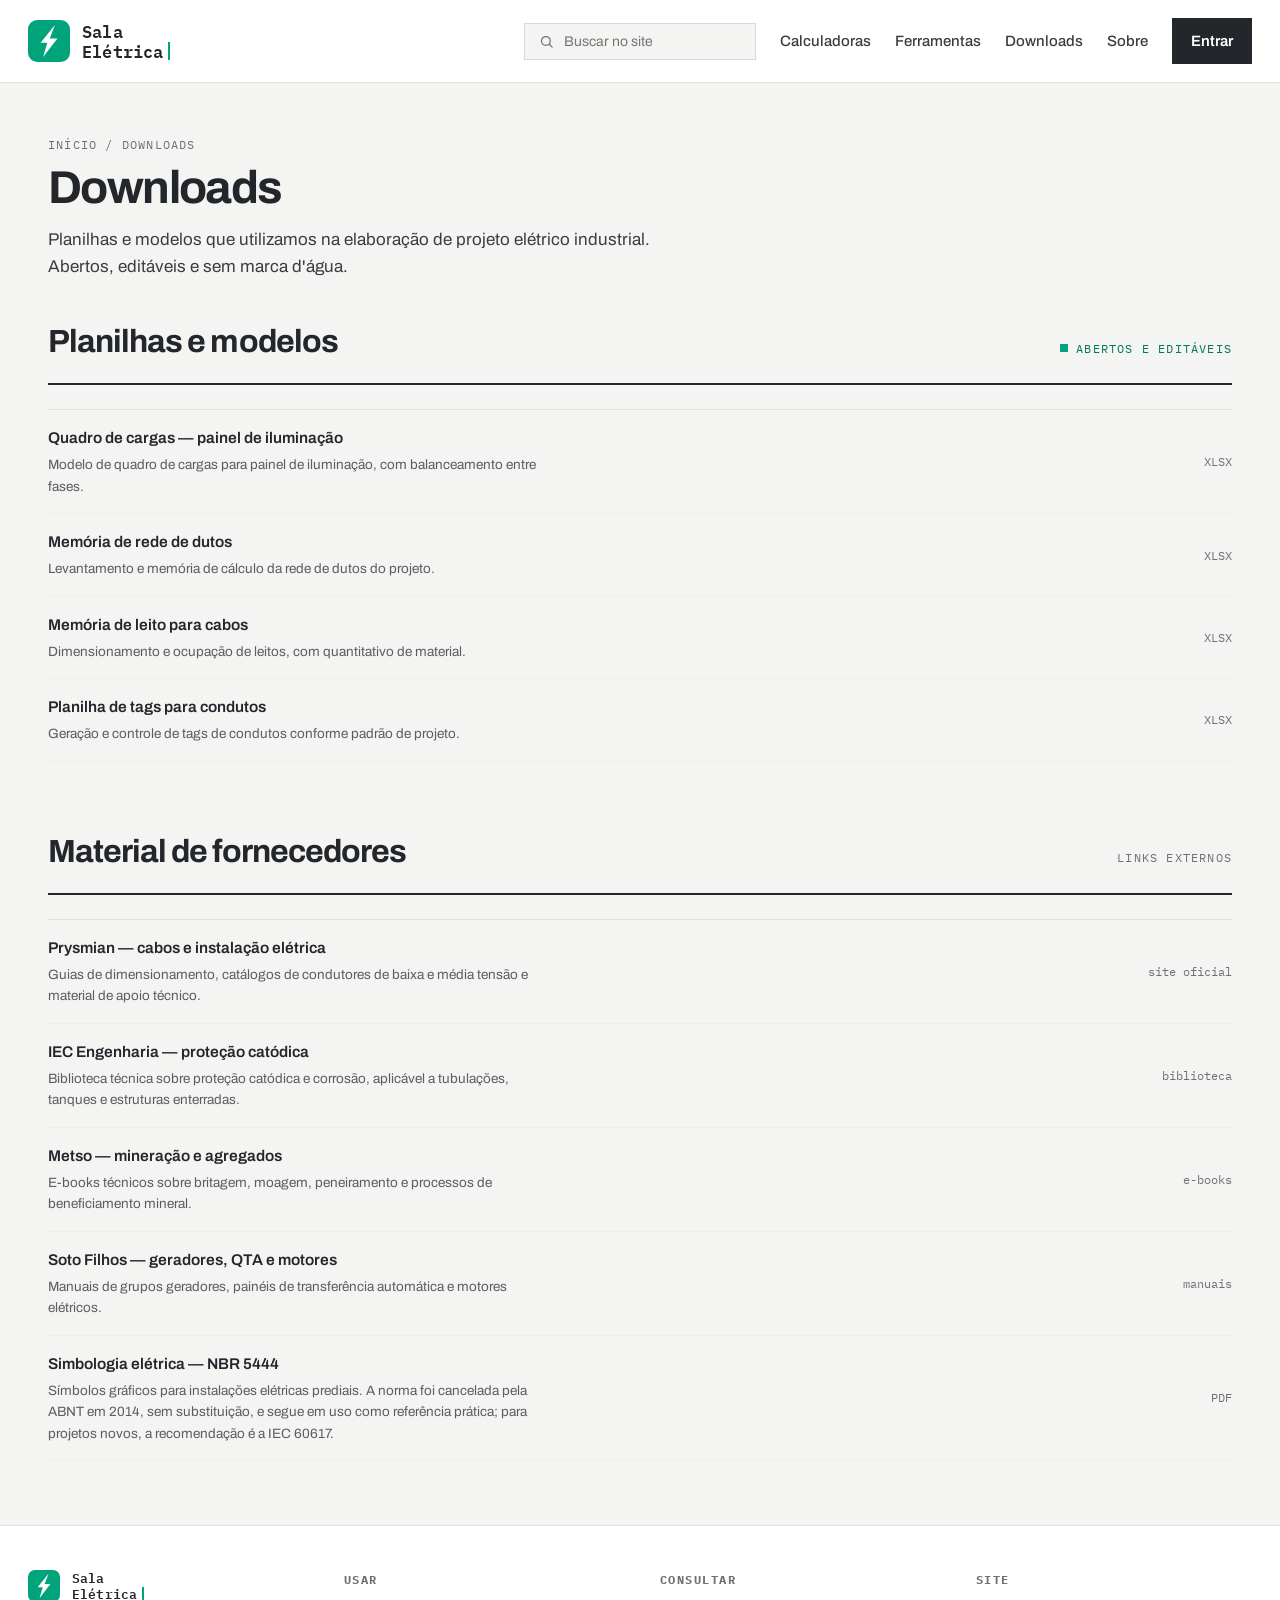
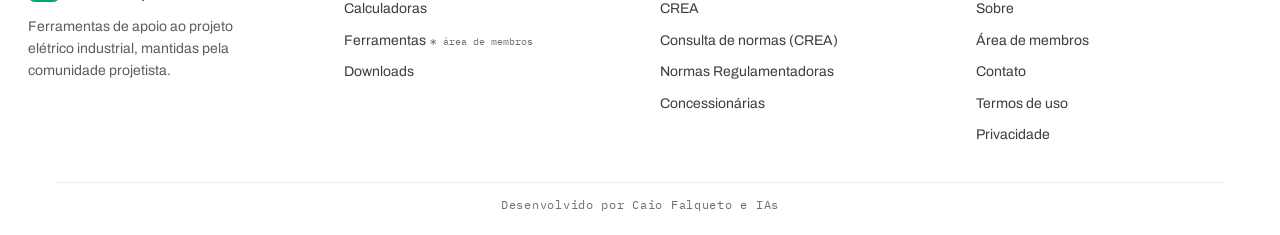
<file: downloads.html>
<!DOCTYPE html>
<html lang="pt-BR">
<head>
<meta charset="UTF-8">
<meta name="viewport" content="width=device-width, initial-scale=1">
<title>Downloads — Sala Elétrica</title>
<meta name="description" content="Planilhas e modelos abertos para projeto elétrico industrial: quadro de cargas, rede de dutos, leito para cabos e tags de condutos.">
<meta name="theme-color" content="#00795A">
<link rel="icon" href="/favicon.svg" type="image/svg+xml">
<link rel="icon" href="/favicon.ico" sizes="any">
<link rel="apple-touch-icon" href="/apple-touch-icon.png">
<link rel="preconnect" href="https://fonts.googleapis.com">
<link rel="preconnect" href="https://fonts.gstatic.com" crossorigin>
<link href="https://fonts.googleapis.com/css2?family=Archivo:wght@400;500;600;700;800&family=IBM+Plex+Mono:wght@400;500;600&display=swap" rel="stylesheet">
<link rel="stylesheet" href="/estilo.css">
<style>
  .lista-arquivos{display:flex;flex-direction:column;border-top:1px solid var(--linha)}
  .lista-arquivos a{
    display:flex;align-items:center;justify-content:space-between;gap:16px;
    padding:16px 0;border-bottom:1px solid var(--linha-clara);
    color:var(--tinta);font-size:15.5px;font-weight:600;
  }
  .lista-arquivos a:hover{color:var(--verde)}
  .lista-arquivos .descricao{
    display:block;font-size:13.5px;font-weight:400;
    color:var(--grafite-2);margin-top:3px;max-width:62ch;
  }
  .lista-arquivos em{
    font-family:var(--mono);font-size:12px;font-style:normal;
    color:var(--cinza);font-weight:400;flex:none;
  }
</style>
</head>
<body>

<header class="topo">
  <a class="marca" href="/">
    <svg width="42" height="42" viewBox="0 0 100 100" role="img" aria-label="Sala Elétrica">
      <path d="M22 0 H78 A22 22 0 0 1 100 22 V78 A22 22 0 0 1 78 100 H22 A22 22 0 0 1 0 78 V22 A22 22 0 0 1 22 0 Z M64 12 L30 54 H46 L36 88 L70 44 H52 Z" fill="#00A37A" fill-rule="evenodd"/>
    </svg>
    <span class="marca-texto">
      <span>Sala</span>
      <span class="marca-linha2"><span>Elétrica</span><span class="marca-cursor"></span></span>
    </span>
  </a>

  <nav class="menu">
    <label class="busca">
      <svg width="15" height="15" viewBox="0 0 24 24" fill="none" stroke="#6E7074" stroke-width="2" aria-hidden="true">
        <circle cx="11" cy="11" r="7"/>
        <path d="M16.5 16.5 L21 21" stroke-linecap="round"/>
      </svg>
      <input type="search" placeholder="Buscar no site" aria-label="Buscar no site">
    </label>
    <a href="/calculadoras">Calculadoras</a>
    <a href="/ferramentas">Ferramentas</a>
    <a href="/downloads">Downloads</a>
    <a href="/sobre">Sobre</a>
    <span class="acesso" id="acesso"><a class="botao botao-escuro" href="/login" style="padding:10px 18px">Entrar</a></span>
  </nav>
</header>

<div class="capa">
  <div class="trilha"><a href="/">Início</a> / Downloads</div>
  <h1 id="downloads">Downloads</h1>
  <p>Planilhas e modelos que utilizamos na elaboração de projeto elétrico industrial. Abertos, editáveis e sem marca d'água.</p>
</div>

<section class="faixa-conteudo">
  <div class="cabecalho-secao">
    <h2 id="planilhas-e-modelos">Planilhas e modelos</h2>
    <span class="etiqueta etiqueta-verde"><span class="ponto"></span>abertos e editáveis</span>
  </div>
  <div class="lista-arquivos" style="margin-top:24px">
    <a href="#">
      <span>Quadro de cargas — painel de iluminação<span class="descricao">Modelo de quadro de cargas para painel de iluminação, com balanceamento entre fases.</span></span>
      <em>XLSX</em>
    </a>
    <a href="#">
      <span>Memória de rede de dutos<span class="descricao">Levantamento e memória de cálculo da rede de dutos do projeto.</span></span>
      <em>XLSX</em>
    </a>
    <a href="#">
      <span>Memória de leito para cabos<span class="descricao">Dimensionamento e ocupação de leitos, com quantitativo de material.</span></span>
      <em>XLSX</em>
    </a>
    <a href="#">
      <span>Planilha de tags para condutos<span class="descricao">Geração e controle de tags de condutos conforme padrão de projeto.</span></span>
      <em>XLSX</em>
    </a>
  </div>
</section>

<section class="faixa-conteudo">
  <div class="cabecalho-secao">
    <h2 id="material-de-fornecedores">Material de fornecedores</h2>
    <span class="etiqueta">links externos</span>
  </div>
  <div class="lista-arquivos" style="margin-top:24px">
    <a href="https://br.prysmian.com/pt/materiais-de-apoio-tecnico" target="_blank" rel="noopener">
      <span>Prysmian — cabos e instalação elétrica<span class="descricao">Guias de dimensionamento, catálogos de condutores de baixa e média tensão e material de apoio técnico.</span></span>
      <em>site oficial</em>
    </a>
    <a href="https://iecengenharia.com.br/bibliotecas_tecnicas/" target="_blank" rel="noopener">
      <span>IEC Engenharia — proteção catódica<span class="descricao">Biblioteca técnica sobre proteção catódica e corrosão, aplicável a tubulações, tanques e estruturas enterradas.</span></span>
      <em>biblioteca</em>
    </a>
    <a href="https://www.metso.com/pt/insights/e-books/" target="_blank" rel="noopener">
      <span>Metso — mineração e agregados<span class="descricao">E-books técnicos sobre britagem, moagem, peneiramento e processos de beneficiamento mineral.</span></span>
      <em>e-books</em>
    </a>
    <a href="https://www.sotofilhos.com.br/artigos/manuais.php" target="_blank" rel="noopener">
      <span>Soto Filhos — geradores, QTA e motores<span class="descricao">Manuais de grupos geradores, painéis de transferência automática e motores elétricos.</span></span>
      <em>manuais</em>
    </a>
    <a href="https://www.sotofilhos.com.br/manuais/Simbologia.pdf" target="_blank" rel="noopener">
      <span>Simbologia elétrica — NBR 5444<span class="descricao">Símbolos gráficos para instalações elétricas prediais. A norma foi cancelada pela ABNT em 2014, sem substituição, e segue em uso como referência prática; para projetos novos, a recomendação é a IEC 60617.</span></span>
      <em>PDF</em>
    </a>
  </div>
</section>

<footer class="rodape">
  <div class="rodape-grade">

    <div class="rodape-sobre">
      <a class="marca" href="/">
        <svg width="32" height="32" viewBox="0 0 100 100" aria-hidden="true">
          <path d="M22 0 H78 A22 22 0 0 1 100 22 V78 A22 22 0 0 1 78 100 H22 A22 22 0 0 1 0 78 V22 A22 22 0 0 1 22 0 Z M64 12 L30 54 H46 L36 88 L70 44 H52 Z" fill="#00A37A" fill-rule="evenodd"/>
        </svg>
        <span class="marca-texto" style="font-size:13px">
          <span>Sala</span>
          <span class="marca-linha2"><span>Elétrica</span><span class="marca-cursor"></span></span>
        </span>
      </a>
      <p>Ferramentas de apoio ao projeto elétrico industrial, mantidas pela comunidade projetista.</p>
    </div>

    <div class="rodape-coluna">
      <span class="rodape-titulo">Usar</span>
      <a href="#calculadoras">Calculadoras</a>
      <a href="#ferramentas">Ferramentas <span class="nota-membros">∗ área de membros</span></a>
      <a href="#downloads">Downloads</a>
    </div>

    <div class="rodape-coluna">
      <span class="rodape-titulo">Consultar</span>
      <a href="https://www.confea.org.br/sistema-profissional/creas" target="_blank" rel="noopener">CREA</a>
      <a href="https://www.abntcatalogo.com.br/confea/" target="_blank" rel="noopener">Consulta de normas (CREA)</a>
      <a href="https://www.gov.br/trabalho-e-emprego/pt-br/assuntos/inspecao-do-trabalho/seguranca-e-saude-no-trabalho/ctpp-nrs/normas-regulamentadoras-nrs" target="_blank" rel="noopener">Normas Regulamentadoras</a>
      <a href="/concessionarias">Concessionárias</a>
    </div>

    <div class="rodape-coluna">
      <span class="rodape-titulo">Site</span>
      <a href="/sobre">Sobre</a>
      <a href="/login">Área de membros</a>
      <a href="mailto:contato@salaeletrica.com.br">Contato</a>
      <a href="/termos">Termos de uso</a>
      <a href="/privacidade">Privacidade</a>
    </div>

  </div>

  <div class="assinatura">
    <div>Desenvolvido por Caio Falqueto e IAs</div>
  </div>
</footer>

<script src="/busca.js" defer></script>
<script type="module" src="/sessao.js"></script>
</body>
</html>
</file>
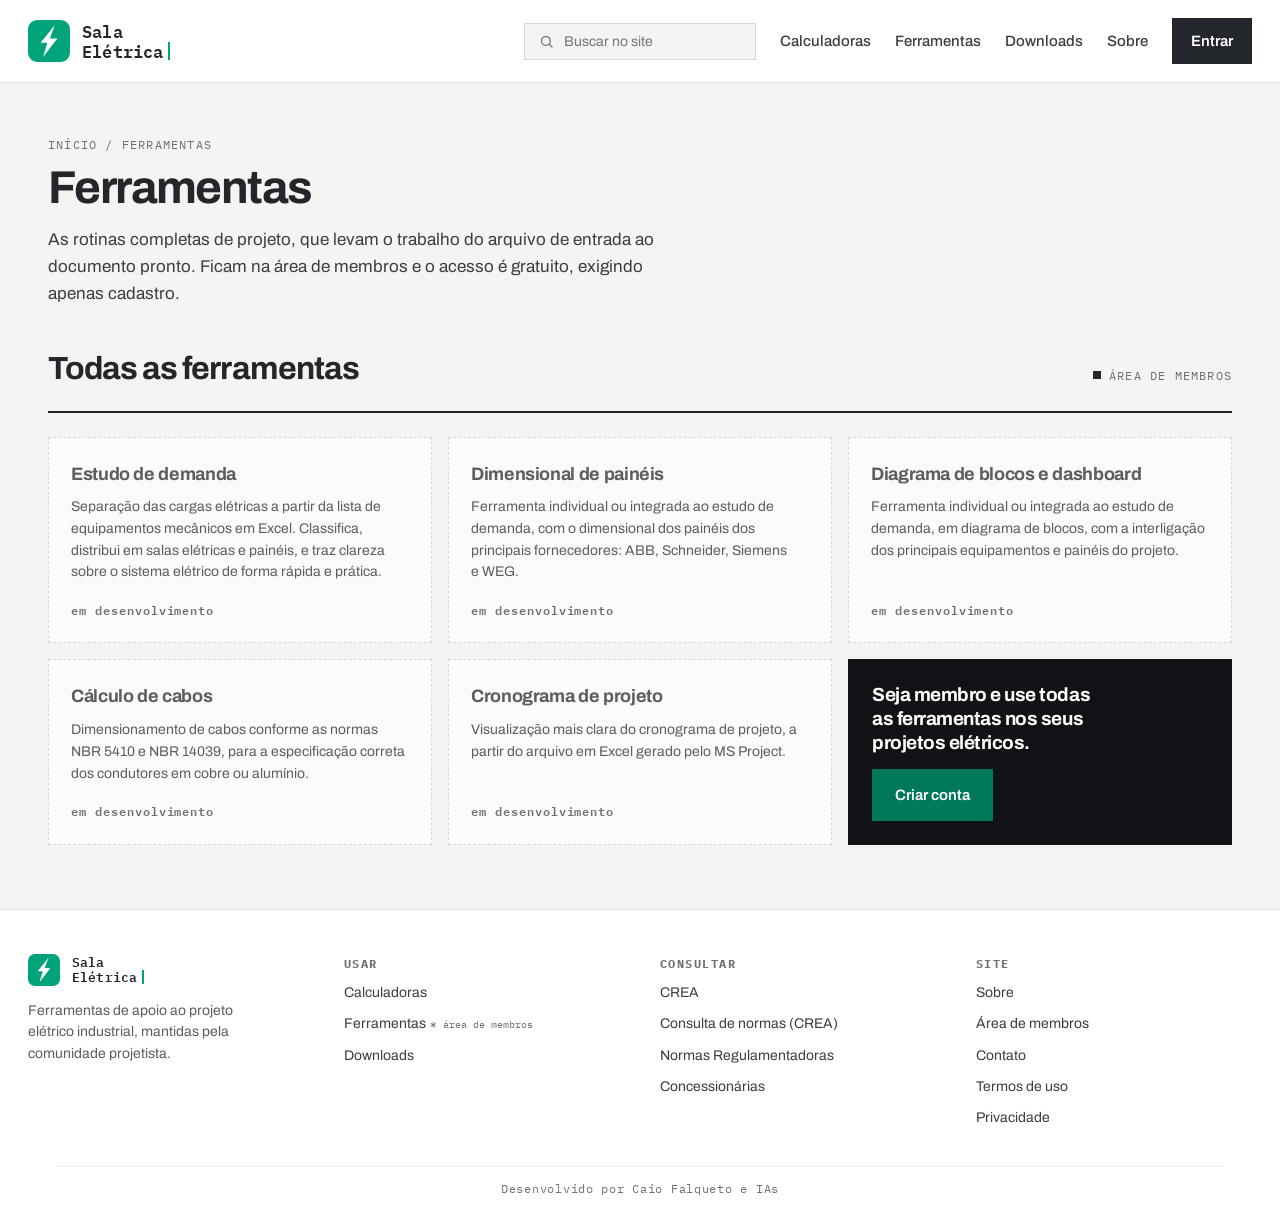
<file: ferramentas.html>
<!DOCTYPE html>
<html lang="pt-BR">
<head>
<meta charset="UTF-8">
<meta name="viewport" content="width=device-width, initial-scale=1">
<title>Ferramentas — Sala Elétrica</title>
<meta name="description" content="Ferramentas de projeto elétrico industrial na área de membros: estudo de demanda, dimensional de painéis, diagrama de blocos e cálculo de cabos.">
<meta name="theme-color" content="#00795A">
<link rel="icon" href="/favicon.svg" type="image/svg+xml">
<link rel="icon" href="/favicon.ico" sizes="any">
<link rel="apple-touch-icon" href="/apple-touch-icon.png">
<link rel="preconnect" href="https://fonts.googleapis.com">
<link rel="preconnect" href="https://fonts.gstatic.com" crossorigin>
<link href="https://fonts.googleapis.com/css2?family=Archivo:wght@400;500;600;700;800&family=IBM+Plex+Mono:wght@400;500;600&display=swap" rel="stylesheet">
<link rel="stylesheet" href="/estilo.css">
<style>
  .cartao-membros{
    display:flex;flex-direction:column;gap:14px;
    padding:24px;background:var(--tinta-forte);
  }
  .cartao-membros span{
    font-size:19px;font-weight:700;letter-spacing:-.025em;
    line-height:1.25;color:var(--branco);text-wrap:pretty;
  }
  .cartao-membros .botao{align-self:flex-start;margin-top:auto}
</style>
</head>
<body>

<header class="topo">
  <a class="marca" href="/">
    <svg width="42" height="42" viewBox="0 0 100 100" role="img" aria-label="Sala Elétrica">
      <path d="M22 0 H78 A22 22 0 0 1 100 22 V78 A22 22 0 0 1 78 100 H22 A22 22 0 0 1 0 78 V22 A22 22 0 0 1 22 0 Z M64 12 L30 54 H46 L36 88 L70 44 H52 Z" fill="#00A37A" fill-rule="evenodd"/>
    </svg>
    <span class="marca-texto">
      <span>Sala</span>
      <span class="marca-linha2"><span>Elétrica</span><span class="marca-cursor"></span></span>
    </span>
  </a>

  <nav class="menu">
    <label class="busca">
      <svg width="15" height="15" viewBox="0 0 24 24" fill="none" stroke="#6E7074" stroke-width="2" aria-hidden="true">
        <circle cx="11" cy="11" r="7"/>
        <path d="M16.5 16.5 L21 21" stroke-linecap="round"/>
      </svg>
      <input type="search" placeholder="Buscar no site" aria-label="Buscar no site">
    </label>
    <a href="/calculadoras">Calculadoras</a>
    <a href="/ferramentas">Ferramentas</a>
    <a href="/downloads">Downloads</a>
    <a href="/sobre">Sobre</a>
    <span class="acesso" id="acesso"><a class="botao botao-escuro" href="/login" style="padding:10px 18px">Entrar</a></span>
  </nav>
</header>

<div class="capa">
  <div class="trilha"><a href="/">Início</a> / Ferramentas</div>
  <h1 id="ferramentas">Ferramentas</h1>
  <p>As rotinas completas de projeto, que levam o trabalho do arquivo de entrada ao documento pronto. Ficam na área de membros e o acesso é gratuito, exigindo apenas cadastro.</p>
</div>

<section class="faixa-conteudo">
  <div class="cabecalho-secao">
    <h2 id="todas-as-ferramentas">Todas as ferramentas</h2>
    <span class="etiqueta"><span class="ponto-escuro"></span>área de membros</span>
  </div>
  <div class="grade grade-larga">
  <div class="cartao cartao-futuro">
    <span class="cartao-titulo">Estudo de demanda</span>
    <span class="cartao-texto">Separação das cargas elétricas a partir da lista de equipamentos mecânicos em Excel. Classifica, distribui em salas elétricas e painéis, e traz clareza sobre o sistema elétrico de forma rápida e prática.</span>
    <span class="selo">em desenvolvimento</span>
  </div>
  <div class="cartao cartao-futuro">
    <span class="cartao-titulo">Dimensional de painéis</span>
    <span class="cartao-texto">Ferramenta individual ou integrada ao estudo de demanda, com o dimensional dos painéis dos principais fornecedores: ABB, Schneider, Siemens e WEG.</span>
    <span class="selo">em desenvolvimento</span>
  </div>
  <div class="cartao cartao-futuro">
    <span class="cartao-titulo">Diagrama de blocos e dashboard</span>
    <span class="cartao-texto">Ferramenta individual ou integrada ao estudo de demanda, em diagrama de blocos, com a interligação dos principais equipamentos e painéis do projeto.</span>
    <span class="selo">em desenvolvimento</span>
  </div>
  <div class="cartao cartao-futuro">
    <span class="cartao-titulo">Cálculo de cabos</span>
    <span class="cartao-texto">Dimensionamento de cabos conforme as normas NBR 5410 e NBR 14039, para a especificação correta dos condutores em cobre ou alumínio.</span>
    <span class="selo">em desenvolvimento</span>
  </div>
  <div class="cartao cartao-futuro">
    <span class="cartao-titulo">Cronograma de projeto</span>
    <span class="cartao-texto">Visualização mais clara do cronograma de projeto, a partir do arquivo em Excel gerado pelo MS Project.</span>
    <span class="selo">em desenvolvimento</span>
  </div>
    <div class="cartao-membros">
      <span>Seja membro e use todas as ferramentas nos seus projetos elétricos.</span>
      <a class="botao botao-verde" href="/login">Criar conta</a>
    </div>
  </div>
</section>

<footer class="rodape">
  <div class="rodape-grade">

    <div class="rodape-sobre">
      <a class="marca" href="/">
        <svg width="32" height="32" viewBox="0 0 100 100" aria-hidden="true">
          <path d="M22 0 H78 A22 22 0 0 1 100 22 V78 A22 22 0 0 1 78 100 H22 A22 22 0 0 1 0 78 V22 A22 22 0 0 1 22 0 Z M64 12 L30 54 H46 L36 88 L70 44 H52 Z" fill="#00A37A" fill-rule="evenodd"/>
        </svg>
        <span class="marca-texto" style="font-size:13px">
          <span>Sala</span>
          <span class="marca-linha2"><span>Elétrica</span><span class="marca-cursor"></span></span>
        </span>
      </a>
      <p>Ferramentas de apoio ao projeto elétrico industrial, mantidas pela comunidade projetista.</p>
    </div>

    <div class="rodape-coluna">
      <span class="rodape-titulo">Usar</span>
      <a href="#calculadoras">Calculadoras</a>
      <a href="#ferramentas">Ferramentas <span class="nota-membros">∗ área de membros</span></a>
      <a href="#downloads">Downloads</a>
    </div>

    <div class="rodape-coluna">
      <span class="rodape-titulo">Consultar</span>
      <a href="https://www.confea.org.br/sistema-profissional/creas" target="_blank" rel="noopener">CREA</a>
      <a href="https://www.abntcatalogo.com.br/confea/" target="_blank" rel="noopener">Consulta de normas (CREA)</a>
      <a href="https://www.gov.br/trabalho-e-emprego/pt-br/assuntos/inspecao-do-trabalho/seguranca-e-saude-no-trabalho/ctpp-nrs/normas-regulamentadoras-nrs" target="_blank" rel="noopener">Normas Regulamentadoras</a>
      <a href="/concessionarias">Concessionárias</a>
    </div>

    <div class="rodape-coluna">
      <span class="rodape-titulo">Site</span>
      <a href="/sobre">Sobre</a>
      <a href="/login">Área de membros</a>
      <a href="mailto:contato@salaeletrica.com.br">Contato</a>
      <a href="/termos">Termos de uso</a>
      <a href="/privacidade">Privacidade</a>
    </div>

  </div>

  <div class="assinatura">
    <div>Desenvolvido por Caio Falqueto e IAs</div>
  </div>
</footer>

<script src="/busca.js" defer></script>
<script type="module" src="/sessao.js"></script>
</body>
</html>
</file>
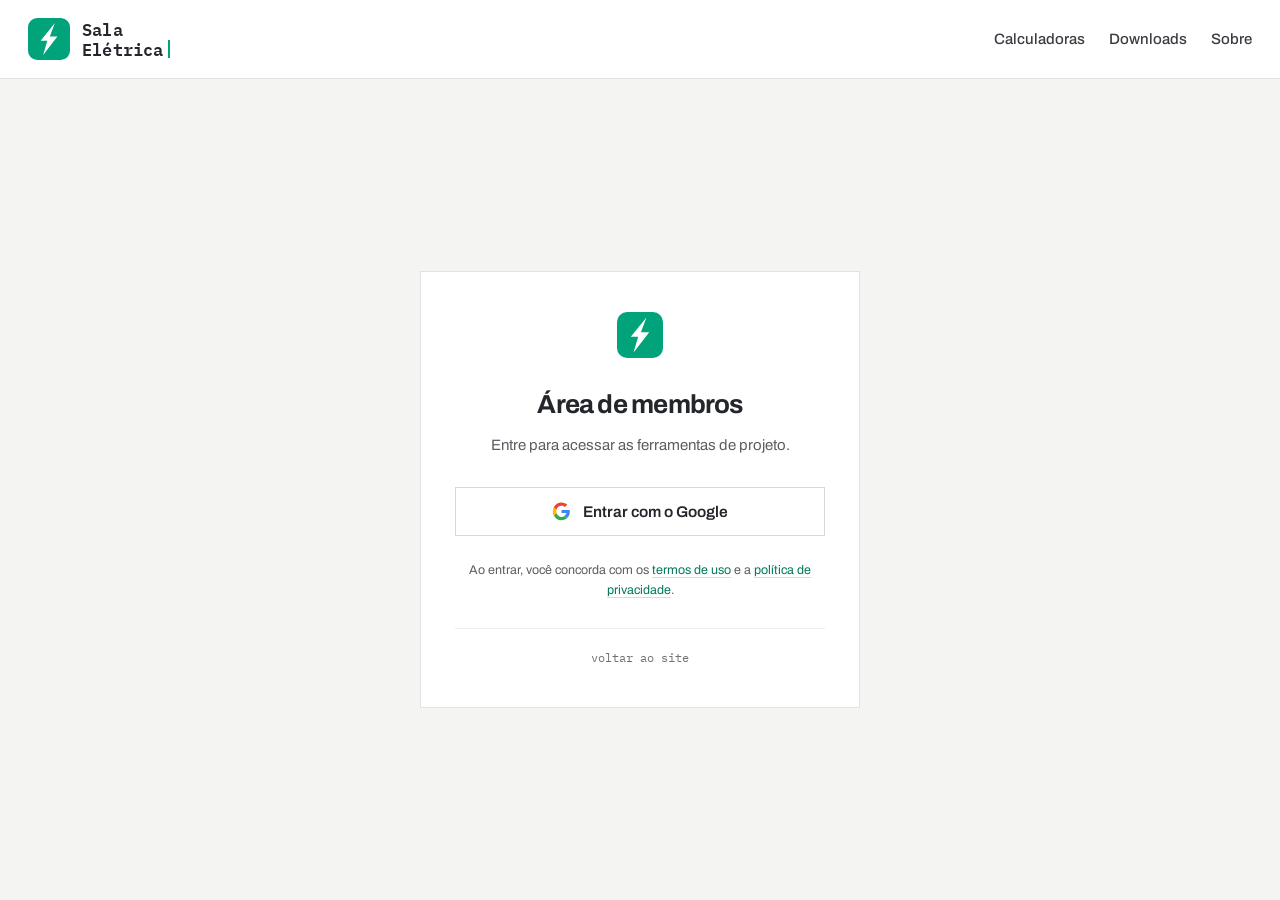
<file: login.html>
<!DOCTYPE html>
<html lang="pt-BR">
<head>
<meta charset="UTF-8">
<meta name="viewport" content="width=device-width, initial-scale=1">
<title>Entrar — Sala Elétrica</title>
<meta name="robots" content="noindex">
<meta name="theme-color" content="#00795A">
<link rel="icon" href="/favicon.svg" type="image/svg+xml">
<link rel="icon" href="/favicon.ico" sizes="any">
<link rel="apple-touch-icon" href="/apple-touch-icon.png">
<link rel="preconnect" href="https://fonts.googleapis.com">
<link rel="preconnect" href="https://fonts.gstatic.com" crossorigin>
<link href="https://fonts.googleapis.com/css2?family=Archivo:wght@400;500;600;700&family=IBM+Plex+Mono:wght@400;500;600&display=swap" rel="stylesheet">
<link rel="stylesheet" href="/estilo.css">
<style>
  body{display:flex;flex-direction:column;min-height:100vh}

  .centro{
    flex:1;
    display:flex;align-items:center;justify-content:center;
    padding:48px var(--respiro);
  }

  .cartao-acesso{
    width:100%;max-width:440px;
    background:var(--branco);
    border:1px solid var(--linha);
    padding:40px 34px;
  }

  .cartao-acesso .marca{justify-content:center;margin-bottom:26px}

  .cartao-acesso h1{
    margin:0 0 8px;
    font-size:26px;font-weight:700;letter-spacing:-.03em;
    text-align:center;
  }
  .cartao-acesso .subtitulo{
    margin:0 0 30px;
    font-size:15px;color:var(--grafite-2);
    text-align:center;text-wrap:pretty;
  }

  /* Botao do Google, seguindo a marca deles em fundo claro */
  .botao-google{
    display:flex;align-items:center;justify-content:center;gap:12px;
    width:100%;padding:14px 20px;
    background:var(--branco);
    border:1px solid var(--borda-campo);
    color:var(--tinta);
    font-family:var(--texto);font-size:15.5px;font-weight:600;
    cursor:pointer;
    transition:border-color .14s ease,box-shadow .14s ease;
  }
  .botao-google:hover{border-color:var(--cinza);box-shadow:0 2px 8px rgba(0,0,0,.07)}
  .botao-google:disabled{opacity:.55;cursor:wait;box-shadow:none}
  .botao-google svg{flex:none}

  .nota{
    margin:24px 0 0;
    font-size:12.5px;line-height:1.6;
    color:var(--grafite-2);text-align:center;
  }
  .nota a{border-bottom:1px solid var(--verde-linha)}

  .erro{
    margin:22px 0 0;
    padding:12px 14px;
    background:#FDF1F0;
    border:1px solid #E7B9B5;
    color:#9B322B;
    font-size:13.5px;
    display:none;
  }

  .voltar{
    margin:28px 0 0;padding-top:20px;
    border-top:1px solid var(--linha-clara);
    text-align:center;
    font-family:var(--mono);font-size:11.5px;
  }
  .voltar a{color:var(--cinza);border:none}
  .voltar a:hover{color:var(--verde)}

  @media (max-width:520px){
    .cartao-acesso{padding:32px 22px;border-left:none;border-right:none}
  }
</style>
</head>
<body>

<header class="topo">
  <a class="marca" href="/">
    <svg width="42" height="42" viewBox="0 0 100 100" role="img" aria-label="Sala Elétrica">
      <path d="M22 0 H78 A22 22 0 0 1 100 22 V78 A22 22 0 0 1 78 100 H22 A22 22 0 0 1 0 78 V22 A22 22 0 0 1 22 0 Z M64 12 L30 54 H46 L36 88 L70 44 H52 Z" fill="#00A37A" fill-rule="evenodd"/>
    </svg>
    <span class="marca-texto">
      <span>Sala</span>
      <span class="marca-linha2"><span>Elétrica</span><span class="marca-cursor"></span></span>
    </span>
  </a>
  <nav class="menu">
    <a href="/#calculadoras">Calculadoras</a>
    <a href="/#downloads">Downloads</a>
    <a href="/sobre">Sobre</a>
  </nav>
</header>

<div class="centro">
  <main class="cartao-acesso">

    <div class="marca">
      <svg width="46" height="46" viewBox="0 0 100 100" aria-hidden="true">
        <path d="M22 0 H78 A22 22 0 0 1 100 22 V78 A22 22 0 0 1 78 100 H22 A22 22 0 0 1 0 78 V22 A22 22 0 0 1 22 0 Z M64 12 L30 54 H46 L36 88 L70 44 H52 Z" fill="#00A37A" fill-rule="evenodd"/>
      </svg>
    </div>

    <h1>Área de membros</h1>
    <p class="subtitulo">Entre para acessar as ferramentas de projeto.</p>

    <button class="botao-google" id="btnGoogle">
      <svg width="19" height="19" viewBox="0 0 48 48" aria-hidden="true">
        <path fill="#4285F4" d="M45.1 24.5c0-1.6-.1-2.8-.4-4.1H24v7.4h12.1c-.2 2-1.6 5-4.5 7l-.1.3 6.5 5 .5.1c4.1-3.8 6.6-9.4 6.6-15.7z"/>
        <path fill="#34A853" d="M24 46c5.9 0 10.9-1.9 14.5-5.3l-6.9-5.3c-1.8 1.3-4.3 2.2-7.6 2.2-5.8 0-10.7-3.8-12.5-9.9l-.3.1-6.8 5.2-.1.3C7.9 41 15.3 46 24 46z"/>
        <path fill="#FBBC05" d="M11.5 27.7c-.5-1.4-.7-2.9-.7-4.4s.3-3 .7-4.4v-.3l-6.9-5.3-.2.1C2.9 16.3 2 20 2 23.9s.9 7.6 2.4 10.9l7.1-5.5z"/>
        <path fill="#EB4335" d="M24 9.5c4.1 0 6.9 1.8 8.5 3.3l6.2-6C34.9 3.4 29.9 1 24 1 15.3 1 7.9 6 4.4 13.3l7.1 5.5C13.3 13.3 18.2 9.5 24 9.5z"/>
      </svg>
      Entrar com o Google
    </button>

    <div class="erro" id="erro" role="alert"></div>

    <p class="nota">
      Ao entrar, você concorda com os
      <a href="/termos">termos de uso</a> e a
      <a href="/privacidade">política de privacidade</a>.
    </p>

    <p class="voltar"><a href="/">voltar ao site</a></p>

  </main>
</div>

<script type="module">
  import { createClient } from 'https://esm.sh/@supabase/supabase-js@2';

  const SUPABASE_URL = 'https://kahbgjwwqsejocmseegc.supabase.co';
  const SUPABASE_KEY = 'sb_publishable_g2opUBjSqj6hXZ2HDsAMhQ_jfMVARqX';

  const supabase = createClient(SUPABASE_URL, SUPABASE_KEY);

  // Destino fixo: nao depende de o usuario ter chegado pelo www ou pelo apex
  const DESTINO = 'https://salaeletrica.com.br/app';

  const btn = document.getElementById('btnGoogle');
  const erro = document.getElementById('erro');

  // Se ja estiver logado, vai direto para a area de ferramentas
  const { data: { session } } = await supabase.auth.getSession();
  if (session) window.location.replace('/app');

  btn.addEventListener('click', async () => {
    btn.disabled = true;
    erro.style.display = 'none';

    const { error } = await supabase.auth.signInWithOAuth({
      provider: 'google',
      options: { redirectTo: DESTINO }
    });

    if (error) {
      erro.textContent = 'Não foi possível iniciar o login: ' + error.message;
      erro.style.display = 'block';
      btn.disabled = false;
    }
  });
</script>

</body>
</html>
</file>
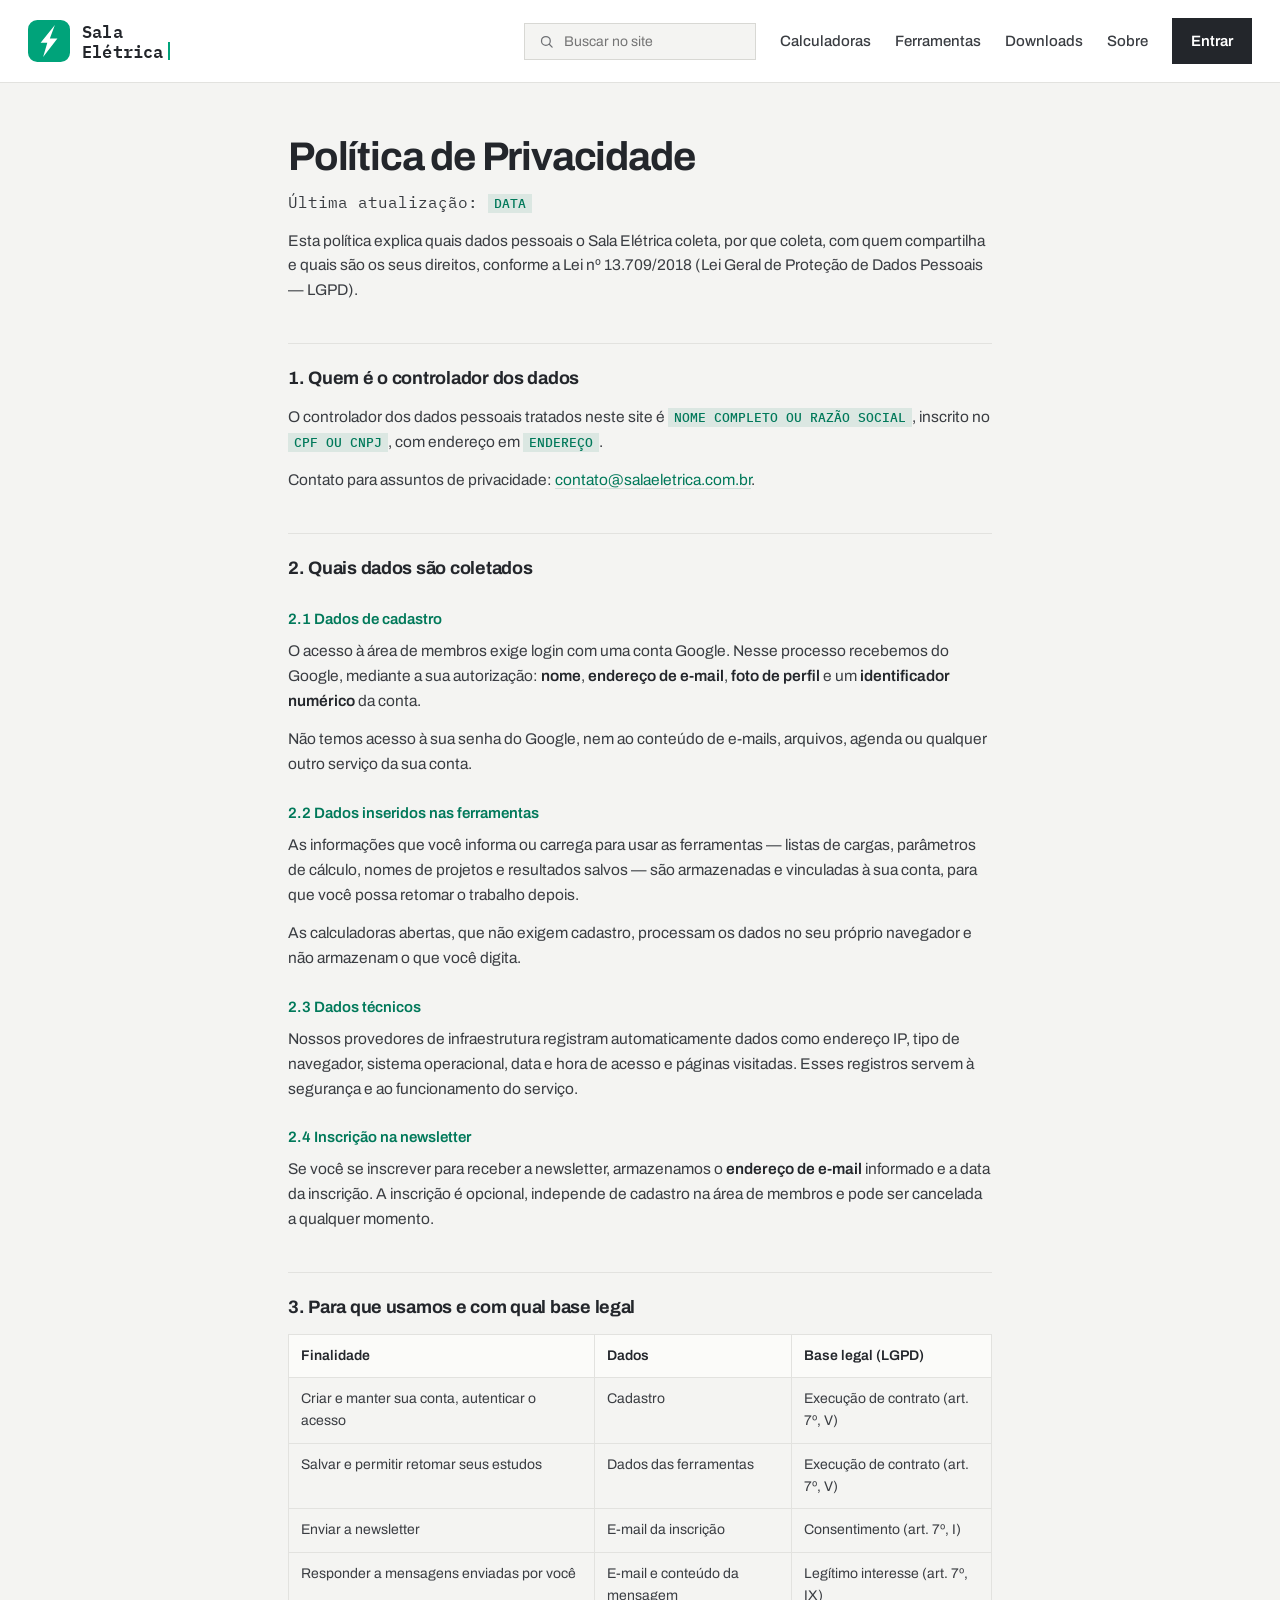
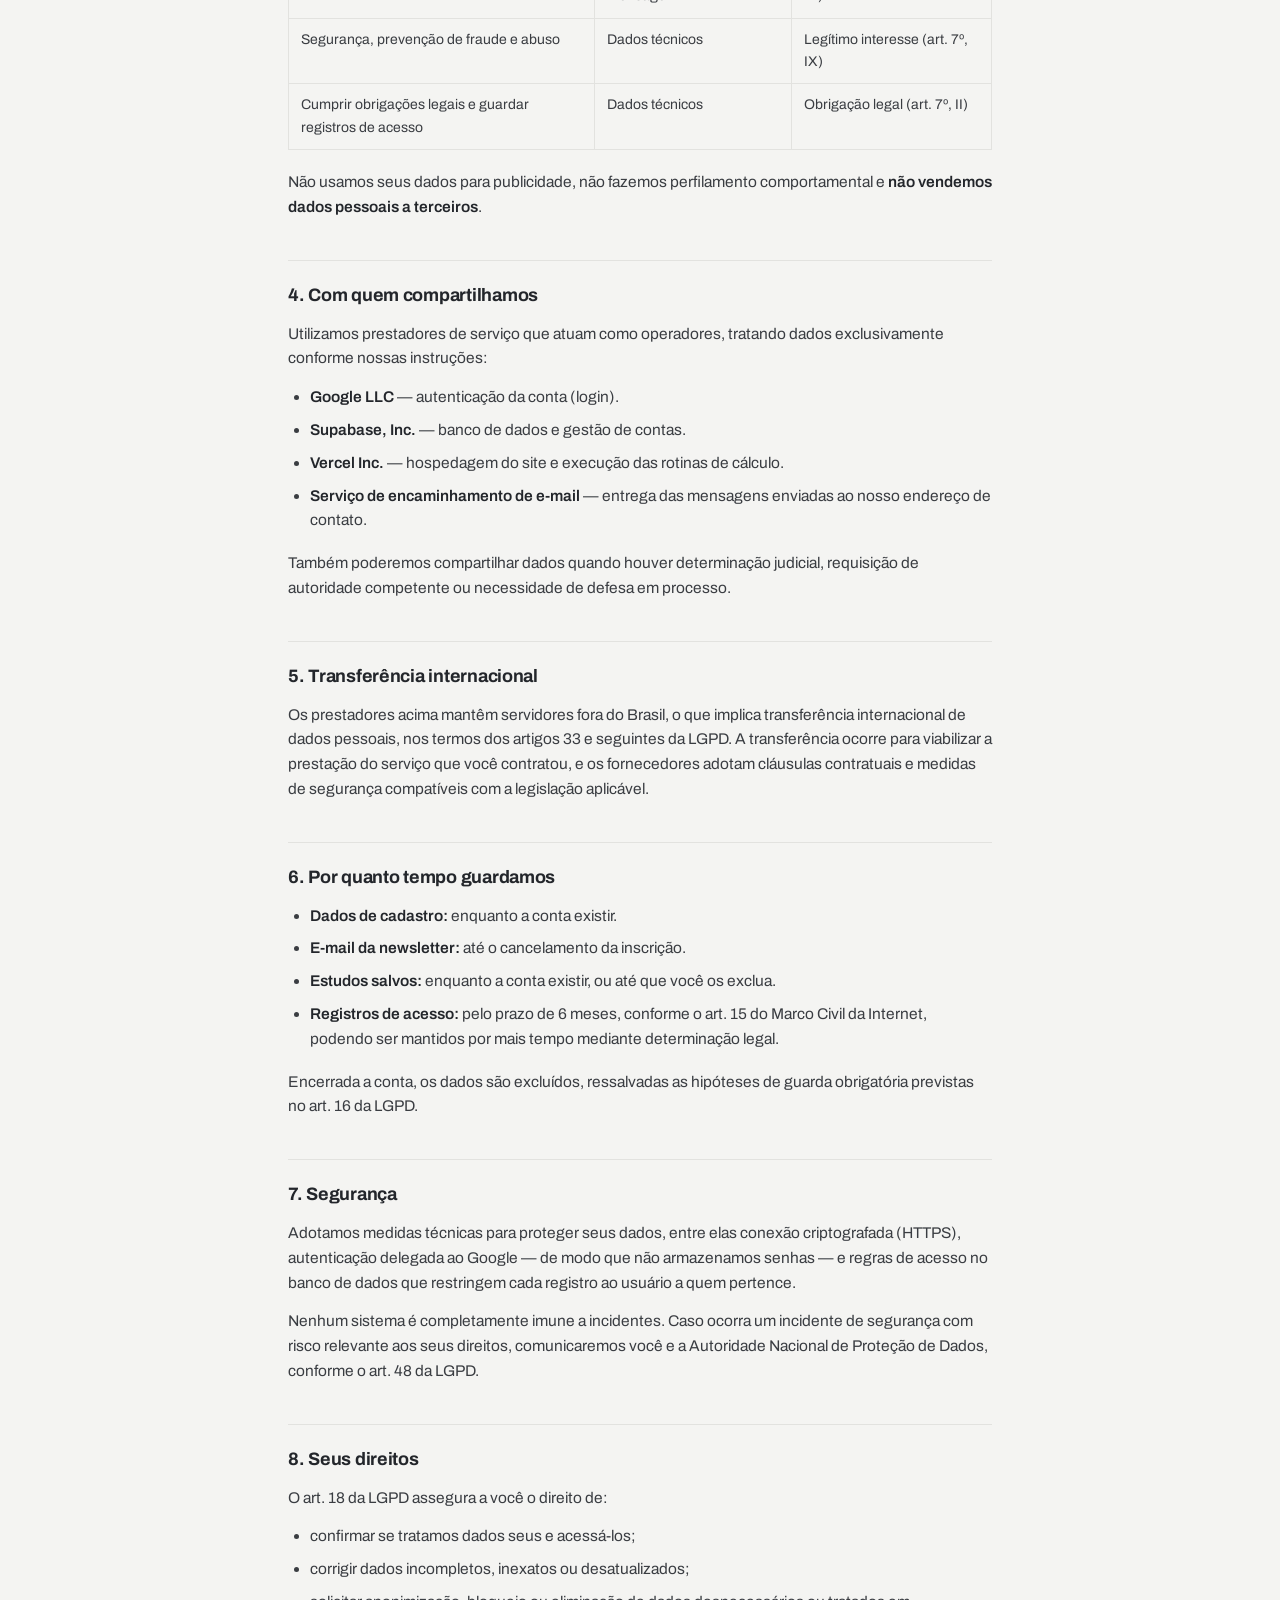
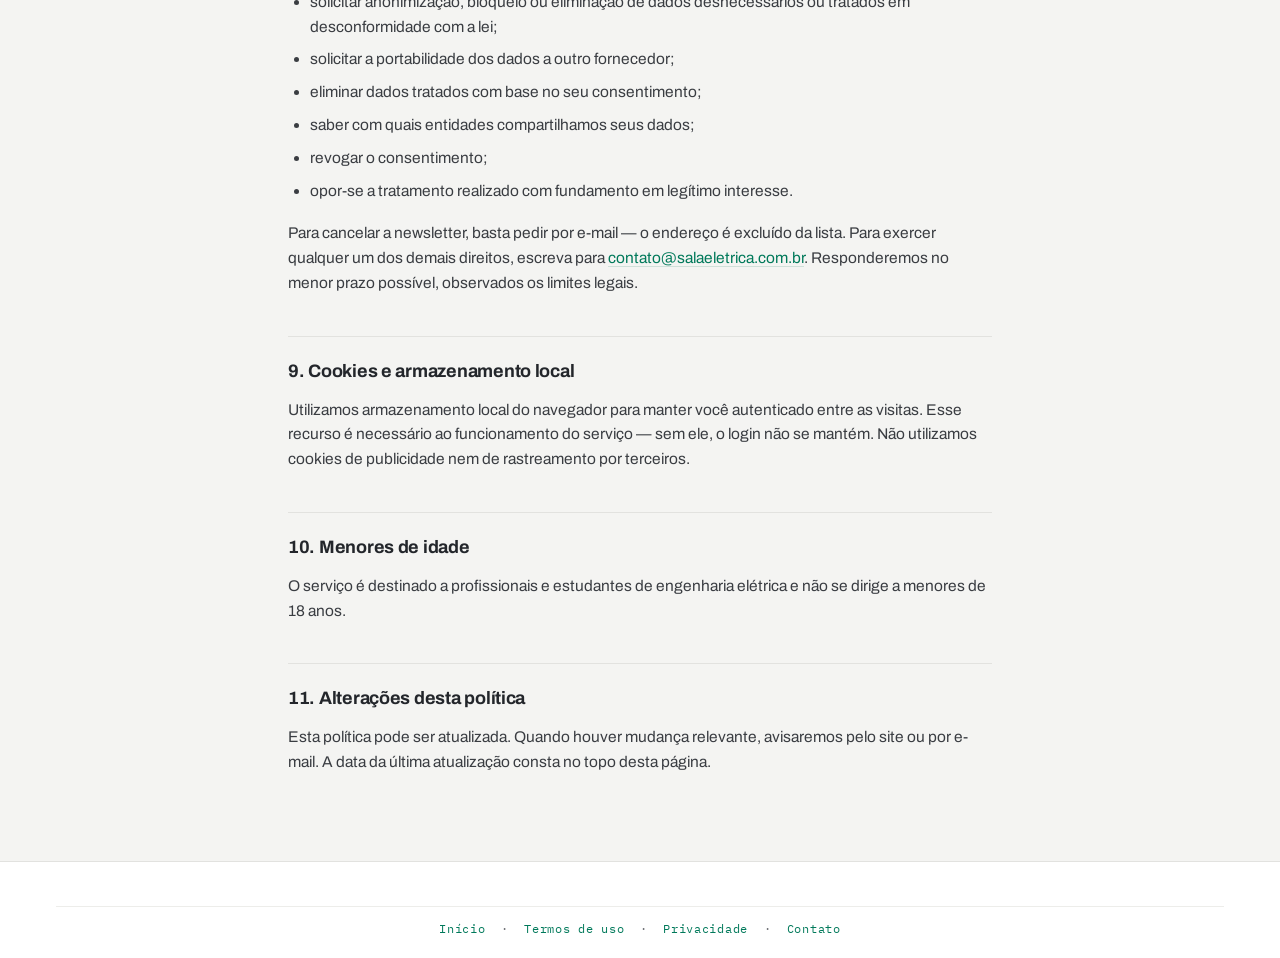
<file: privacidade.html>
<!DOCTYPE html>
<html lang="pt-BR">
<head>
<meta charset="UTF-8">
<meta name="viewport" content="width=device-width, initial-scale=1">
<title>Política de Privacidade — Sala Elétrica</title>
<meta name="description" content="Como o Sala Elétrica trata dados pessoais, conforme a Lei Geral de Proteção de Dados.">
<meta name="theme-color" content="#00795A">
<link rel="icon" href="/favicon.svg" type="image/svg+xml">
<link rel="icon" href="/favicon.ico" sizes="any">
<link rel="apple-touch-icon" href="/apple-touch-icon.png">
<link rel="preconnect" href="https://fonts.googleapis.com">
<link rel="preconnect" href="https://fonts.gstatic.com" crossorigin>
<link href="https://fonts.googleapis.com/css2?family=Archivo:wght@400;500;600;700&family=IBM+Plex+Mono:wght@400;500;600&display=swap" rel="stylesheet">
<link rel="stylesheet" href="/estilo.css">
</head>
<body>

<header class="topo">
  <a class="marca" href="/">
    <svg width="42" height="42" viewBox="0 0 100 100" role="img" aria-label="Sala Elétrica">
      <path d="M22 0 H78 A22 22 0 0 1 100 22 V78 A22 22 0 0 1 78 100 H22 A22 22 0 0 1 0 78 V22 A22 22 0 0 1 22 0 Z M64 12 L30 54 H46 L36 88 L70 44 H52 Z" fill="#00A37A" fill-rule="evenodd"/>
    </svg>
    <span class="marca-texto">
      <span>Sala</span>
      <span class="marca-linha2"><span>Elétrica</span><span class="marca-cursor"></span></span>
    </span>
  </a>
  <nav class="menu">
    <label class="busca">
      <svg width="15" height="15" viewBox="0 0 24 24" fill="none" stroke="#6E7074" stroke-width="2" aria-hidden="true">
        <circle cx="11" cy="11" r="7"/>
        <path d="M16.5 16.5 L21 21" stroke-linecap="round"/>
      </svg>
      <input type="search" placeholder="Buscar no site" aria-label="Buscar no site">
    </label>
    <a href="/#calculadoras">Calculadoras</a>
    <a href="/#ferramentas">Ferramentas</a>
    <a href="/#downloads">Downloads</a>
    <a href="/sobre">Sobre</a>
    <span class="acesso" id="acesso"><a class="botao botao-escuro" href="/login" style="padding:10px 18px">Entrar</a></span>
  </nav>
</header>

<article class="documento">

  <h1 id="politica-de-privacidade">Política de Privacidade</h1>
  <p class="data-doc">Última atualização: <span class="preencher">DATA</span></p>

  <p>
    Esta política explica quais dados pessoais o Sala Elétrica coleta, por que coleta,
    com quem compartilha e quais são os seus direitos, conforme a Lei nº 13.709/2018
    (Lei Geral de Proteção de Dados Pessoais — LGPD).
  </p>

  <h2 id="1-quem-e-o-controlador-dos-dados">1. Quem é o controlador dos dados</h2>
  <p>
    O controlador dos dados pessoais tratados neste site é
    <span class="preencher">NOME COMPLETO OU RAZÃO SOCIAL</span>,
    inscrito no <span class="preencher">CPF OU CNPJ</span>,
    com endereço em <span class="preencher">ENDEREÇO</span>.
  </p>
  <p>
    Contato para assuntos de privacidade:
    <a href="mailto:contato@salaeletrica.com.br">contato@salaeletrica.com.br</a>.
  </p>

  <h2 id="2-quais-dados-sao-coletados">2. Quais dados são coletados</h2>

  <h3 id="2-1-dados-de-cadastro">2.1 Dados de cadastro</h3>
  <p>
    O acesso à área de membros exige login com uma conta Google. Nesse processo recebemos
    do Google, mediante a sua autorização: <strong>nome</strong>, <strong>endereço de
    e-mail</strong>, <strong>foto de perfil</strong> e um <strong>identificador
    numérico</strong> da conta.
  </p>
  <p>
    Não temos acesso à sua senha do Google, nem ao conteúdo de e-mails, arquivos,
    agenda ou qualquer outro serviço da sua conta.
  </p>

  <h3 id="2-2-dados-inseridos-nas-ferramentas">2.2 Dados inseridos nas ferramentas</h3>
  <p>
    As informações que você informa ou carrega para usar as ferramentas — listas de
    cargas, parâmetros de cálculo, nomes de projetos e resultados salvos — são
    armazenadas e vinculadas à sua conta, para que você possa retomar o trabalho
    depois.
  </p>
  <p>
    As calculadoras abertas, que não exigem cadastro, processam os dados no seu próprio
    navegador e não armazenam o que você digita.
  </p>

  <h3 id="2-3-dados-tecnicos">2.3 Dados técnicos</h3>
  <p>
    Nossos provedores de infraestrutura registram automaticamente dados como endereço
    IP, tipo de navegador, sistema operacional, data e hora de acesso e páginas
    visitadas. Esses registros servem à segurança e ao funcionamento do serviço.
  </p>

  <h3 id="2-4-inscricao-na-newsletter">2.4 Inscrição na newsletter</h3>
  <p>
    Se você se inscrever para receber a newsletter, armazenamos o
    <strong>endereço de e-mail</strong> informado e a data da inscrição. A inscrição é
    opcional, independe de cadastro na área de membros e pode ser cancelada a qualquer
    momento.
  </p>

  <h2 id="3-para-que-usamos-e-com-qual-base-legal">3. Para que usamos e com qual base legal</h2>

  <table>
    <tr><th>Finalidade</th><th>Dados</th><th>Base legal (LGPD)</th></tr>
    <tr><td>Criar e manter sua conta, autenticar o acesso</td><td>Cadastro</td><td>Execução de contrato (art. 7º, V)</td></tr>
    <tr><td>Salvar e permitir retomar seus estudos</td><td>Dados das ferramentas</td><td>Execução de contrato (art. 7º, V)</td></tr>
    <tr><td>Enviar a newsletter</td><td>E-mail da inscrição</td><td>Consentimento (art. 7º, I)</td></tr>
    <tr><td>Responder a mensagens enviadas por você</td><td>E-mail e conteúdo da mensagem</td><td>Legítimo interesse (art. 7º, IX)</td></tr>
    <tr><td>Segurança, prevenção de fraude e abuso</td><td>Dados técnicos</td><td>Legítimo interesse (art. 7º, IX)</td></tr>
    <tr><td>Cumprir obrigações legais e guardar registros de acesso</td><td>Dados técnicos</td><td>Obrigação legal (art. 7º, II)</td></tr>
  </table>

  <p>
    Não usamos seus dados para publicidade, não fazemos perfilamento comportamental
    e <strong>não vendemos dados pessoais a terceiros</strong>.
  </p>

  <h2 id="4-com-quem-compartilhamos">4. Com quem compartilhamos</h2>
  <p>
    Utilizamos prestadores de serviço que atuam como operadores, tratando dados
    exclusivamente conforme nossas instruções:
  </p>
  <ul>
    <li><strong>Google LLC</strong> — autenticação da conta (login).</li>
    <li><strong>Supabase, Inc.</strong> — banco de dados e gestão de contas.</li>
    <li><strong>Vercel Inc.</strong> — hospedagem do site e execução das rotinas de cálculo.</li>
    <li><strong>Serviço de encaminhamento de e-mail</strong> — entrega das mensagens enviadas ao nosso endereço de contato.</li>
  </ul>
  <p>
    Também poderemos compartilhar dados quando houver determinação judicial,
    requisição de autoridade competente ou necessidade de defesa em processo.
  </p>

  <h2 id="5-transferencia-internacional">5. Transferência internacional</h2>
  <p>
    Os prestadores acima mantêm servidores fora do Brasil, o que implica
    transferência internacional de dados pessoais, nos termos dos artigos 33 e
    seguintes da LGPD. A transferência ocorre para viabilizar a prestação do serviço
    que você contratou, e os fornecedores adotam cláusulas contratuais e medidas de
    segurança compatíveis com a legislação aplicável.
  </p>

  <h2 id="6-por-quanto-tempo-guardamos">6. Por quanto tempo guardamos</h2>
  <ul>
    <li><strong>Dados de cadastro:</strong> enquanto a conta existir.</li>
    <li><strong>E-mail da newsletter:</strong> até o cancelamento da inscrição.</li>
    <li><strong>Estudos salvos:</strong> enquanto a conta existir, ou até que você os exclua.</li>
    <li><strong>Registros de acesso:</strong> pelo prazo de 6 meses, conforme o art. 15 do Marco Civil da Internet, podendo ser mantidos por mais tempo mediante determinação legal.</li>
  </ul>
  <p>
    Encerrada a conta, os dados são excluídos, ressalvadas as hipóteses de guarda
    obrigatória previstas no art. 16 da LGPD.
  </p>

  <h2 id="7-seguranca">7. Segurança</h2>
  <p>
    Adotamos medidas técnicas para proteger seus dados, entre elas conexão
    criptografada (HTTPS), autenticação delegada ao Google — de modo que não
    armazenamos senhas — e regras de acesso no banco de dados que restringem cada
    registro ao usuário a quem pertence.
  </p>
  <p>
    Nenhum sistema é completamente imune a incidentes. Caso ocorra um incidente de
    segurança com risco relevante aos seus direitos, comunicaremos você e a Autoridade
    Nacional de Proteção de Dados, conforme o art. 48 da LGPD.
  </p>

  <h2 id="8-seus-direitos">8. Seus direitos</h2>
  <p>O art. 18 da LGPD assegura a você o direito de:</p>
  <ul>
    <li>confirmar se tratamos dados seus e acessá-los;</li>
    <li>corrigir dados incompletos, inexatos ou desatualizados;</li>
    <li>solicitar anonimização, bloqueio ou eliminação de dados desnecessários ou tratados em desconformidade com a lei;</li>
    <li>solicitar a portabilidade dos dados a outro fornecedor;</li>
    <li>eliminar dados tratados com base no seu consentimento;</li>
    <li>saber com quais entidades compartilhamos seus dados;</li>
    <li>revogar o consentimento;</li>
    <li>opor-se a tratamento realizado com fundamento em legítimo interesse.</li>
  </ul>
  <p>
    Para cancelar a newsletter, basta pedir por e-mail — o endereço é excluído da lista.
    Para exercer qualquer um dos demais direitos, escreva para
    <a href="mailto:contato@salaeletrica.com.br">contato@salaeletrica.com.br</a>.
    Responderemos no menor prazo possível, observados os limites legais.
  </p>

  <h2 id="9-cookies-e-armazenamento-local">9. Cookies e armazenamento local</h2>
  <p>
    Utilizamos armazenamento local do navegador para manter você autenticado entre
    as visitas. Esse recurso é necessário ao funcionamento do serviço — sem ele, o
    login não se mantém. Não utilizamos cookies de publicidade nem de rastreamento
    por terceiros.
  </p>

  <h2 id="10-menores-de-idade">10. Menores de idade</h2>
  <p>
    O serviço é destinado a profissionais e estudantes de engenharia elétrica e não
    se dirige a menores de 18 anos.
  </p>

  <h2 id="11-alteracoes-desta-politica">11. Alterações desta política</h2>
  <p>
    Esta política pode ser atualizada. Quando houver mudança relevante, avisaremos
    pelo site ou por e-mail. A data da última atualização consta no topo desta página.
  </p>
</article>

<footer class="rodape">
  <div class="assinatura" style="padding-top:0">
    <div>
      <a href="/">Início</a> &nbsp;·&nbsp;
      <a href="/termos">Termos de uso</a> &nbsp;·&nbsp;
      <a href="/privacidade">Privacidade</a> &nbsp;·&nbsp;
      <a href="mailto:contato@salaeletrica.com.br">Contato</a>
    </div>
  </div>
</footer>

<script src="/busca.js" defer></script>
<script type="module" src="/sessao.js"></script>
</body>
</html>
</file>
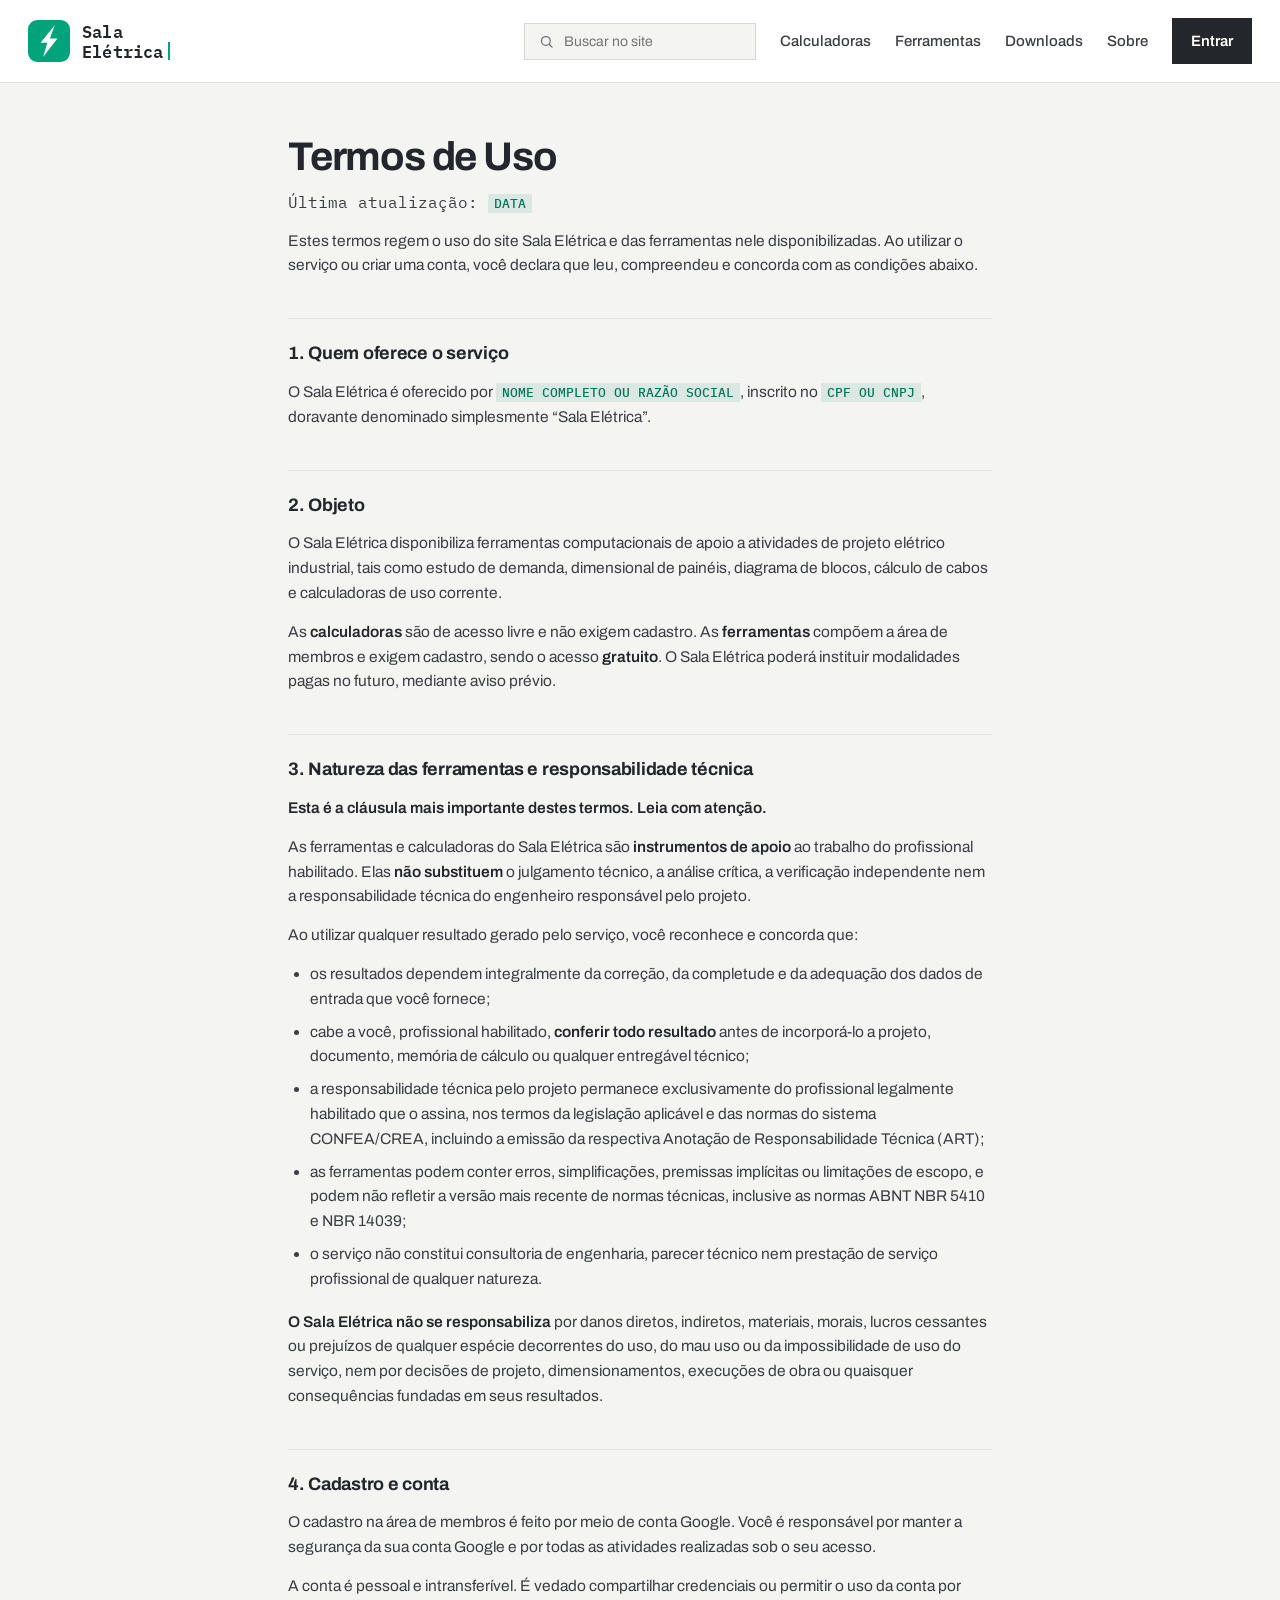
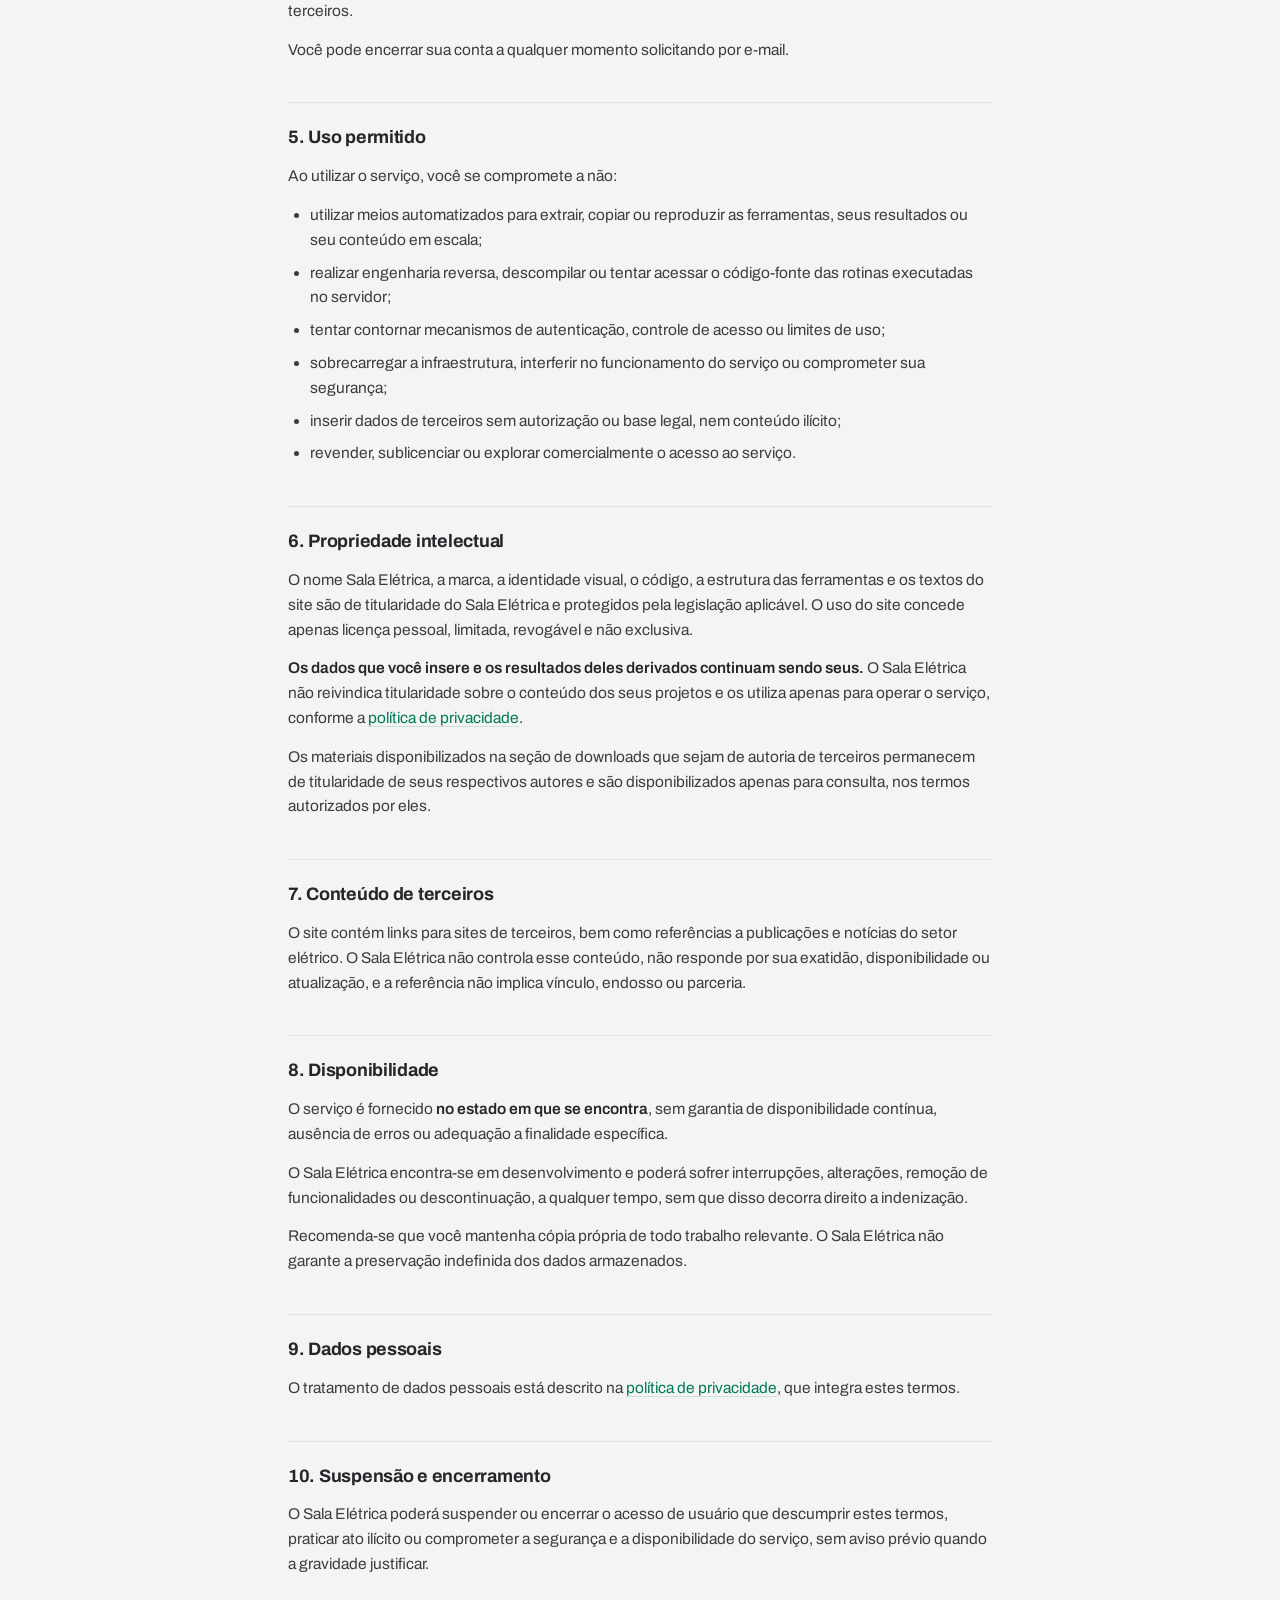
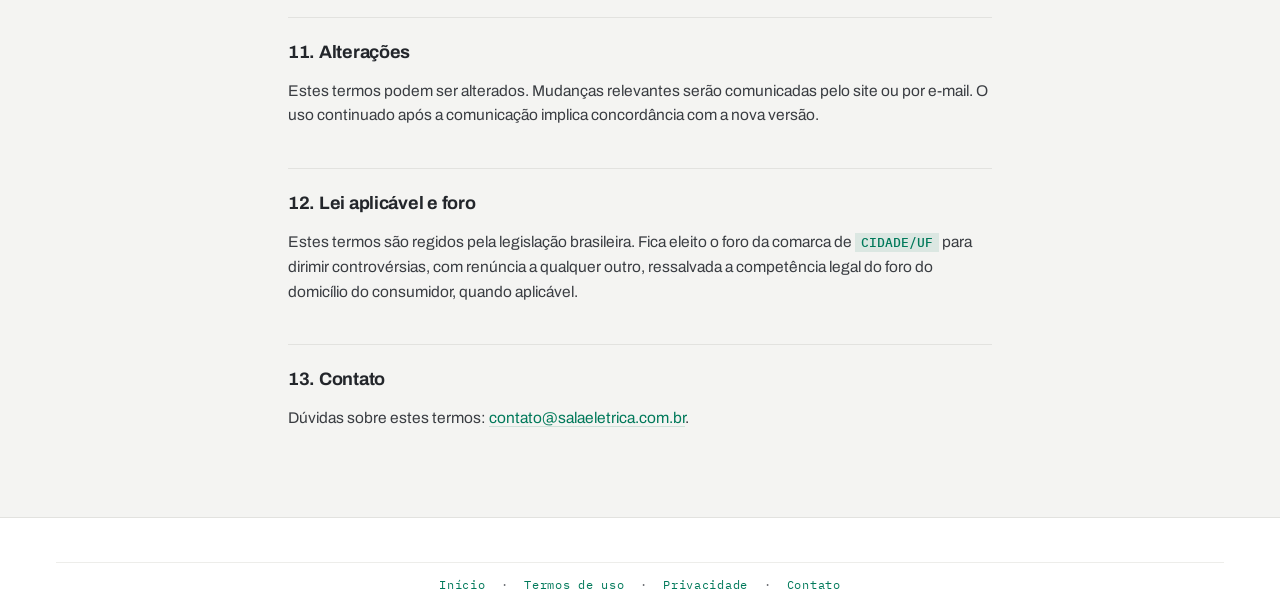
<file: termos.html>
<!DOCTYPE html>
<html lang="pt-BR">
<head>
<meta charset="UTF-8">
<meta name="viewport" content="width=device-width, initial-scale=1">
<title>Termos de Uso — Sala Elétrica</title>
<meta name="description" content="Condições de uso do site Sala Elétrica e das ferramentas de projeto elétrico.">
<meta name="theme-color" content="#00795A">
<link rel="icon" href="/favicon.svg" type="image/svg+xml">
<link rel="icon" href="/favicon.ico" sizes="any">
<link rel="apple-touch-icon" href="/apple-touch-icon.png">
<link rel="preconnect" href="https://fonts.googleapis.com">
<link rel="preconnect" href="https://fonts.gstatic.com" crossorigin>
<link href="https://fonts.googleapis.com/css2?family=Archivo:wght@400;500;600;700&family=IBM+Plex+Mono:wght@400;500;600&display=swap" rel="stylesheet">
<link rel="stylesheet" href="/estilo.css">
</head>
<body>

<header class="topo">
  <a class="marca" href="/">
    <svg width="42" height="42" viewBox="0 0 100 100" role="img" aria-label="Sala Elétrica">
      <path d="M22 0 H78 A22 22 0 0 1 100 22 V78 A22 22 0 0 1 78 100 H22 A22 22 0 0 1 0 78 V22 A22 22 0 0 1 22 0 Z M64 12 L30 54 H46 L36 88 L70 44 H52 Z" fill="#00A37A" fill-rule="evenodd"/>
    </svg>
    <span class="marca-texto">
      <span>Sala</span>
      <span class="marca-linha2"><span>Elétrica</span><span class="marca-cursor"></span></span>
    </span>
  </a>
  <nav class="menu">
    <label class="busca">
      <svg width="15" height="15" viewBox="0 0 24 24" fill="none" stroke="#6E7074" stroke-width="2" aria-hidden="true">
        <circle cx="11" cy="11" r="7"/>
        <path d="M16.5 16.5 L21 21" stroke-linecap="round"/>
      </svg>
      <input type="search" placeholder="Buscar no site" aria-label="Buscar no site">
    </label>
    <a href="/#calculadoras">Calculadoras</a>
    <a href="/#ferramentas">Ferramentas</a>
    <a href="/#downloads">Downloads</a>
    <a href="/sobre">Sobre</a>
    <span class="acesso" id="acesso"><a class="botao botao-escuro" href="/login" style="padding:10px 18px">Entrar</a></span>
  </nav>
</header>

<article class="documento">

  <h1 id="termos-de-uso">Termos de Uso</h1>
  <p class="data-doc">Última atualização: <span class="preencher">DATA</span></p>

  <p>
    Estes termos regem o uso do site Sala Elétrica e das ferramentas nele
    disponibilizadas. Ao utilizar o serviço ou criar uma conta, você declara que leu,
    compreendeu e concorda com as condições abaixo.
  </p>

  <h2 id="1-quem-oferece-o-servico">1. Quem oferece o serviço</h2>
  <p>
    O Sala Elétrica é oferecido por
    <span class="preencher">NOME COMPLETO OU RAZÃO SOCIAL</span>,
    inscrito no <span class="preencher">CPF OU CNPJ</span>,
    doravante denominado simplesmente &ldquo;Sala Elétrica&rdquo;.
  </p>

  <h2 id="2-objeto">2. Objeto</h2>
  <p>
    O Sala Elétrica disponibiliza ferramentas computacionais de apoio a atividades de
    projeto elétrico industrial, tais como estudo de demanda, dimensional de painéis,
    diagrama de blocos, cálculo de cabos e calculadoras de uso corrente.
  </p>
  <p>
    As <strong>calculadoras</strong> são de acesso livre e não exigem cadastro. As
    <strong>ferramentas</strong> compõem a área de membros e exigem cadastro, sendo
    o acesso <strong>gratuito</strong>. O Sala Elétrica poderá instituir modalidades
    pagas no futuro, mediante aviso prévio.
  </p>

  <h2 id="3-natureza-das-ferramentas-e-responsabilidade-te">3. Natureza das ferramentas e responsabilidade técnica</h2>
  <p>
    <strong>Esta é a cláusula mais importante destes termos. Leia com atenção.</strong>
  </p>
  <p>
    As ferramentas e calculadoras do Sala Elétrica são <strong>instrumentos de
    apoio</strong> ao trabalho do profissional habilitado. Elas <strong>não
    substituem</strong> o julgamento técnico, a análise crítica, a verificação
    independente nem a responsabilidade técnica do engenheiro responsável pelo projeto.
  </p>
  <p>
    Ao utilizar qualquer resultado gerado pelo serviço, você reconhece e concorda que:
  </p>
  <ul>
    <li>
      os resultados dependem integralmente da correção, da completude e da adequação
      dos dados de entrada que você fornece;
    </li>
    <li>
      cabe a você, profissional habilitado, <strong>conferir todo resultado</strong>
      antes de incorporá-lo a projeto, documento, memória de cálculo ou qualquer
      entregável técnico;
    </li>
    <li>
      a responsabilidade técnica pelo projeto permanece exclusivamente do profissional
      legalmente habilitado que o assina, nos termos da legislação aplicável e das
      normas do sistema CONFEA/CREA, incluindo a emissão da respectiva Anotação de
      Responsabilidade Técnica (ART);
    </li>
    <li>
      as ferramentas podem conter erros, simplificações, premissas implícitas ou
      limitações de escopo, e podem não refletir a versão mais recente de normas
      técnicas, inclusive as normas ABNT NBR 5410 e NBR 14039;
    </li>
    <li>
      o serviço não constitui consultoria de engenharia, parecer técnico nem prestação
      de serviço profissional de qualquer natureza.
    </li>
  </ul>
  <p>
    <strong>O Sala Elétrica não se responsabiliza</strong> por danos diretos, indiretos,
    materiais, morais, lucros cessantes ou prejuízos de qualquer espécie decorrentes do
    uso, do mau uso ou da impossibilidade de uso do serviço, nem por decisões de
    projeto, dimensionamentos, execuções de obra ou quaisquer consequências fundadas
    em seus resultados.
  </p>

  <h2 id="4-cadastro-e-conta">4. Cadastro e conta</h2>
  <p>
    O cadastro na área de membros é feito por meio de conta Google. Você é responsável
    por manter a segurança da sua conta Google e por todas as atividades realizadas sob
    o seu acesso.
  </p>
  <p>
    A conta é pessoal e intransferível. É vedado compartilhar credenciais ou permitir o
    uso da conta por terceiros.
  </p>
  <p>
    Você pode encerrar sua conta a qualquer momento solicitando por e-mail.
  </p>

  <h2 id="5-uso-permitido">5. Uso permitido</h2>
  <p>Ao utilizar o serviço, você se compromete a não:</p>
  <ul>
    <li>
      utilizar meios automatizados para extrair, copiar ou reproduzir as ferramentas,
      seus resultados ou seu conteúdo em escala;
    </li>
    <li>
      realizar engenharia reversa, descompilar ou tentar acessar o código-fonte das
      rotinas executadas no servidor;
    </li>
    <li>
      tentar contornar mecanismos de autenticação, controle de acesso ou limites de uso;
    </li>
    <li>
      sobrecarregar a infraestrutura, interferir no funcionamento do serviço ou
      comprometer sua segurança;
    </li>
    <li>
      inserir dados de terceiros sem autorização ou base legal, nem conteúdo ilícito;
    </li>
    <li>
      revender, sublicenciar ou explorar comercialmente o acesso ao serviço.
    </li>
  </ul>

  <h2 id="6-propriedade-intelectual">6. Propriedade intelectual</h2>
  <p>
    O nome Sala Elétrica, a marca, a identidade visual, o código, a estrutura das
    ferramentas e os textos do site são de titularidade do Sala Elétrica e protegidos
    pela legislação aplicável. O uso do site concede apenas licença pessoal, limitada,
    revogável e não exclusiva.
  </p>
  <p>
    <strong>Os dados que você insere e os resultados deles derivados continuam sendo
    seus.</strong> O Sala Elétrica não reivindica titularidade sobre o conteúdo dos seus
    projetos e os utiliza apenas para operar o serviço, conforme a
    <a href="/privacidade">política de privacidade</a>.
  </p>
  <p>
    Os materiais disponibilizados na seção de downloads que sejam de autoria de
    terceiros permanecem de titularidade de seus respectivos autores e são
    disponibilizados apenas para consulta, nos termos autorizados por eles.
  </p>

  <h2 id="7-conteudo-de-terceiros">7. Conteúdo de terceiros</h2>
  <p>
    O site contém links para sites de terceiros, bem como referências a publicações e
    notícias do setor elétrico. O Sala Elétrica não controla esse conteúdo, não
    responde por sua exatidão, disponibilidade ou atualização, e a referência não
    implica vínculo, endosso ou parceria.
  </p>

  <h2 id="8-disponibilidade">8. Disponibilidade</h2>
  <p>
    O serviço é fornecido <strong>no estado em que se encontra</strong>, sem garantia de
    disponibilidade contínua, ausência de erros ou adequação a finalidade específica.
  </p>
  <p>
    O Sala Elétrica encontra-se em desenvolvimento e poderá sofrer interrupções,
    alterações, remoção de funcionalidades ou descontinuação, a qualquer tempo, sem que
    disso decorra direito a indenização.
  </p>
  <p>
    Recomenda-se que você mantenha cópia própria de todo trabalho relevante. O Sala
    Elétrica não garante a preservação indefinida dos dados armazenados.
  </p>

  <h2 id="9-dados-pessoais">9. Dados pessoais</h2>
  <p>
    O tratamento de dados pessoais está descrito na
    <a href="/privacidade">política de privacidade</a>, que integra estes termos.
  </p>

  <h2 id="10-suspensao-e-encerramento">10. Suspensão e encerramento</h2>
  <p>
    O Sala Elétrica poderá suspender ou encerrar o acesso de usuário que descumprir
    estes termos, praticar ato ilícito ou comprometer a segurança e a disponibilidade
    do serviço, sem aviso prévio quando a gravidade justificar.
  </p>

  <h2 id="11-alteracoes">11. Alterações</h2>
  <p>
    Estes termos podem ser alterados. Mudanças relevantes serão comunicadas pelo site
    ou por e-mail. O uso continuado após a comunicação implica concordância com a nova
    versão.
  </p>

  <h2 id="12-lei-aplicavel-e-foro">12. Lei aplicável e foro</h2>
  <p>
    Estes termos são regidos pela legislação brasileira. Fica eleito o foro da comarca
    de <span class="preencher">CIDADE/UF</span> para dirimir controvérsias, com renúncia
    a qualquer outro, ressalvada a competência legal do foro do domicílio do consumidor,
    quando aplicável.
  </p>

  <h2 id="13-contato">13. Contato</h2>
  <p>
    Dúvidas sobre estes termos:
    <a href="mailto:contato@salaeletrica.com.br">contato@salaeletrica.com.br</a>.
  </p>
</article>

<footer class="rodape">
  <div class="assinatura" style="padding-top:0">
    <div>
      <a href="/">Início</a> &nbsp;·&nbsp;
      <a href="/termos">Termos de uso</a> &nbsp;·&nbsp;
      <a href="/privacidade">Privacidade</a> &nbsp;·&nbsp;
      <a href="mailto:contato@salaeletrica.com.br">Contato</a>
    </div>
  </div>
</footer>

<script src="/busca.js" defer></script>
<script type="module" src="/sessao.js"></script>
</body>
</html>
</file>
<file: estilo.css>
/* ==========================================================================
   Sala Elétrica — folha de estilo compartilhada
   Base extraída do desenho feito no Claude Design.
   Todas as páginas do site carregam este arquivo.
   ========================================================================== */

:root{
  /* Superfícies */
  --fundo:        #F4F4F2;
  --branco:       #FFFFFF;
  --quase-branco: #FBFBF9;

  /* Texto */
  --tinta:        #23262B;
  --tinta-forte:  #101215;
  --grafite:      #3A3D42;
  --grafite-2:    #5A5D62;
  --cinza:        #6E7074;

  /* Linhas */
  --linha:        #E2E2DF;
  --linha-clara:  #EDEDEA;
  --borda-campo:  #D8D8D4;

  /* Destaque */
  --verde:        #00795A;   /* texto e botões — contraste adequado */
  --verde-vivo:   #00A37A;   /* marca e elementos gráficos */
  --verde-fundo:  #E8F1ED;
  --verde-linha:  #CFE0D9;

  /* Medidas */
  --largura:      1240px;
  --respiro:      28px;

  --mono: 'IBM Plex Mono', ui-monospace, SFMono-Regular, Menlo, monospace;
  --texto: 'Archivo', Helvetica, system-ui, -apple-system, 'Segoe UI', sans-serif;
}

*{box-sizing:border-box}

html{-webkit-text-size-adjust:100%}

body{
  margin:0;
  background:var(--fundo);
  color:var(--tinta);
  font-family:var(--texto);
  line-height:1.6;
  -webkit-font-smoothing:antialiased;
}

a{color:var(--verde);text-decoration:none}
a:hover{color:var(--tinta-forte)}

:focus-visible{outline:2px solid var(--verde);outline-offset:2px}

img{max-width:100%;height:auto}

/* --------------------------------------------------------------------------
   Marca
   -------------------------------------------------------------------------- */

.marca{
  display:flex;align-items:center;gap:12px;
  color:var(--tinta);
}
.marca:hover{color:var(--tinta)}
.marca svg{flex:none}

.marca-texto{
  display:flex;flex-direction:column;gap:1px;
  font-family:var(--mono);
  font-size:17px;font-weight:600;letter-spacing:.01em;
  color:var(--tinta);
}
.marca-texto span{line-height:1.1}
.marca-linha2{display:flex;align-items:center;gap:5px}
.marca-cursor{
  width:2px;height:1.05em;
  background:var(--verde-vivo);
}

/* --------------------------------------------------------------------------
   Cabeçalho
   -------------------------------------------------------------------------- */

.topo{
  display:flex;flex-wrap:wrap;align-items:center;justify-content:space-between;
  gap:20px;
  padding:18px var(--respiro);
  background:var(--branco);
  border-bottom:1px solid var(--linha);
}

.menu{
  display:flex;flex-wrap:wrap;align-items:center;gap:24px;
  font-size:15px;font-weight:500;
}
/* :not(.botao) evita que esta regra sobreponha a cor dos botoes do menu */
.menu a:not(.botao){color:var(--grafite)}
.menu a:not(.botao):hover{color:var(--tinta-forte)}

.busca{
  display:flex;align-items:center;gap:8px;
  padding:9px 14px;
  background:var(--fundo);
  border:1px solid var(--borda-campo);
  min-width:200px;
}
.busca input{
  flex:1;min-width:0;border:none;outline:none;background:transparent;
  font-family:var(--texto);font-size:14px;color:var(--tinta);
}

/* --------------------------------------------------------------------------
   Acesso: botão Entrar ou menu do usuário
   -------------------------------------------------------------------------- */

.acesso{display:inline-flex;align-items:center;min-height:38px}

.usuario-menu{position:relative}

.usuario-botao{
  display:flex;align-items:center;gap:9px;
  padding:6px 12px 6px 6px;
  background:var(--branco);border:1px solid var(--borda-campo);
  font-family:var(--texto);font-size:14px;font-weight:600;color:var(--tinta);
  cursor:pointer;
}
.usuario-botao:hover{border-color:var(--verde);color:var(--verde)}
.usuario-botao img{width:26px;height:26px;border-radius:50%;flex:none}
.avatar-letras{
  display:flex;align-items:center;justify-content:center;flex:none;
  width:26px;height:26px;border-radius:50%;
  background:var(--verde);color:var(--branco);
  font-family:var(--mono);font-size:11px;font-weight:600;
}
.usuario-nome{max-width:12ch;overflow:hidden;text-overflow:ellipsis;white-space:nowrap}

.usuario-lista{
  position:absolute;top:calc(100% + 6px);right:0;z-index:50;min-width:224px;
  background:var(--branco);border:1px solid var(--linha);
  box-shadow:0 10px 30px rgba(16,18,21,.14);
}
.usuario-lista[hidden]{display:none}
.usuario-cabeca{
  display:flex;flex-direction:column;gap:2px;
  padding:13px 15px;border-bottom:1px solid var(--linha-clara);
}
.usuario-cabeca strong{font-size:14px;letter-spacing:-.01em}
.usuario-cabeca span{font-size:12.5px;color:var(--grafite-2);overflow:hidden;text-overflow:ellipsis}
.usuario-lista a,.usuario-lista button{
  display:block;width:100%;text-align:left;
  padding:11px 15px;border:none;background:none;
  font-family:var(--texto);font-size:14px;font-weight:500;color:var(--grafite);cursor:pointer;
}
.usuario-lista a:hover,.usuario-lista button:hover{background:var(--verde-fundo);color:var(--verde)}
.usuario-lista button{border-top:1px solid var(--linha-clara);color:var(--cinza)}

/* --------------------------------------------------------------------------
   Resultados da busca
   -------------------------------------------------------------------------- */

.busca.busca-ativa{position:relative}

.resultados{
  position:absolute;top:calc(100% + 6px);left:0;right:0;z-index:50;
  max-height:min(420px,70vh);overflow-y:auto;
  background:var(--branco);border:1px solid var(--linha);
  box-shadow:0 10px 30px rgba(16,18,21,.14);
}
.resultados[hidden]{display:none}

.resultado{
  display:block;padding:12px 14px;
  border-bottom:1px solid var(--linha-clara);color:var(--tinta);
}
.resultado:last-child{border-bottom:none}
.resultado:hover,.resultado.marcado{background:var(--verde-fundo);color:var(--tinta)}

.r-titulo{display:block;font-size:14.5px;font-weight:600;line-height:1.3}
.r-onde{
  display:block;margin-top:2px;
  font-family:var(--mono);font-size:10.5px;letter-spacing:.08em;
  text-transform:uppercase;color:var(--verde);
}
.r-trecho{
  display:block;margin-top:5px;
  font-size:12.5px;line-height:1.5;color:var(--grafite-2);
}
.r-trecho mark{background:rgba(0,163,122,.22);color:var(--tinta-forte);padding:0 1px}

.sem-resultado{margin:0;padding:16px 14px;font-size:13.5px;color:var(--grafite-2)}
.sem-resultado strong{color:var(--tinta)}

@media (max-width:820px){
  .resultados{max-height:60vh}
}

/* --------------------------------------------------------------------------
   Botões
   -------------------------------------------------------------------------- */

.botao{
  display:inline-flex;align-items:center;justify-content:center;gap:8px;
  padding:13px 22px;
  font-family:var(--texto);font-size:15px;font-weight:600;
  border:1px solid transparent;cursor:pointer;
  transition:opacity .14s ease;
}
.botao:hover{opacity:.88}

.botao-verde{background:var(--verde);border-color:var(--verde);color:var(--branco)}
.botao-verde:hover{color:var(--branco)}

.botao-escuro{background:var(--tinta);border-color:var(--tinta);color:var(--branco)}
.botao-escuro:hover{color:var(--branco)}

.botao-claro{background:var(--branco);border-color:var(--borda-campo);color:var(--tinta)}
.botao-claro:hover{color:var(--tinta)}

/* --------------------------------------------------------------------------
   Estrutura de seções
   -------------------------------------------------------------------------- */

.faixa-conteudo{
  max-width:var(--largura);
  margin:0 auto;
  padding:0 var(--respiro) 64px;
}

.cabecalho-secao{
  display:flex;flex-wrap:wrap;align-items:baseline;justify-content:space-between;
  gap:16px;
  padding-bottom:16px;
  border-bottom:2px solid var(--tinta);
}
.cabecalho-secao h2{
  margin:0;
  font-size:clamp(24px,2.6vw,32px);
  font-weight:700;letter-spacing:-.03em;
}

.etiqueta{
  display:flex;align-items:center;gap:8px;
  font-family:var(--mono);font-size:12px;
  letter-spacing:.1em;text-transform:uppercase;
  color:var(--cinza);
}
.etiqueta-verde{color:var(--verde)}
.ponto{width:8px;height:8px;background:var(--verde-vivo);flex:none}
.ponto-escuro{width:8px;height:8px;background:var(--tinta);flex:none}

.sobrelinha{
  font-family:var(--mono);font-size:13px;font-weight:500;
  letter-spacing:.16em;text-transform:uppercase;
  color:var(--verde);
}

/* --------------------------------------------------------------------------
   Grades e cartões
   -------------------------------------------------------------------------- */

.grade{
  display:grid;
  grid-template-columns:repeat(auto-fit,minmax(250px,1fr));
  gap:16px;
  padding-top:24px;
}
.grade-larga{grid-template-columns:repeat(auto-fit,minmax(300px,1fr))}

.cartao{
  display:flex;flex-direction:column;gap:8px;
  padding:22px;
  background:var(--branco);
  border:1px solid var(--linha);
  color:var(--tinta);
}
a.cartao:hover{border-color:var(--verde);color:var(--tinta)}

.cartao-titulo{font-size:18px;font-weight:700;letter-spacing:-.02em}
.cartao-texto{font-size:14px;line-height:1.55;color:var(--grafite-2);text-wrap:pretty}

.cartao-futuro{
  background:var(--quase-branco);
  border:1px dashed var(--borda-campo);
}
.cartao-futuro .cartao-titulo,
.cartao-futuro .cartao-texto{color:var(--grafite-2)}

.selo{
  margin-top:auto;padding-top:10px;
  font-family:var(--mono);font-size:12px;
  letter-spacing:.08em;font-weight:600;
  color:var(--cinza);
}
.selo-verde{color:var(--verde)}

/* --------------------------------------------------------------------------
   Título de seção clicável e botão "Ver mais..."
   -------------------------------------------------------------------------- */

.titulo-secao{
  display:inline-flex;align-items:center;gap:9px;
  color:var(--tinta);
}
.titulo-secao:hover{color:var(--verde)}
.titulo-secao .seta-titulo{
  flex:none;opacity:0;transform:translateX(-5px);
  transition:opacity .16s ease,transform .16s ease;
}
.titulo-secao:hover .seta-titulo{opacity:1;transform:translateX(0)}

.ver-mais{
  display:inline-flex;align-items:center;gap:7px;
  padding:8px 15px;
  background:var(--branco);
  border:1px solid var(--borda-campo);
  color:var(--grafite);
  font-size:13.5px;font-weight:600;
  white-space:nowrap;
}
.ver-mais:hover{border-color:var(--verde);color:var(--verde)}
.ver-mais .seta{flex:none;transition:transform .16s ease}
.ver-mais:hover .seta{transform:translateX(3px)}

.acoes-secao{display:flex;align-items:center;gap:14px;flex-wrap:wrap}

/* --------------------------------------------------------------------------
   Cabeçalho das páginas internas
   -------------------------------------------------------------------------- */

.capa{
  max-width:var(--largura);margin:0 auto;
  padding:52px var(--respiro) 36px;
}
.capa h1{
  margin:10px 0 12px;
  font-size:clamp(30px,4.2vw,46px);
  font-weight:700;letter-spacing:-.035em;line-height:1.08;
}
.capa p{
  margin:0;font-size:17px;line-height:1.6;
  color:var(--grafite);max-width:64ch;text-wrap:pretty;
}
.trilha{
  font-family:var(--mono);font-size:12px;
  letter-spacing:.1em;text-transform:uppercase;color:var(--cinza);
}
.trilha a{color:var(--cinza)}
.trilha a:hover{color:var(--verde)}

/* --------------------------------------------------------------------------
   Tabelas de consulta (páginas de calculadoras e de downloads)
   -------------------------------------------------------------------------- */

.busca-tabela{max-width:280px;margin-bottom:22px}
.bloco-tabela{margin-top:26px}
.bloco-tabela:first-of-type{margin-top:0}
.bloco-tabela h3{
  margin:0 0 10px;font-family:var(--mono);font-size:12px;letter-spacing:.12em;
  text-transform:uppercase;color:var(--grafite-2);font-weight:500;
}
.rolagem{overflow-x:auto}
.tabela-dados{width:100%;border-collapse:collapse;font-size:14.5px}
.tabela-dados th{
  position:sticky;top:0;z-index:1;text-align:left;padding:9px 12px;
  background:var(--quase-branco);border-bottom:2px solid var(--tinta);
  font-family:var(--mono);font-size:11px;letter-spacing:.08em;text-transform:uppercase;
  color:var(--grafite);font-weight:600;white-space:nowrap;
}
.tabela-dados td{
  padding:8px 12px;border-bottom:1px solid var(--linha-clara);
  font-variant-numeric:tabular-nums;color:var(--tinta);white-space:nowrap;
}
.tabela-dados td:first-child{font-weight:600}
/* Tabelas com texto longo quebram em linha, em vez de rolar de lado */
.tabela-dados.quebra th,.tabela-dados.quebra td{white-space:normal}
.tabela-dados.quebra td{font-variant-numeric:normal}
.tabela-dados tr:hover td{background:var(--verde-fundo)}
.tabela-dados tr[hidden]{display:none}
.vazio-busca{padding:16px 0;font-size:14px;color:var(--cinza)}
.nota-tabela{
  margin:22px 0 0;padding-top:14px;border-top:1px solid var(--linha);
  font-size:13.5px;line-height:1.6;color:var(--grafite-2);
}


/* --------------------------------------------------------------------------
   Rodapé
   -------------------------------------------------------------------------- */

.rodape{
  background:var(--branco);
  border-top:1px solid var(--linha);
  padding:44px var(--respiro) 0;
}
.rodape-grade{
  max-width:var(--largura);margin:0 auto;
  display:grid;
  grid-template-columns:repeat(auto-fit,minmax(200px,1fr));
  gap:36px 40px;
}
.rodape-sobre{
  display:flex;flex-direction:column;gap:14px;
  min-width:240px;
}
.rodape-sobre p{
  margin:0;font-size:14px;line-height:1.55;
  color:var(--grafite-2);max-width:42ch;text-wrap:pretty;
}
.rodape-coluna{display:flex;flex-direction:column;gap:9px}
.rodape-coluna a{font-size:14px;color:var(--grafite)}
.rodape-coluna a:hover{color:var(--tinta-forte)}
.rodape-titulo{
  font-family:var(--mono);font-size:12px;
  letter-spacing:.12em;text-transform:uppercase;
  color:var(--cinza);font-weight:700;
}
.nota-membros{
  font-size:10px;color:var(--cinza);
  font-family:var(--mono);
}

.assinatura{
  max-width:var(--largura);margin:0 auto;
  padding:36px var(--respiro) 20px;
}
.assinatura div{
  padding-top:12px;
  border-top:1px solid var(--linha-clara);
  text-align:center;
  font-family:var(--mono);font-size:12px;
  letter-spacing:.06em;color:var(--cinza);
}

/* --------------------------------------------------------------------------
   Aviso técnico
   -------------------------------------------------------------------------- */

.alerta{
  display:flex;gap:14px;align-items:flex-start;
  padding:16px 18px;
  background:var(--verde-fundo);
  border:1px solid var(--verde-linha);
  border-left:4px solid var(--verde);
}
.alerta svg{flex:none;margin-top:2px}
.alerta p{margin:0;font-size:13.5px;line-height:1.6;color:var(--grafite)}
.alerta strong{color:var(--verde);font-weight:700}

/* --------------------------------------------------------------------------
   Páginas de documento (termos, privacidade)
   -------------------------------------------------------------------------- */

.documento{
  max-width:760px;margin:0 auto;
  padding:52px var(--respiro) 72px;
}
.documento h1{
  font-size:clamp(28px,5vw,40px);font-weight:700;
  letter-spacing:-.03em;line-height:1.12;margin:0 0 10px;
}
.documento h2{
  font-size:18px;font-weight:700;letter-spacing:-.015em;
  margin:40px 0 12px;padding-top:20px;
  border-top:1px solid var(--linha);
}
.documento h3{font-size:15px;font-weight:600;margin:24px 0 8px;color:var(--verde)}
.documento p,.documento li{font-size:15.5px;color:var(--grafite);margin:0 0 14px}
.documento strong{color:var(--tinta);font-weight:600}
.documento ul{padding-left:22px;margin:0 0 18px}
.documento li{margin-bottom:8px}
.documento a{border-bottom:1px solid var(--verde-linha)}

.documento table{width:100%;border-collapse:collapse;margin:0 0 20px;font-size:14px}
.documento th,.documento td{
  text-align:left;padding:10px 12px;
  border:1px solid var(--linha);vertical-align:top;color:var(--grafite);
}
.documento th{color:var(--tinta);font-weight:600;background:var(--quase-branco)}

.data-doc{
  font-family:var(--mono);font-size:11.5px;
  color:var(--cinza);margin:0 0 40px;
}

.preencher{
  background:rgba(0,121,90,.1);
  color:var(--verde);
  padding:1px 6px;
  font-family:var(--mono);font-size:13px;font-weight:500;
}

/* --------------------------------------------------------------------------
   Responsivo
   -------------------------------------------------------------------------- */

@media (max-width:820px){
  .topo{gap:14px}
  .busca{order:3;width:100%;min-width:0}
  .menu{gap:18px;font-size:14px}
}

@media (max-width:560px){
  :root{--respiro:18px}
  .documento table{font-size:13px}
  .documento th,.documento td{padding:8px 9px}
}

@media (prefers-reduced-motion:reduce){
  *{animation-duration:.01ms !important;transition-duration:.01ms !important}
}
</file>
